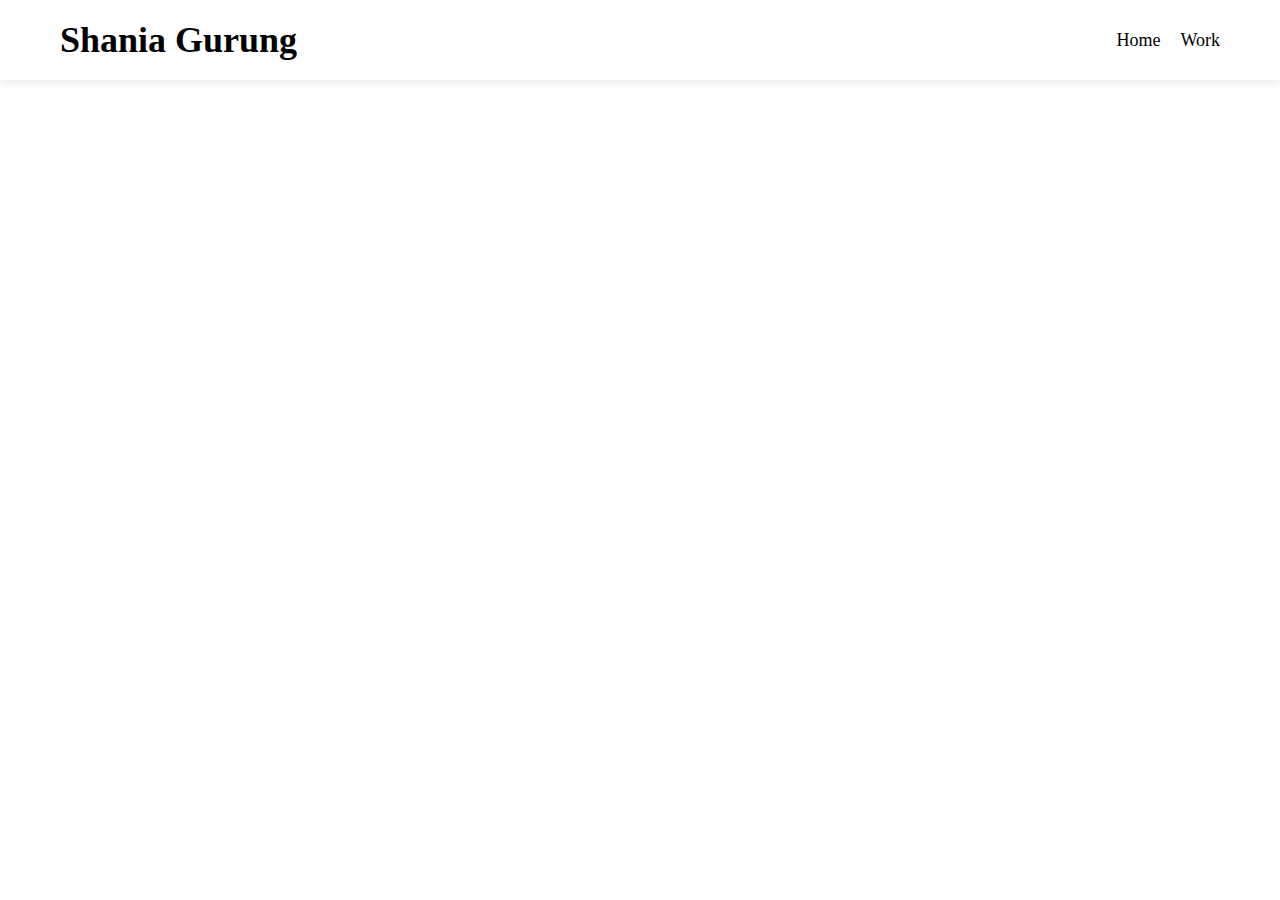
<file: Takeout /index.html>
<!DOCTYPE html>
<html lang="en">
<head>
    <meta charset="UTF-8">
    <meta name="viewport" content="width=device-width, initial-scale=1.0">
    <link rel="stylesheet" href="styles.css">
    <title>Take Out App</title>
</head>
<body>
    <header class="header">
        <h1>
           Shania Gurung 
       </h1>
       <nav class="heading">
           <ul class="nav">
               <li><a href="/Portfolio/index.html">Home</a></li>
               <li><a href="/Portfolio/index.html#work">Work</a></li>
           </ul>
       </nav>
   </header>
</body>
</html>
</file>
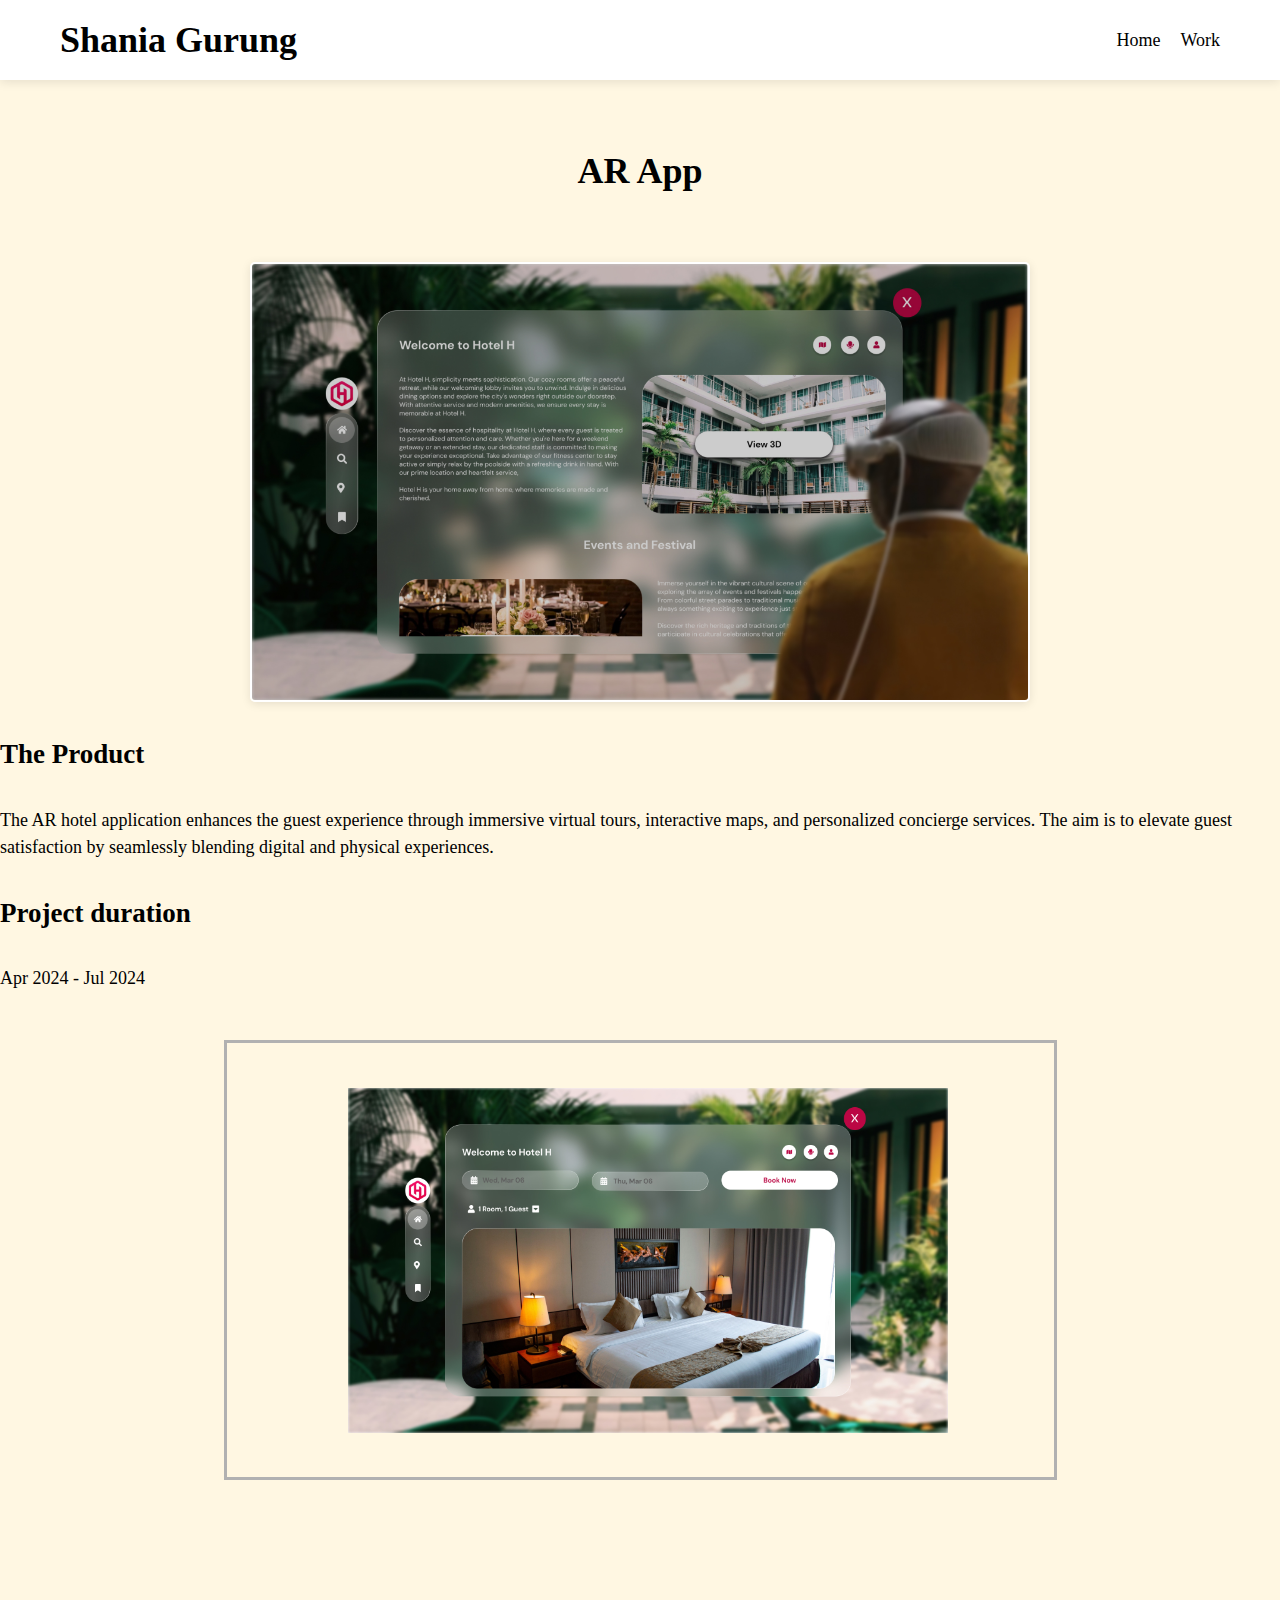
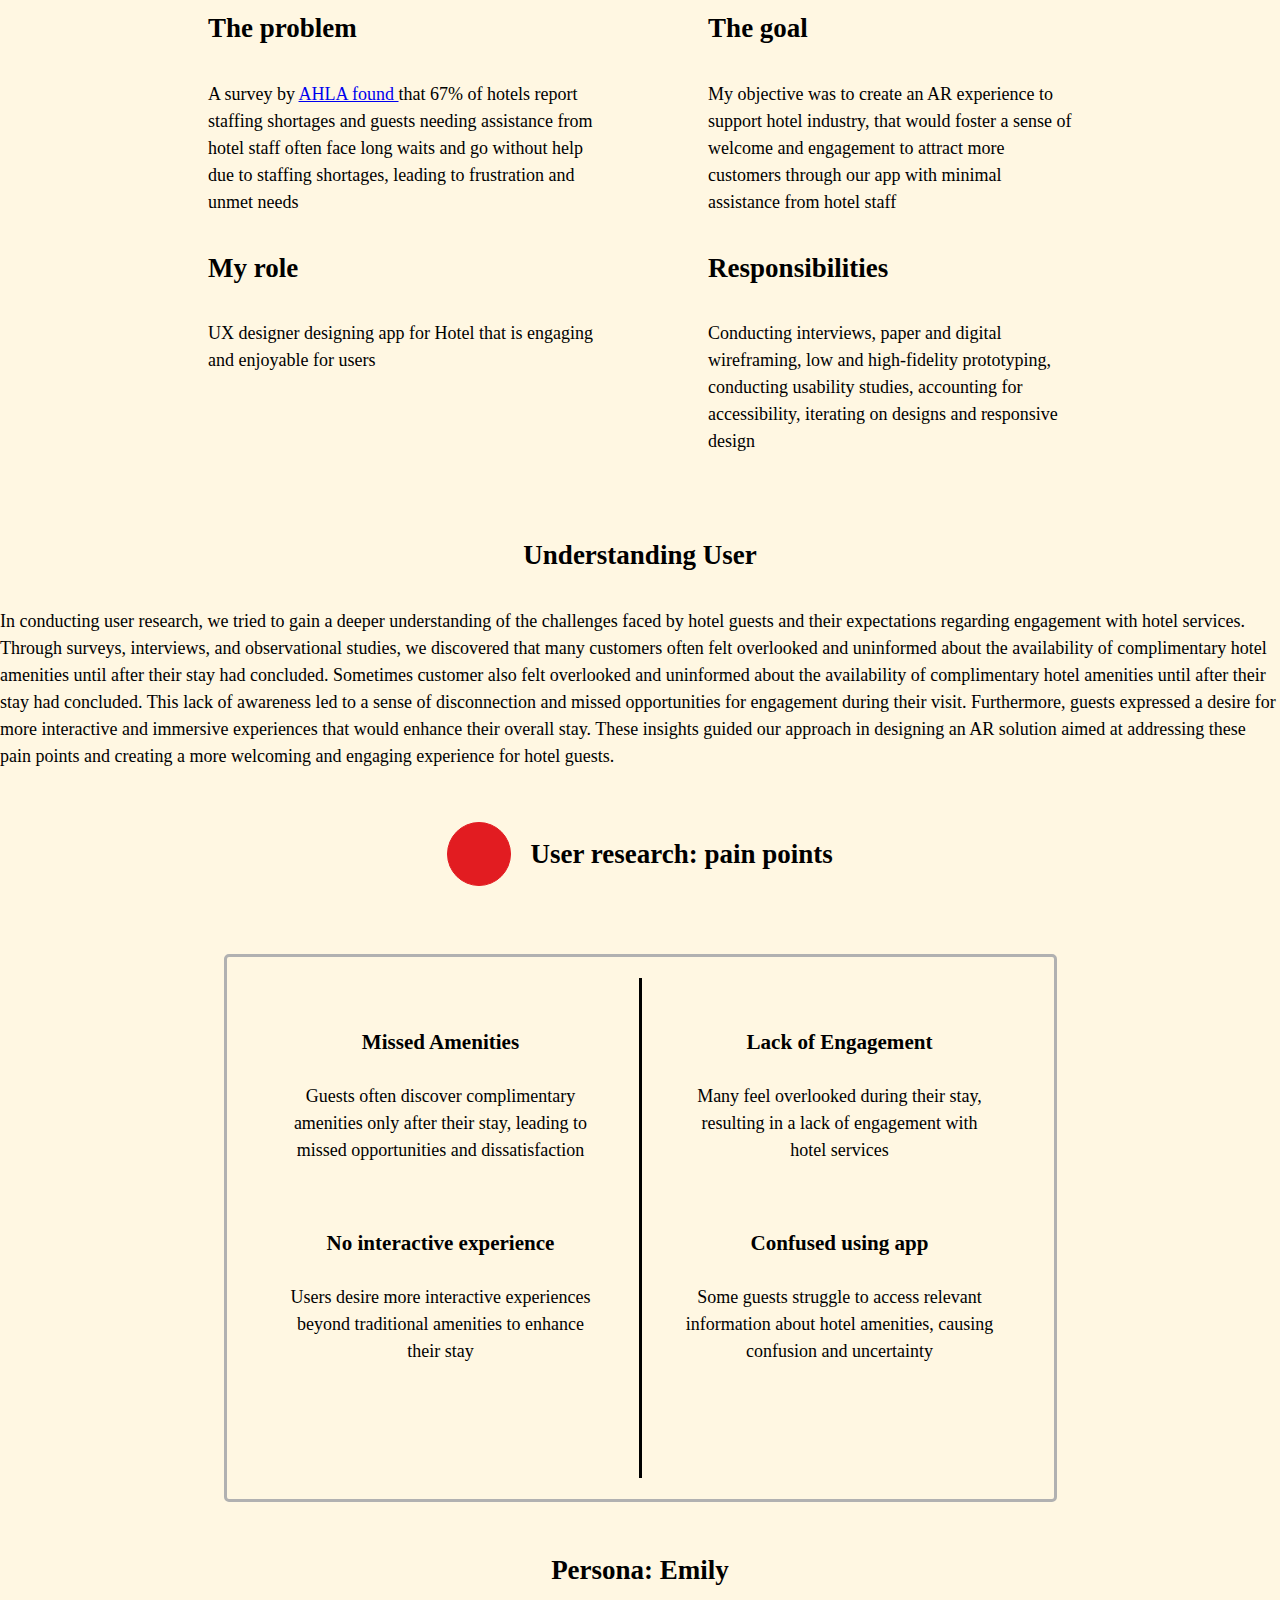
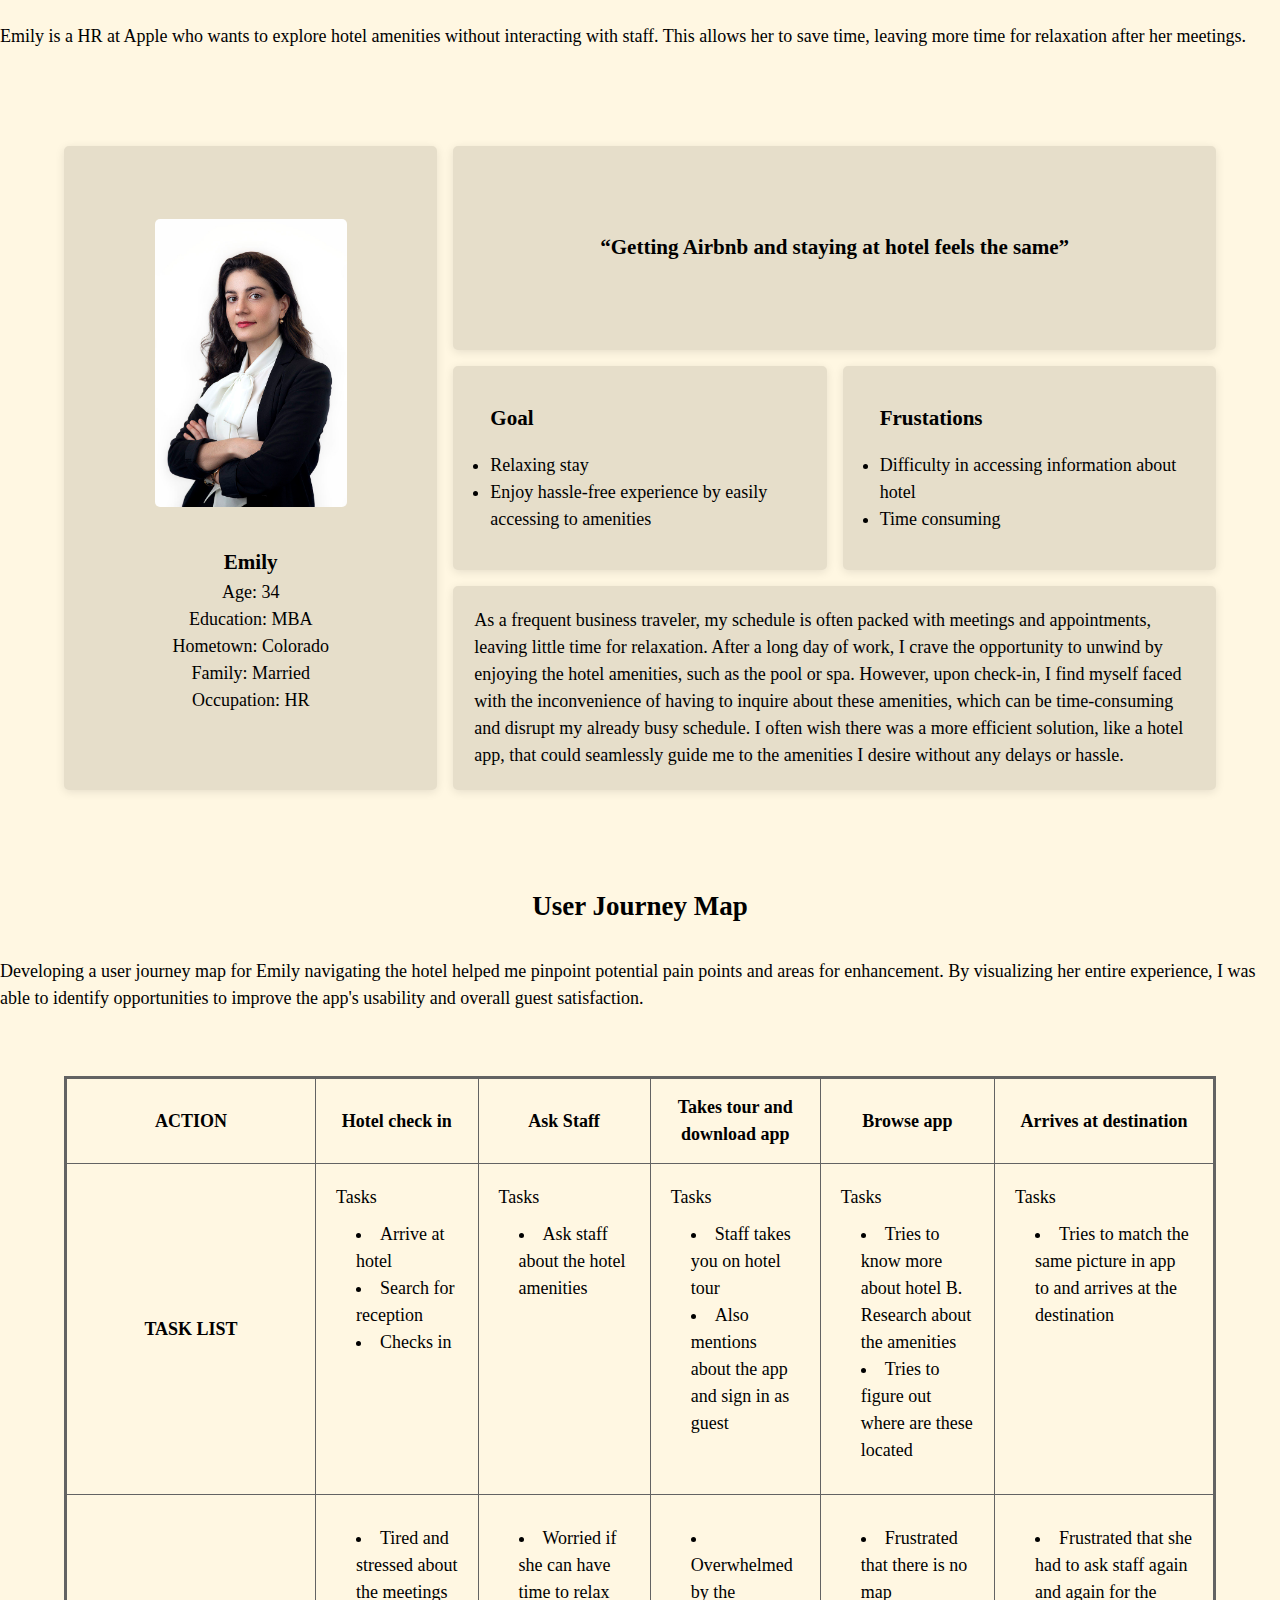
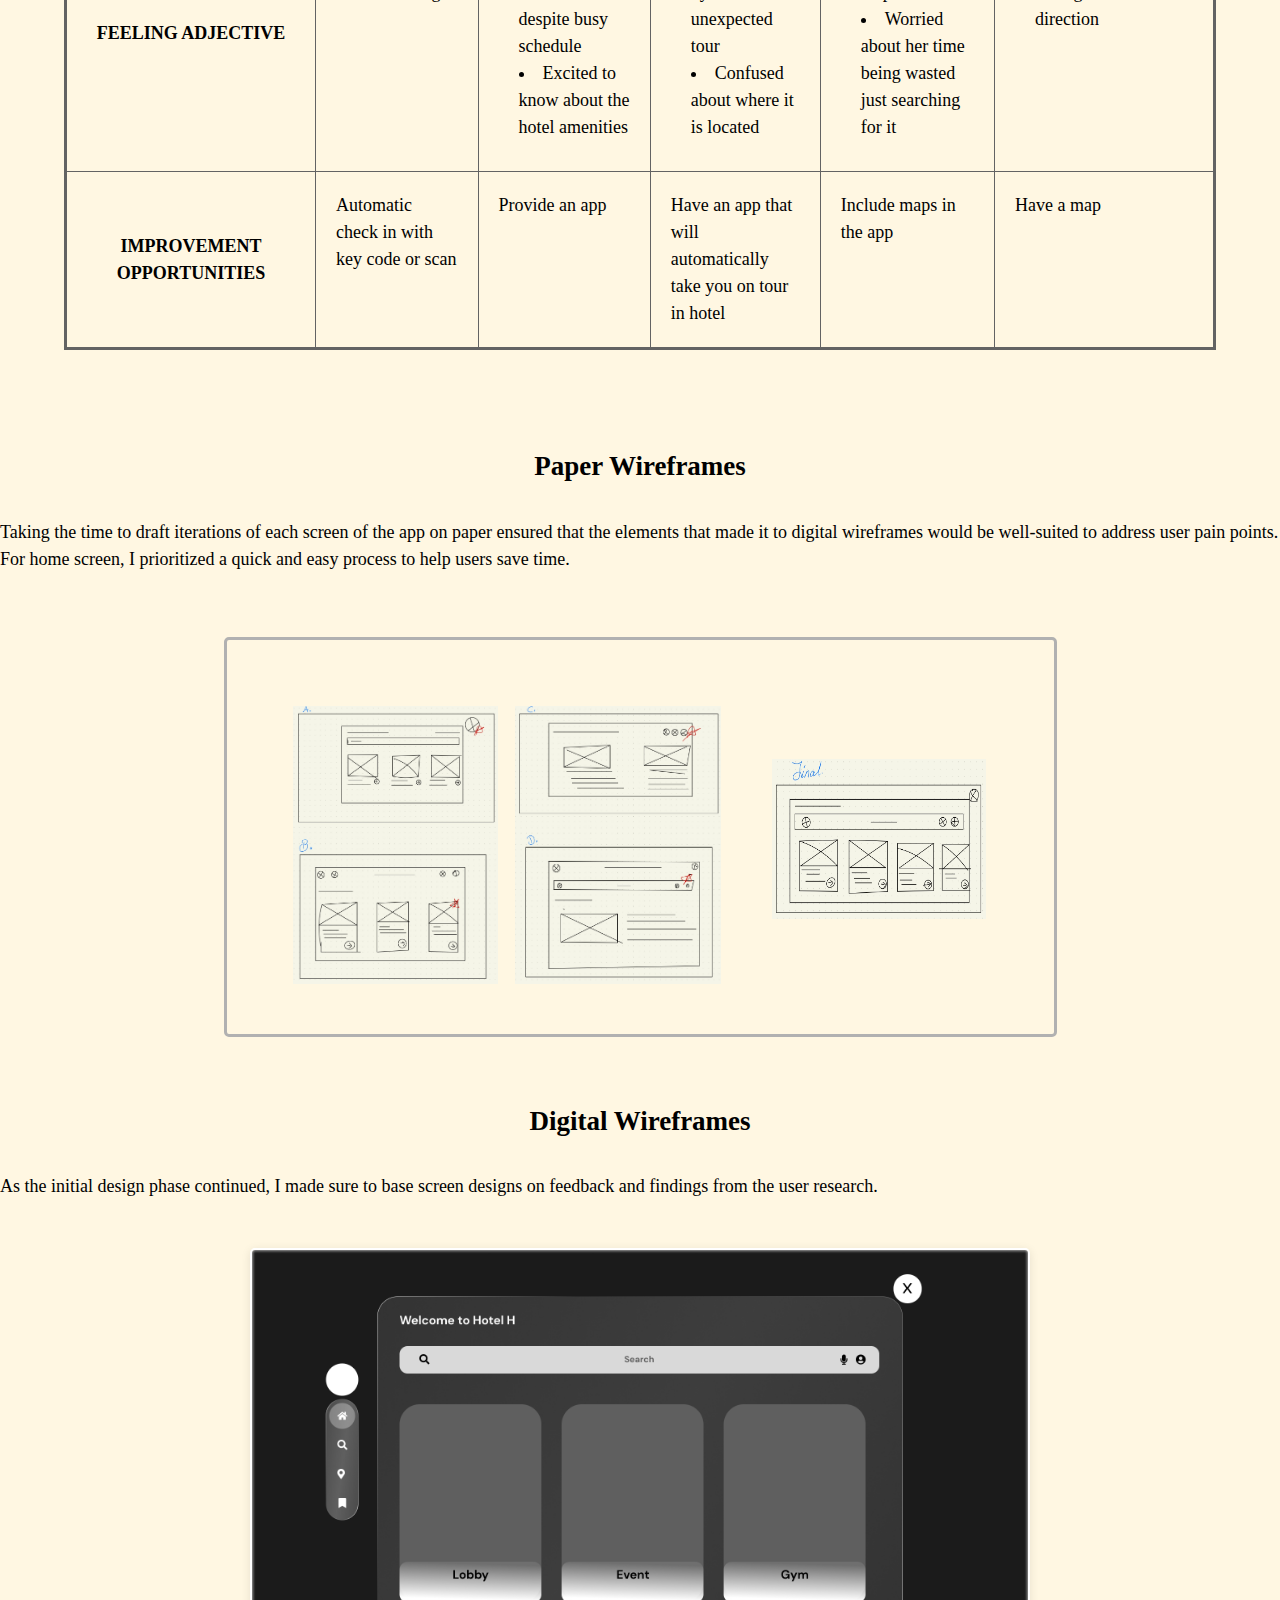
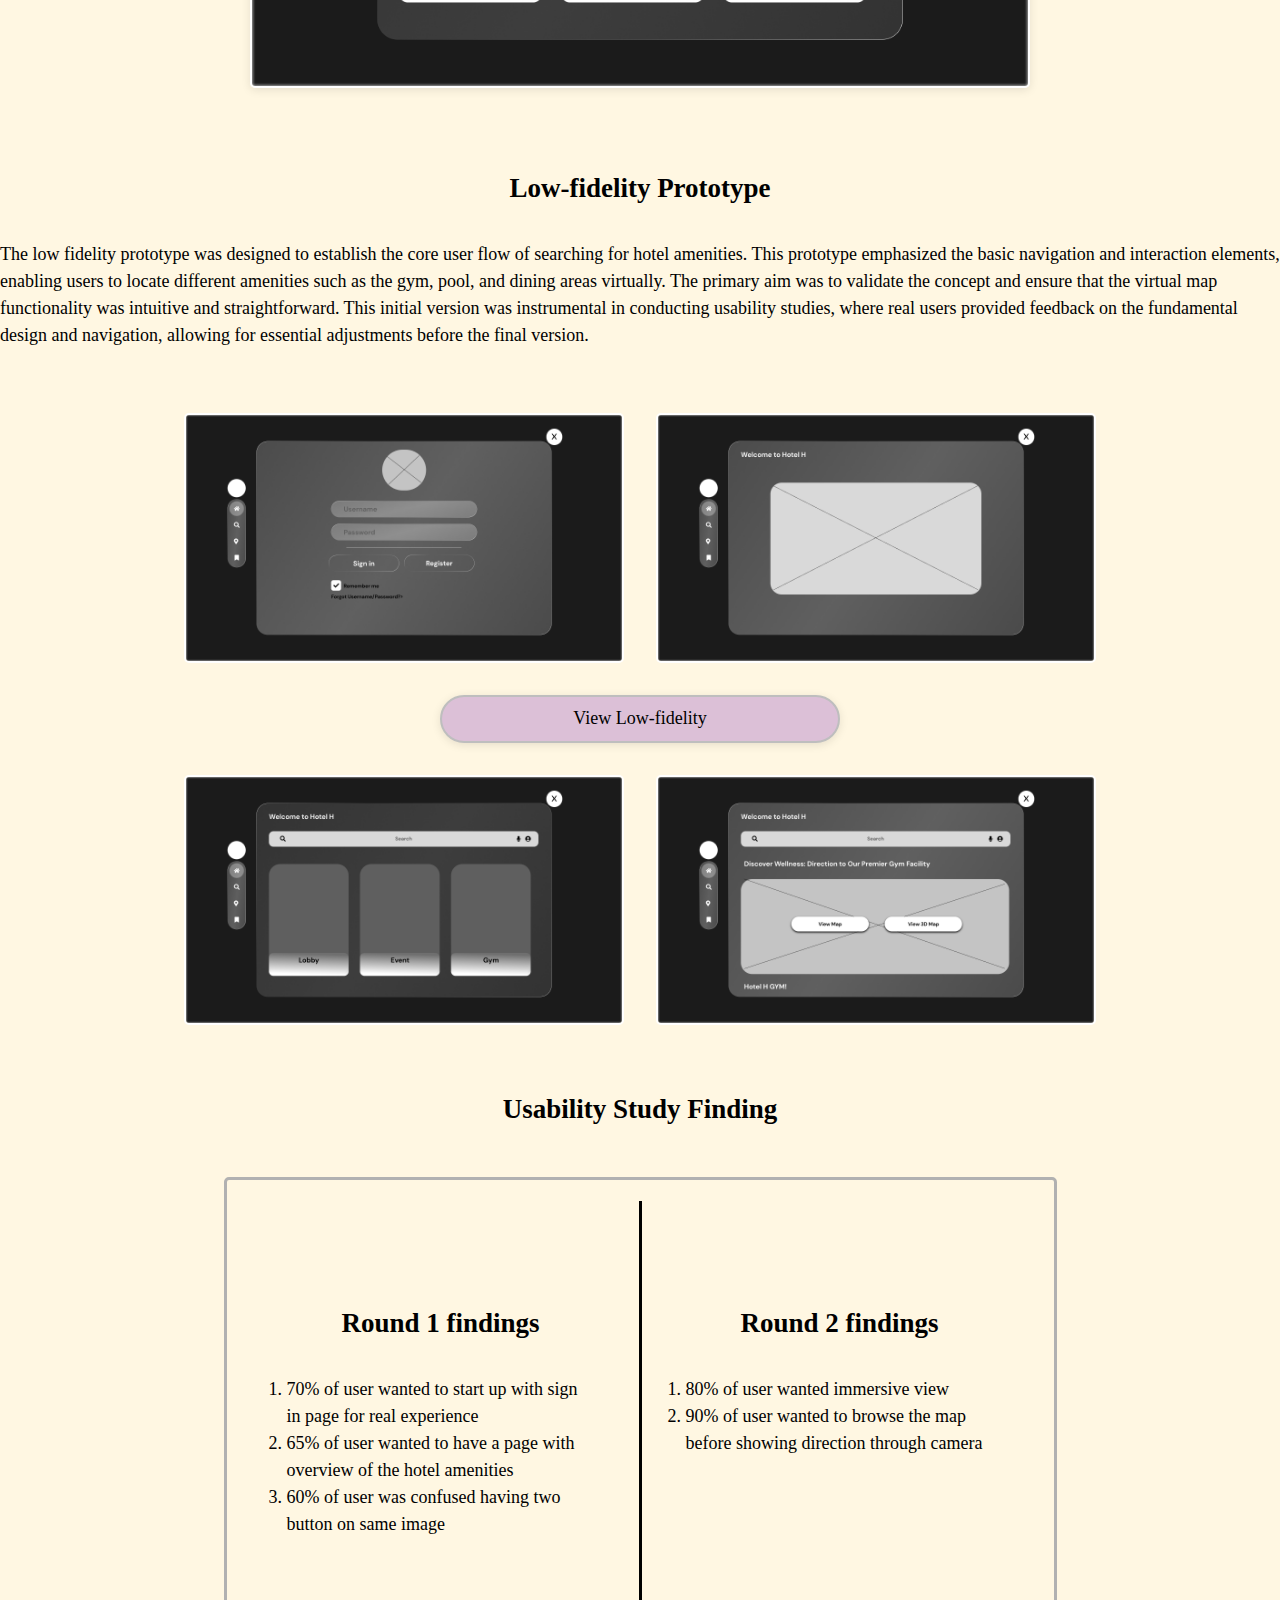
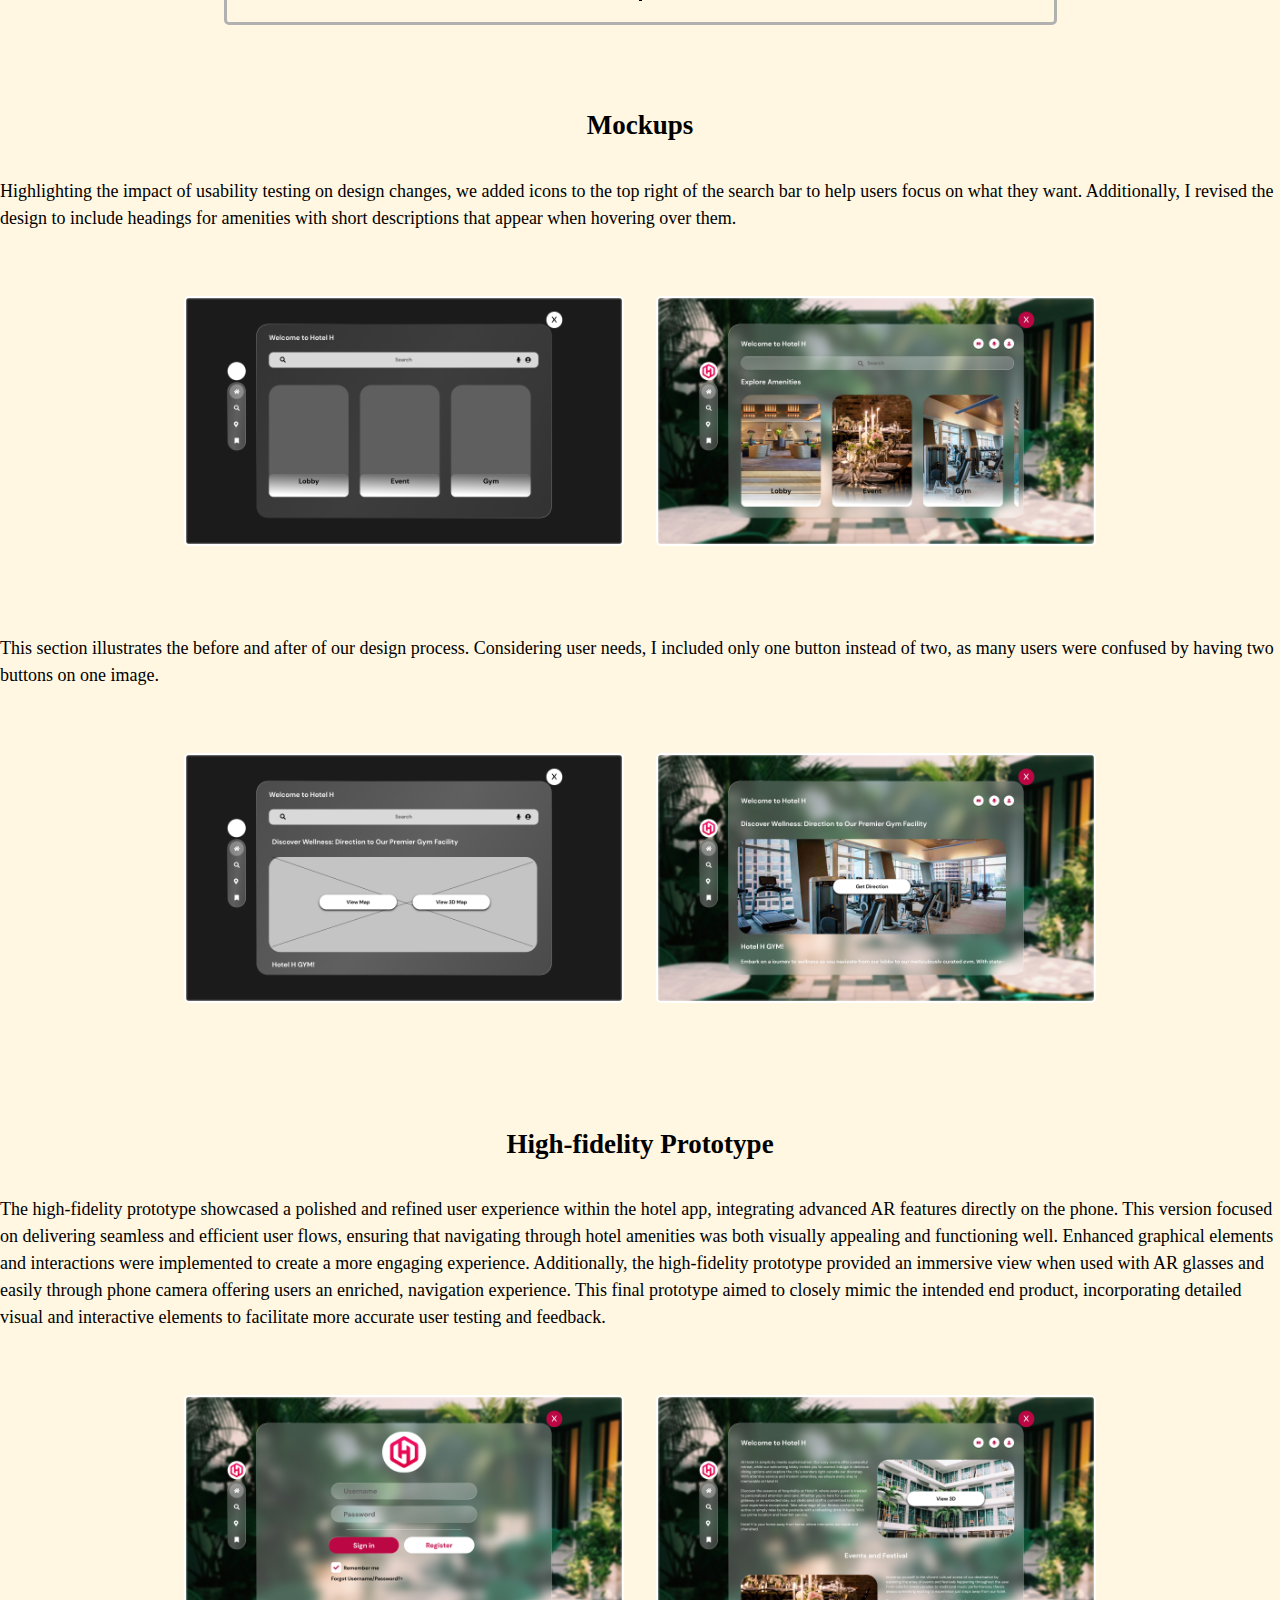
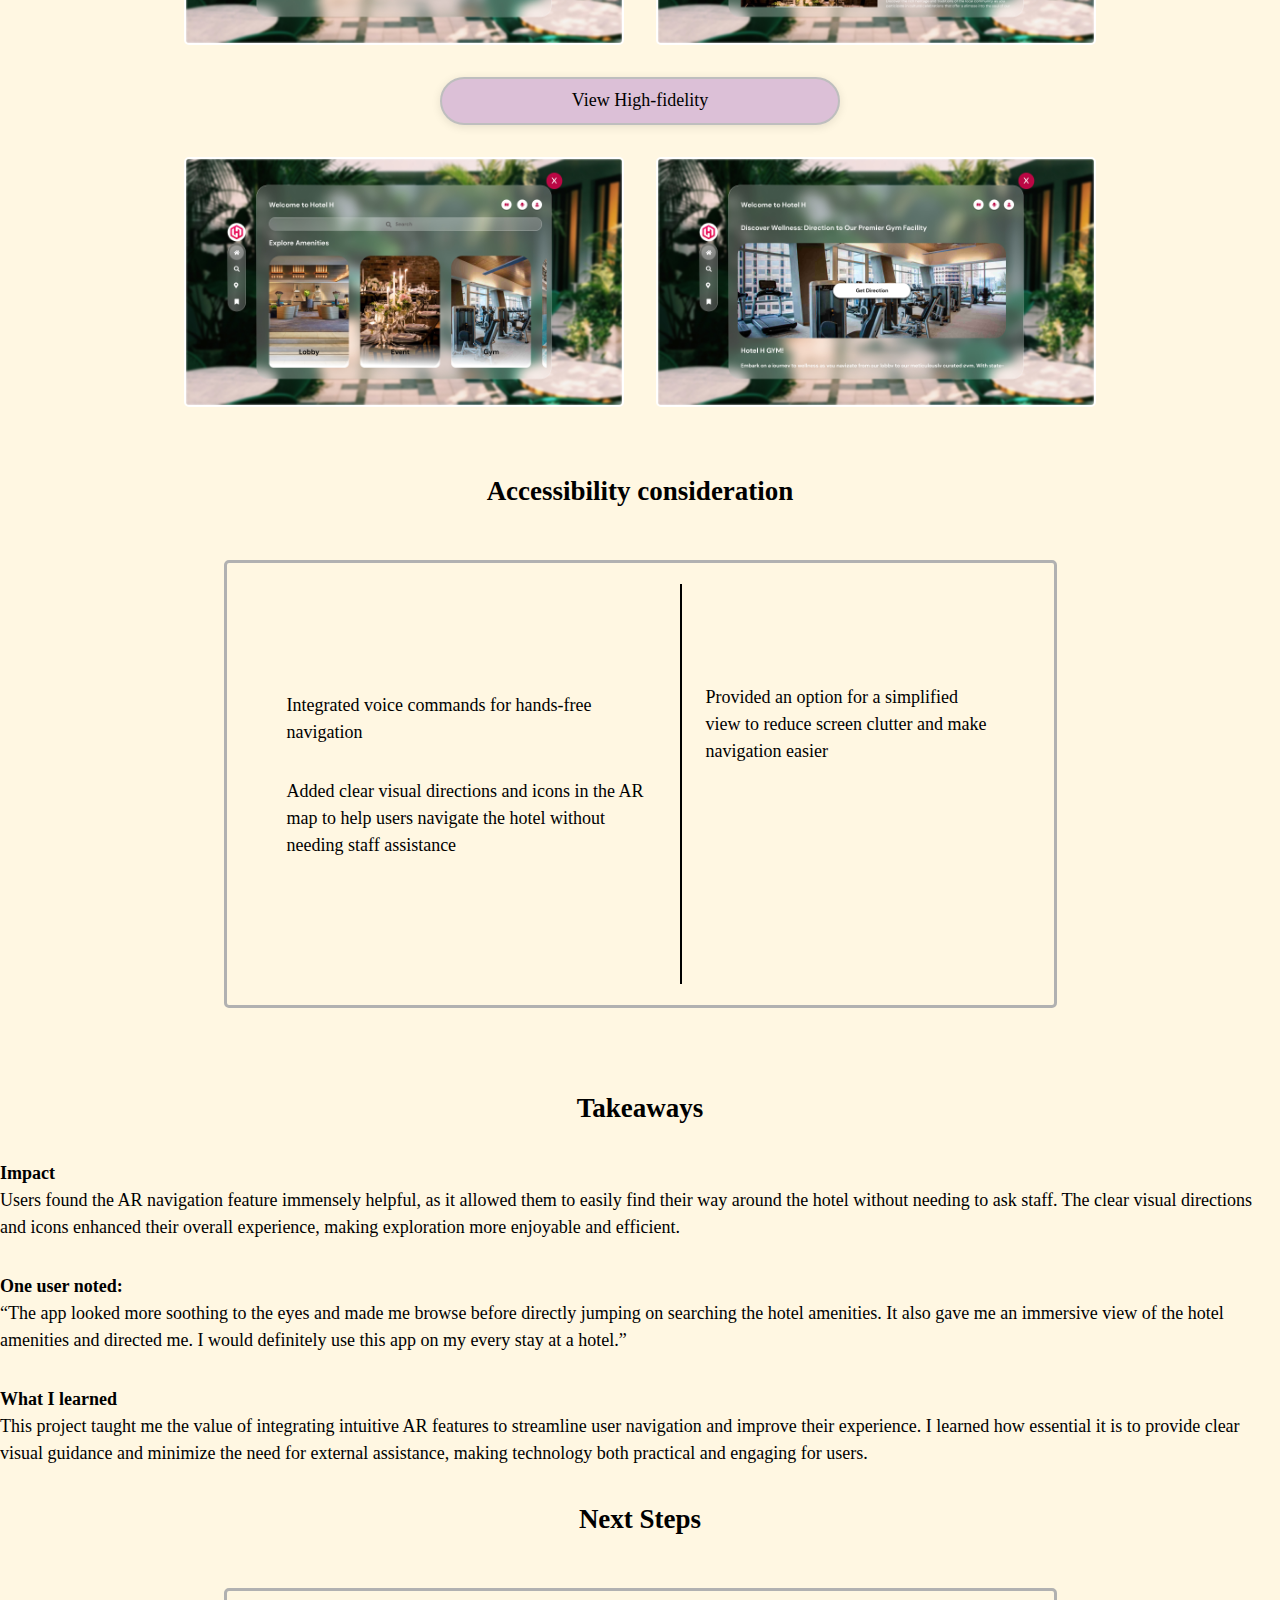
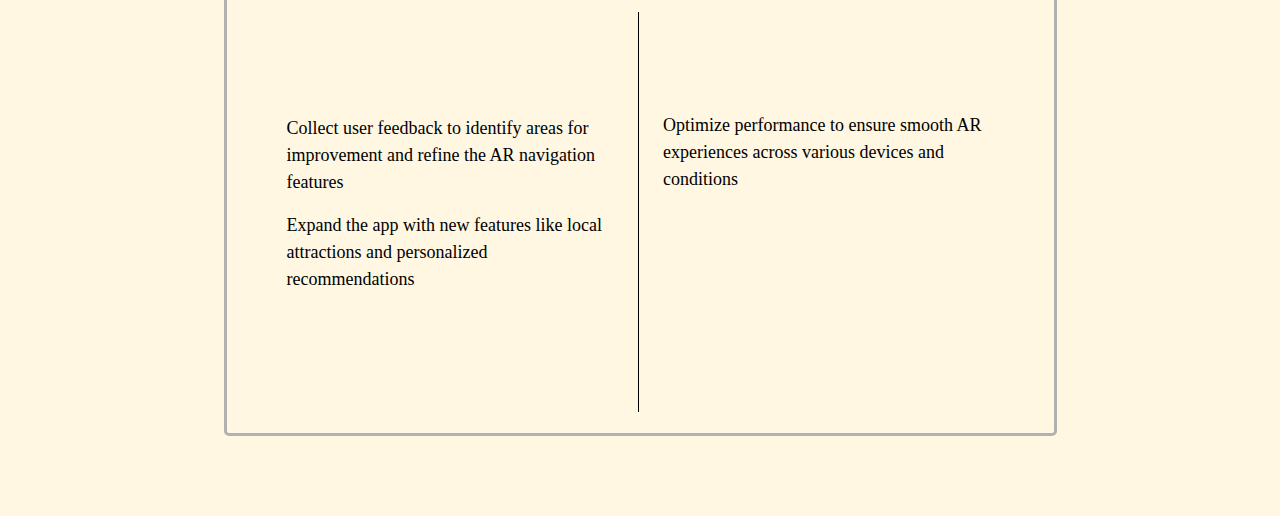
<file: projects/ar-vr/index.html>
<!DOCTYPE html>
<html lang="en">
<head>
    <meta charset="UTF-8">
    <meta name="viewport" content="width=device-width, initial-scale=1.0">
    <link rel="stylesheet" href="./styles.css">
    <title>AR App</title>
</head>
<body>
    <header class="header">
        <h1>
           <a href="../../main.html">Shania Gurung</a> 
       </h1>
       <nav class="heading">
           <ul class="nav">
               <li><a href="../../main.html">Home</a></li>
               <li><a href="../../main.html#work">Work</a></li>
           </ul>
       </nav>
   </header>
        <section id="content">
            <h1>
                AR App
            </h1>
            <div id="introduction">
                <img src="../../assets/ar-vr/ar:vr main pic.jpg" alt="ar//vr profile" class="img-big">
                <h2>
                    The Product
                </h2>
                <p>
                    The AR hotel application enhances the guest experience through immersive virtual tours, interactive maps, and personalized concierge services. The aim is to elevate guest satisfaction by seamlessly blending digital and physical experiences.
                </p>
                <h2>
                    Project duration
                </h2>
                <p>
                    Apr 2024 - Jul 2024
                </p>
                <div class="img-container">
                    <img src="../../assets/ar-vr/Booking.jpg" alt="image" class="img-booking">
                </div>
            </div>
            <div id="project-overview">
                <div class="overview">
                    <h2>
                        The problem
                    </h2>
                    <p>
                        A survey by 
                        <a href="https://hospitalitytech.com/overall-customer-satisfaction-hotels-falls-39-last-year" target="_blank">
                            AHLA found
                        </a> 
                        that 67% of hotels report staffing shortages and  guests needing assistance from hotel staff often face long waits and go without help due to staffing shortages, leading to frustration and unmet needs
                    </p>
                    <h2>
                        My role
                    </h2>
                    <p>
                        UX designer designing app for Hotel that is engaging and enjoyable for users
                    </p>
                </div>
                <div class="overview">
                    <h2>
                        The goal
                    </h2>
                    <p>
                        My objective was to create an AR experience to support hotel industry, that would foster a sense of welcome and engagement to attract more customers  through our app with minimal assistance from hotel staff
                    </p>
                
                    <h2>
                        Responsibilities
                    </h2>
                    <p>
                        Conducting interviews, paper and digital wireframing, low and high-fidelity prototyping, conducting usability studies, accounting for accessibility, iterating on designs and responsive design
                    </p>  
                </div>
                
                </div>
            </div>

            <div id="understanding-user">
                <h2>
                    Understanding User
                </h2>
                <p>
                    In conducting user research, we tried to gain a deeper understanding of the challenges faced by hotel guests and their expectations regarding engagement with hotel services. Through surveys, interviews, and observational studies, we discovered that many customers often felt overlooked and uninformed about the availability of complimentary hotel amenities until after their stay had concluded. Sometimes customer also felt overlooked and uninformed about the availability of complimentary hotel amenities until after their stay had concluded. This lack of awareness led to a sense of disconnection and missed opportunities for engagement during their visit. Furthermore, guests expressed a desire for more interactive and immersive experiences that would enhance their overall stay. These insights guided our approach in designing an AR solution aimed at addressing these pain points and creating a more welcoming and engaging experience for hotel guests.
                </p>
                <div id="user-pp">
                    <div id="red-dot"></div>
                    <h2>
                        User research: pain points
                    </h2>
                </div>
                
                <div id="pain-point">
                    <div class="pp">
                        <h3>
                            Missed Amenities
                        </h3>
                        <p>
                            Guests often discover complimentary amenities only after their stay, leading to missed opportunities and dissatisfaction
                        </p>
                        <h3>
                            No interactive experience
                        </h3>
                        <p>
                            Users desire more interactive experiences beyond traditional amenities to enhance their stay
                        </p>
                    </div>

                    <div id="verticle-line">

                    </div>
                    
                    <div class="pp">
                        <h3>
                            Lack of Engagement
                        </h3>
                        <p>
                            Many feel overlooked during their stay, resulting in a lack of engagement with hotel services
                        </p>
                        <h3>
                            Confused using app
                        </h3>
                        <p>
                            Some  guests struggle to access relevant information about hotel amenities, causing confusion and uncertainty
                        </p>
                    </div>

                    
                </div>

                <h2>
                    Persona: Emily
                </h2>
                <p>
                    Emily is a HR at Apple who wants to explore hotel amenities without interacting with staff. This allows her to save time, leaving more time for relaxation after her meetings.
                </p>
                <div id="persona">
                    <div id="emily-intro" class="persona-detail">
                        <img src="../../assets/ar-vr/emily.JPG" alt="emily-img" class="emily">
                        <h3>
                            Emily
                        </h3>
                        <p>
                            Age: 34
                        </p>
                        <p>
                            Education: MBA
                        </p>
                        <p>   
                            Hometown: Colorado
                        </p> 
                        <p>
                            Family: Married
                        </p>
                        <p>   
                            Occupation: HR
                        </p>
                    </div>
                    <div id="tag-line" class="persona-detail">
                        <h3>
                            “Getting Airbnb and staying at hotel feels the same”
                        </h3>
                    </div>
                    
                    <div id="goals" class="persona-detail">
                        <h3>
                            Goal
                        </h3>
                        <ul>
                            <li>Relaxing stay</li>
                            <li>Enjoy hassle-free experience by easily accessing to amenities</li>
                        </ul>
                    </div>

                    <div id="frustations" class="persona-detail">
                        <h3>
                            Frustations
                        </h3>
                        <ul>
                            <li>
                                Difficulty in accessing information about hotel
                            </li>
                            <li>Time consuming</li>
                        </ul>
                    </div>

                    <div id="descriptions" class="persona-detail">
                        <p>
                           As a frequent business traveler, my schedule is often packed with meetings and appointments, leaving little time for relaxation. After a long day of work, I crave the opportunity to unwind by enjoying the hotel amenities, such as the pool or spa. However, upon check-in, I find myself faced with the inconvenience of having to inquire about these amenities, which can be time-consuming and disrupt my already busy schedule. I often wish there was a more efficient solution, like a hotel app, that could seamlessly guide me to the amenities I desire without any delays or hassle. 
                        </p>
                    </div>
                </div>
                <h2>
                    User Journey Map
                </h2>
                <p>
                    Developing a user journey map for Emily navigating the hotel helped me pinpoint potential pain points and areas for enhancement. By visualizing her entire experience, I was able to identify opportunities to improve the app's usability and overall guest satisfaction.
                </p>
                <table id="user-journey" border="1">
                    <thead>
                        <th>ACTION</th>
                        <th> Hotel check in </th>
                        <th>Ask Staff</th>
                        <th>Takes tour and download app</th>
                        <th>Browse app</th>
                        <th>Arrives at destination</th>
                    </thead>
                    <tbody>
                        <tr>
                            <th>TASK LIST</th>
                            <td> Tasks
                                <ol>
                                    <li>Arrive at hotel</li>
                                    <li>Search for reception</li>
                                    <li>
                                        Checks in
                                    </li>
                                </ol>
                            </td>
                            <td> Tasks
                                <ol>
                                    <li>Ask staff about the hotel amenities</li>
                                </ol>
                            </td>
                            <td>Tasks
                                <ol>
                                    <li>Staff takes you
                                        on hotel tour</li>
                                    <li>Also mentions about the app and
                                        sign in as guest</li>
                                </ol>
                            </td>
                            <td>Tasks
                                <ol>
                                    <li>Tries to know
                                        more about hotel B. Research about
                                        the amenities</li>
                                    <li>Tries to figure out where are these
                                        located</li>
                                </ol>
                            </td>
                            <td>Tasks
                                <ol>
                                    <li>Tries to match the same picture in app to and arrives
                                        at the destination</li>
                                </ol>
                            </td>
                        </tr>
                        <tr>
                            <th>FEELING ADJECTIVE</th>
                            <td>
                                <ol>
                                    <li>
                                        Tired and stressed about the meetings
                                    </li>
                                </ol></td>
                            <td>
                                <ol>
                                    <li>Worried if she can have time to relax despite busy
                                        schedule</li>
                                    <li>Excited to know about the hotel
                                        amenities</li>
                                </ol>
                            </td>
                            <td>
                                <ol>
                                    <li>Overwhelmed by the unexpected
                                        tour</li>
                                    <li>Confused about
                                        where it is located</li>
                                </ol>
                            </td>
                            <td>
                                <ol>
                                    <li>Frustrated that
                                        there is no map</li>
                                    <li>Worried about her time being wasted
                                        just searching for it</li>
                                </ol>
                            </td>
                            <td>
                                <ol>
                                    <li>Frustrated that she had to ask staff again and again for
                                        the direction</li>
                                </ol>
                            </td>
                        </tr>
                        <tr>
                            <th>IMPROVEMENT
                                OPPORTUNITIES</th>
                            <td>
                                Automatic check in with key code or scan
                            </td>
                            <td>
                                Provide an app
                            </td>
                            <td>
                                Have an app that will automatically take you on tour in hotel
                            </td>
                            <td>
                                Include maps in the app
                            </td>
                            <td>
                                Have a map
                            </td>
                        </tr>
                    </tbody>
                </table>
            </div>

            <div id="starting-design">
                <h2>
                    Paper Wireframes
                </h2>
                <p>
                    Taking the time to draft iterations of each screen of the app on paper ensured that the elements that made it to digital wireframes would be well-suited to address user pain points. For home screen, I prioritized a quick and easy process to help users save time.
                </p>
                <div id="paper-wf">
                    <img src="../../assets/ar-vr/Ar wireframe 1.jpg" alt="paper-wireframe-img" class="paper-wireframe">
                    <img src="../../assets/ar-vr/AR wireframe 2.jpg" alt="paper-wireframe-img" class="paper-wireframe">
                    <img src="../../assets/ar-vr/Ar wireframe 3.jpg" alt="paper-wireframe-img" class="paper-wireframe-3">
                </div>

                <h2>
                    Digital Wireframes
                </h2>
                <p>
                    As the initial design phase continued, I made sure to base screen designs on feedback and findings from the user research.
                </p>
                <img src="../../assets/ar-vr/lf 3.jpg" alt="digital-wireframe-img" class="img-big" id="digital-wireframe">

                <h2>
                    Low-fidelity Prototype
                </h2>
                <p>
                    The low fidelity prototype was designed to establish the core user flow of searching for hotel amenities. This prototype emphasized the basic navigation and interaction elements, enabling users to locate different amenities such as the gym, pool, and dining areas virtually. The primary aim was to validate the concept and ensure that the virtual map functionality was intuitive and straightforward. This initial version was instrumental in conducting usability studies, where real users provided feedback on the fundamental design and navigation, allowing for essential adjustments before the final version.
                </p>
                <div class="prototype-img--style">
                    <img src="../../assets/ar-vr/lf 1.png" alt=" low-fidelity prototype img" class="prototype-img">
                    <img src="../../assets/ar-vr/lf 2.jpg" alt="low-fidelity prototype img" class="prototype-img">
                    <a href="https://www.figma.com/proto/CttMP1Tn4oknypAD1ULpqu/AR%2FVR?node-id=125-1669&t=Za0Wgwv5QKRbK26R-1&scaling=scale-down&content-scaling=fixed&page-id=125%3A1618&starting-point-node-id=125%3A1669" class="button" target="_blank">
                        View Low-fidelity
                    </a>
                    <img src="../../assets/ar-vr/lf 3.jpg" alt="low-fidelity prototype img" class="prototype-img">
                    <img src="../../assets/ar-vr/lf 4.jpg" alt="low-fidelity prototype img" class="prototype-img">
                </div>

                <h2>
                    Usability Study Finding
                </h2>
                <div id="usability-study">
                    <div class="round">
                        <h2>
                            Round 1 findings
                        </h2>
                        <ol>
                            <li>
                                70% of user wanted to start up with sign in page for real experience
                            </li>
                            <li>
                                65% of user wanted to have a page with overview of the hotel amenities 
                            </li>
                            <li>
                                60% of user was confused having two button on same image
                            </li>
                        </ol>
                    </div >
                    <div id="verticle-line1"></div>
                    <div class="round">
                        <h2>
                            Round 2 findings
                        </h2>
                        <ol>
                            <li>
                                80% of user wanted immersive view
                            </li>
                            <li>
                                90% of user wanted to browse the map before showing direction through camera
                            </li>
                        </ol>
                    </div>
                    
                </div>
            </div>

            <div id="refining-design">
                <h2>
                    Mockups
                </h2>
                <p>
                    Highlighting the impact of usability testing on design changes, we added icons to the top right of the search bar to help users focus on what they want. Additionally, I revised the design to include headings for amenities with short descriptions that appear when hovering over them.
                </p>
                <div class="prototype-img--style">
                    <img src="../../assets/ar-vr/lf 3.jpg" alt="mockup-img" class="prototype-img">
                    <img src="../../assets/ar-vr/mu 1.jpg" alt="mockup-img" class="prototype-img">
                </div>
                    <p>
                    This section illustrates the before and after of our design process. Considering user needs, I included only one button instead of two, as many users were confused by having two buttons on one image.
                </p>
                <div class="prototype-img--style">
                    <img src="../../assets/ar-vr/lf 4.jpg" alt="mockup-img" class="prototype-img">
                    <img src="../../assets/ar-vr/mu 2.jpg" alt="mockup-img" class="prototype-img">
                </div>
                <h2>
                    High-fidelity Prototype
                </h2>
                <p>
                    The high-fidelity prototype showcased a polished and refined user experience within the hotel app, integrating advanced AR features directly on the phone. This version focused on delivering seamless and efficient user flows, ensuring that navigating through hotel amenities was both visually appealing and functioning well. Enhanced graphical elements and interactions were implemented to create a more engaging experience. Additionally, the high-fidelity prototype provided an immersive view when used with AR glasses and easily through phone camera offering users an enriched, navigation experience. This final prototype aimed to closely mimic the intended end product, incorporating detailed visual and interactive elements to facilitate more accurate user testing and feedback.
                </p>
                <div class="prototype-img--style">
                    <img src="../../assets/ar-vr/hf 1.jpg" alt="high-fidelity-img" class="prototype-img">
                    <img src="../../assets/ar-vr/hf 2.jpg" alt="high-fidelity-img" class="prototype-img">
                    <a href="https://www.figma.com/proto/CttMP1Tn4oknypAD1ULpqu/AR%2FVR?node-id=70-1329&t=gACW8inQHxLRU7YP-1&scaling=scale-down&content-scaling=fixed&page-id=0%3A1&starting-point-node-id=70%3A1329" class="button" target="_blank">
                        View High-fidelity
                    </a>
                    <img src="../../assets/ar-vr/mu 1.jpg" alt="high-fidelity-img" class="prototype-img">
                    <img src="../../assets/ar-vr/mu 2.jpg" alt="high-fidelity-img" class="prototype-img">
                </div>

                <h2>
                    Accessibility consideration
                </h2>
                <div id="accessibility">
                    <div class="accessibility-points">
                        <p>
                            Integrated voice commands for hands-free navigation
                        </p>
                        <p>
                            Added clear visual directions and icons in the AR map to help users navigate the hotel without needing staff assistance
                        </p>
                    </div>
                    <div id="verticle-line2"></div>
                    <div class="accessibility-points" id="access-p">
                        <p>
                            Provided an option for a simplified view to reduce screen clutter and make navigation easier
                        </p>
                    </div>
                    
                </div>
            </div>

            <div id="going-forward">
                <h2>
                    Takeaways
                </h2>
                <div class="takeaaway">
                    <h4>
                        Impact 
                    </h4>
                    <p>
                        Users found the AR navigation feature immensely helpful, as it allowed them to easily find their way around the hotel without needing to ask staff. The clear visual directions and icons enhanced their overall experience, making exploration more enjoyable and efficient. 
                    </p>
                </div>
                
                <div class="takeaaway">
                    <h4>
                        One user noted:
                    </h4>
                    <p>
                        “The app looked more soothing to the eyes and made me browse before directly jumping on searching the hotel amenities. It also gave me an immersive view of the hotel amenities and directed me. I would definitely use this app on my every stay at a hotel.” 
                    </p>
                </div>
                
                <div class="takeaaway">
                    <h4>
                        What I learned
                    </h4>
                    <p>
                        This project taught me the value of integrating intuitive AR features to streamline user navigation and improve their experience. I learned how essential it is to provide clear visual guidance and minimize the need for external assistance, making technology both practical and engaging for users.
                    </p>
                </div>
                
                <h2>
                    Next Steps
                </h2>
                <div id="nextstep">
                    <div class="next-step">
                        <p>
                            Collect user feedback to identify areas for improvement and refine the AR navigation features
                        </p>
                        <p>
                            Expand the app with new features like local attractions and personalized recommendations
                        </p>
                    </div>
                    <div id="verticle-line2"></div>
                    <div class="next-step" id="next-step-point">
                       <p>
                            Optimize performance to ensure smooth AR experiences across various devices and conditions
                        </p> 
                    </div>
                    
                </div>
            </div>

        </section>
</body>
</html>
</file>
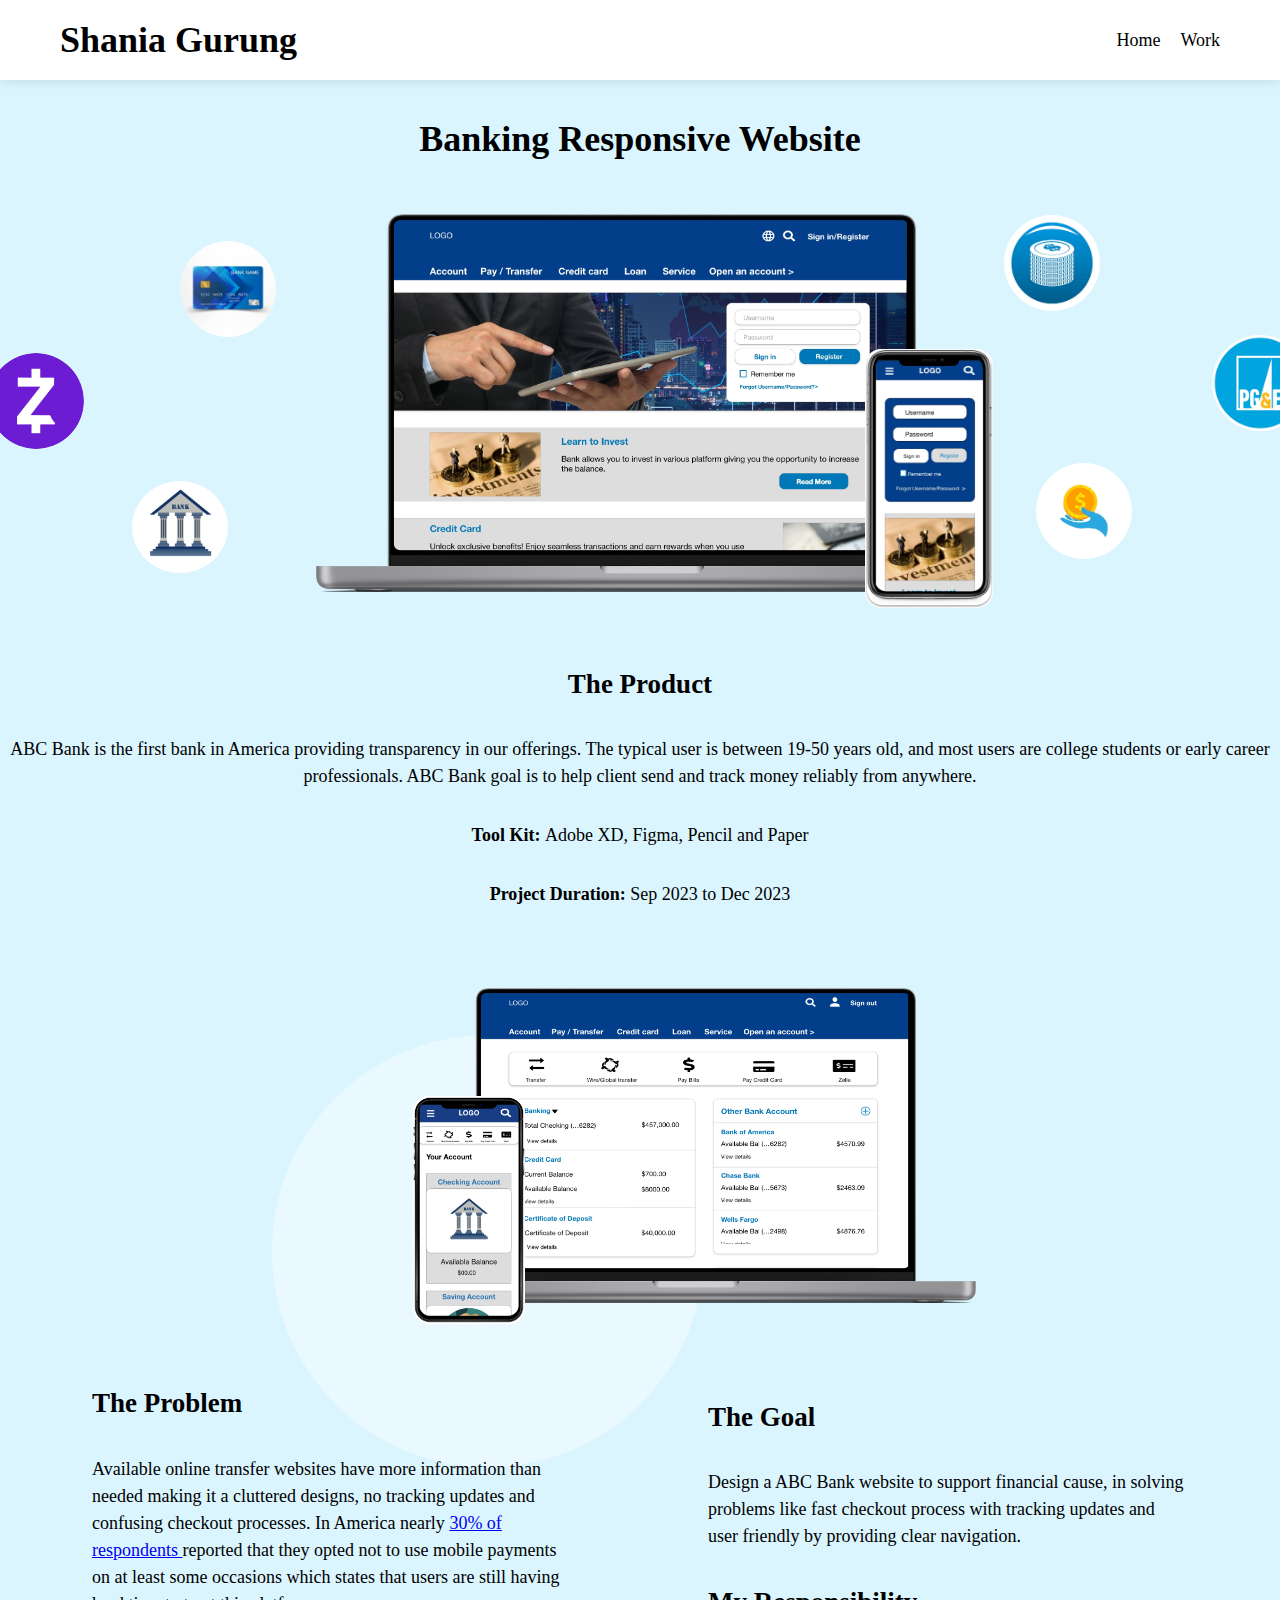
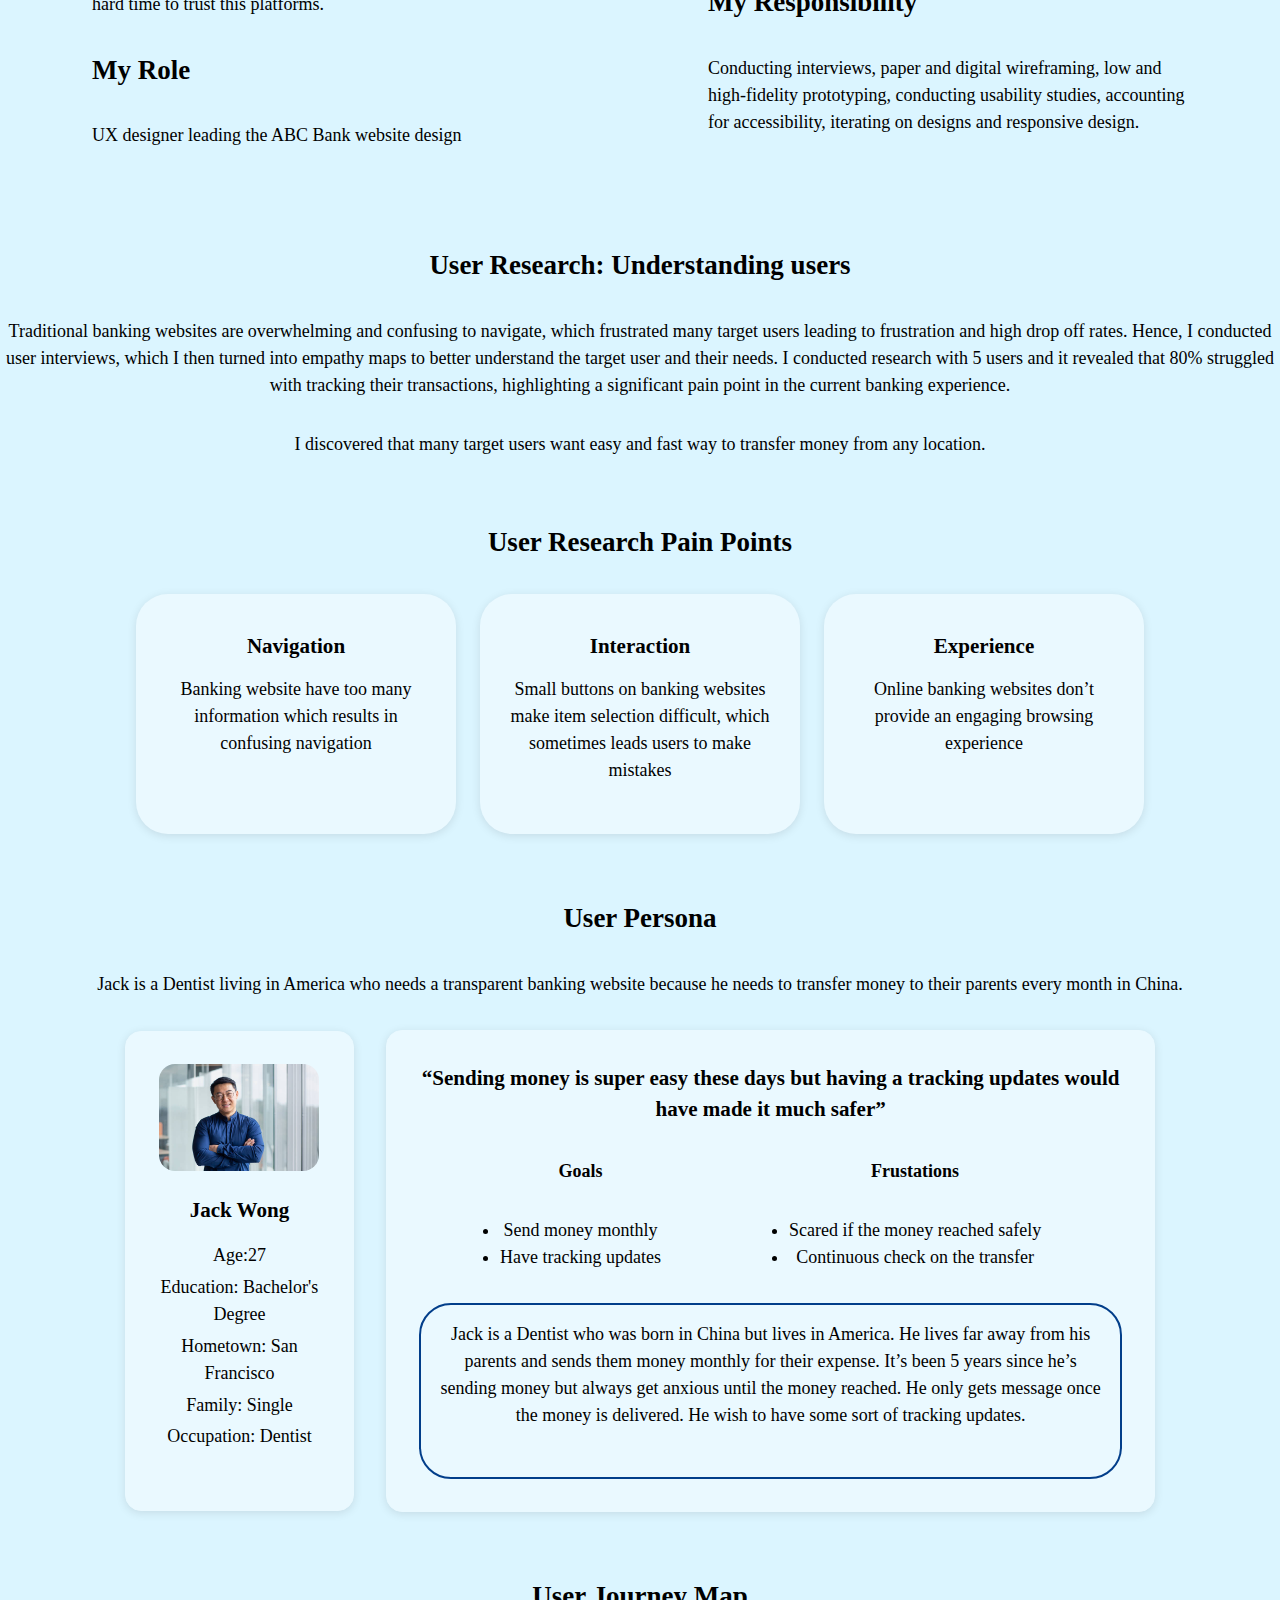
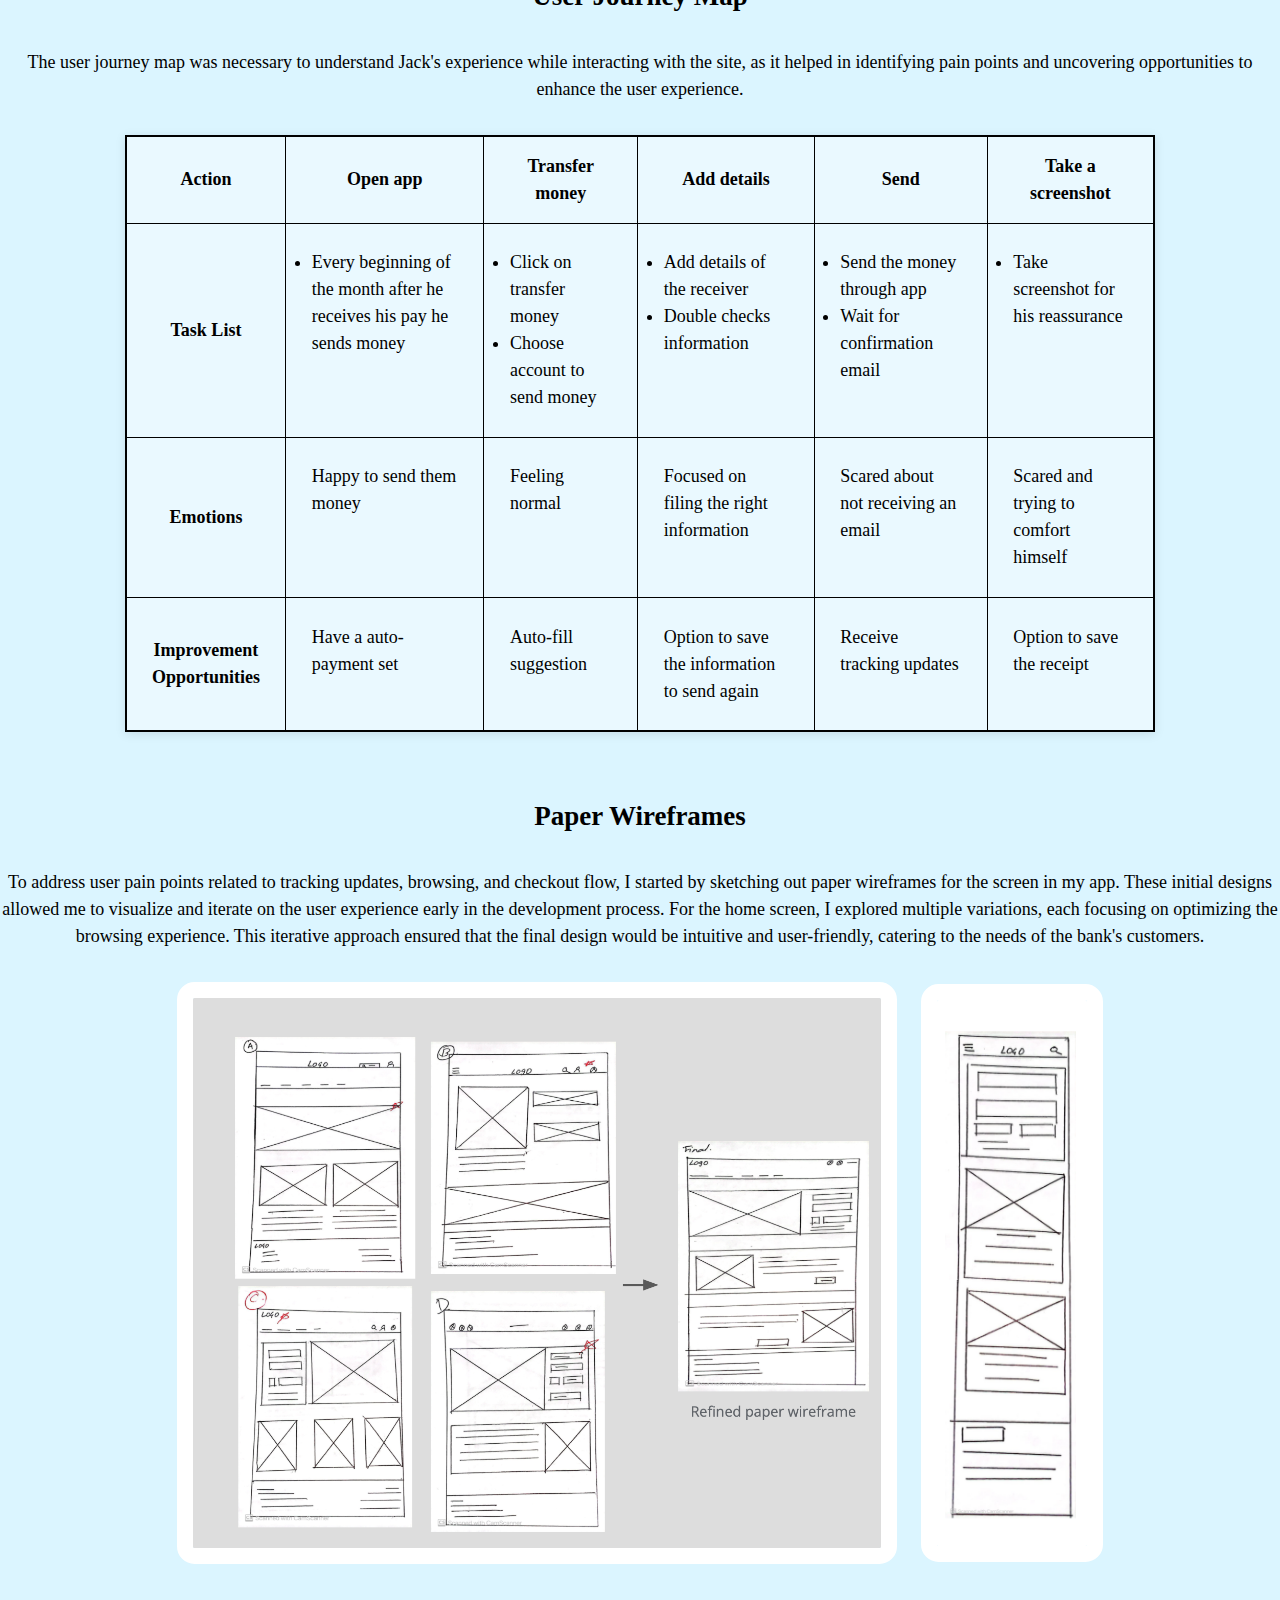
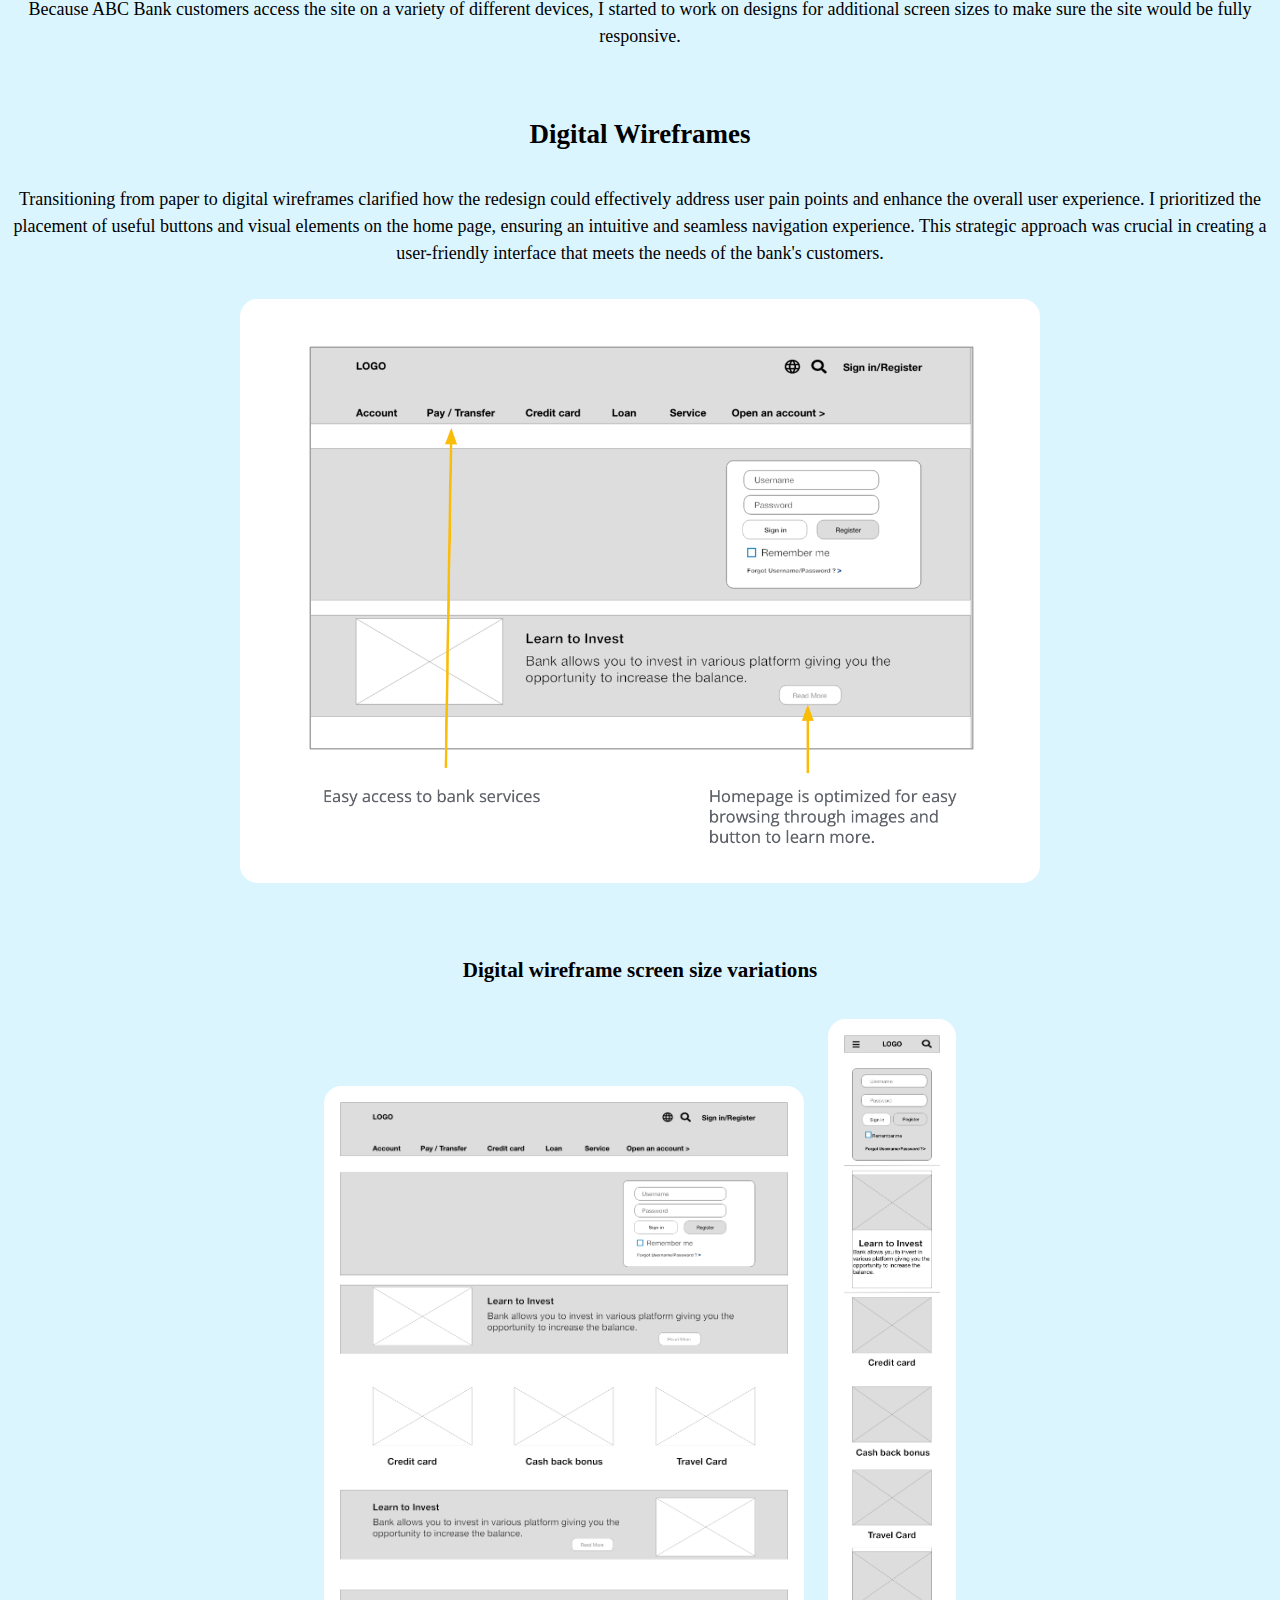
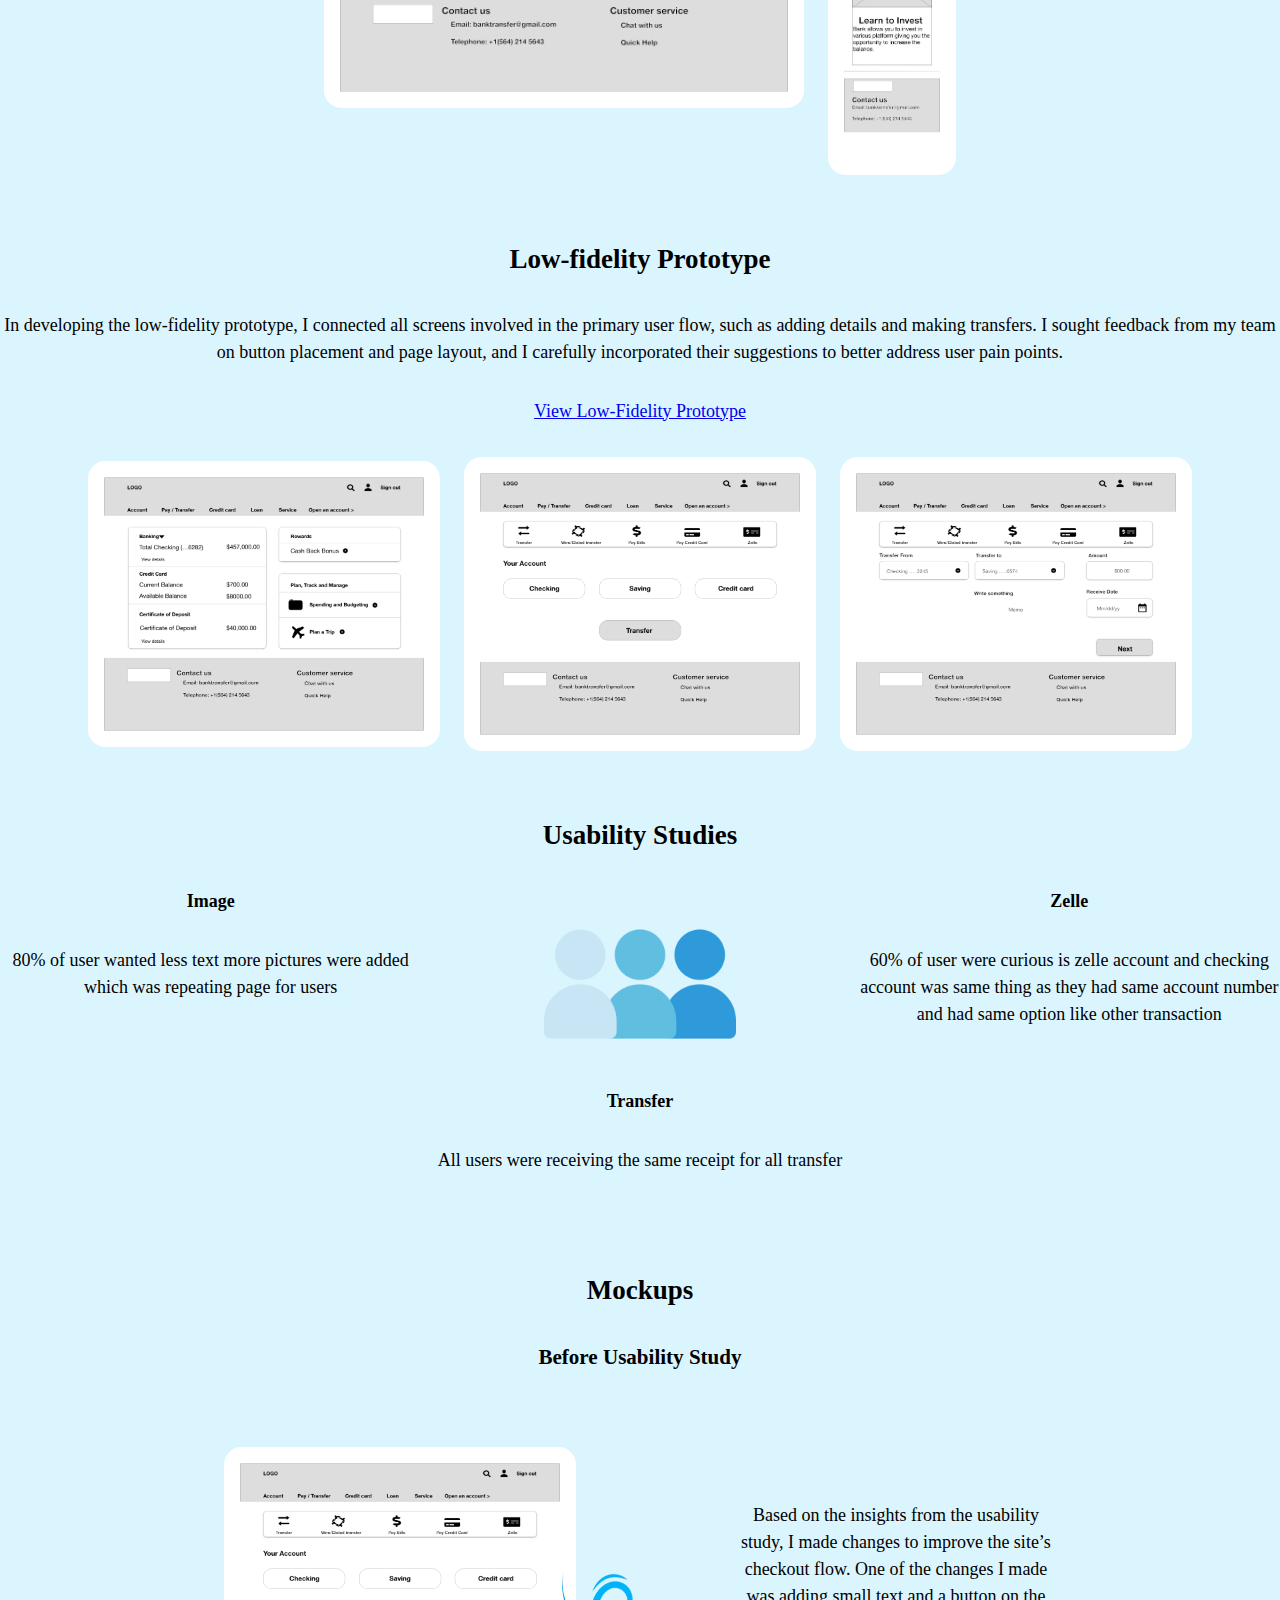
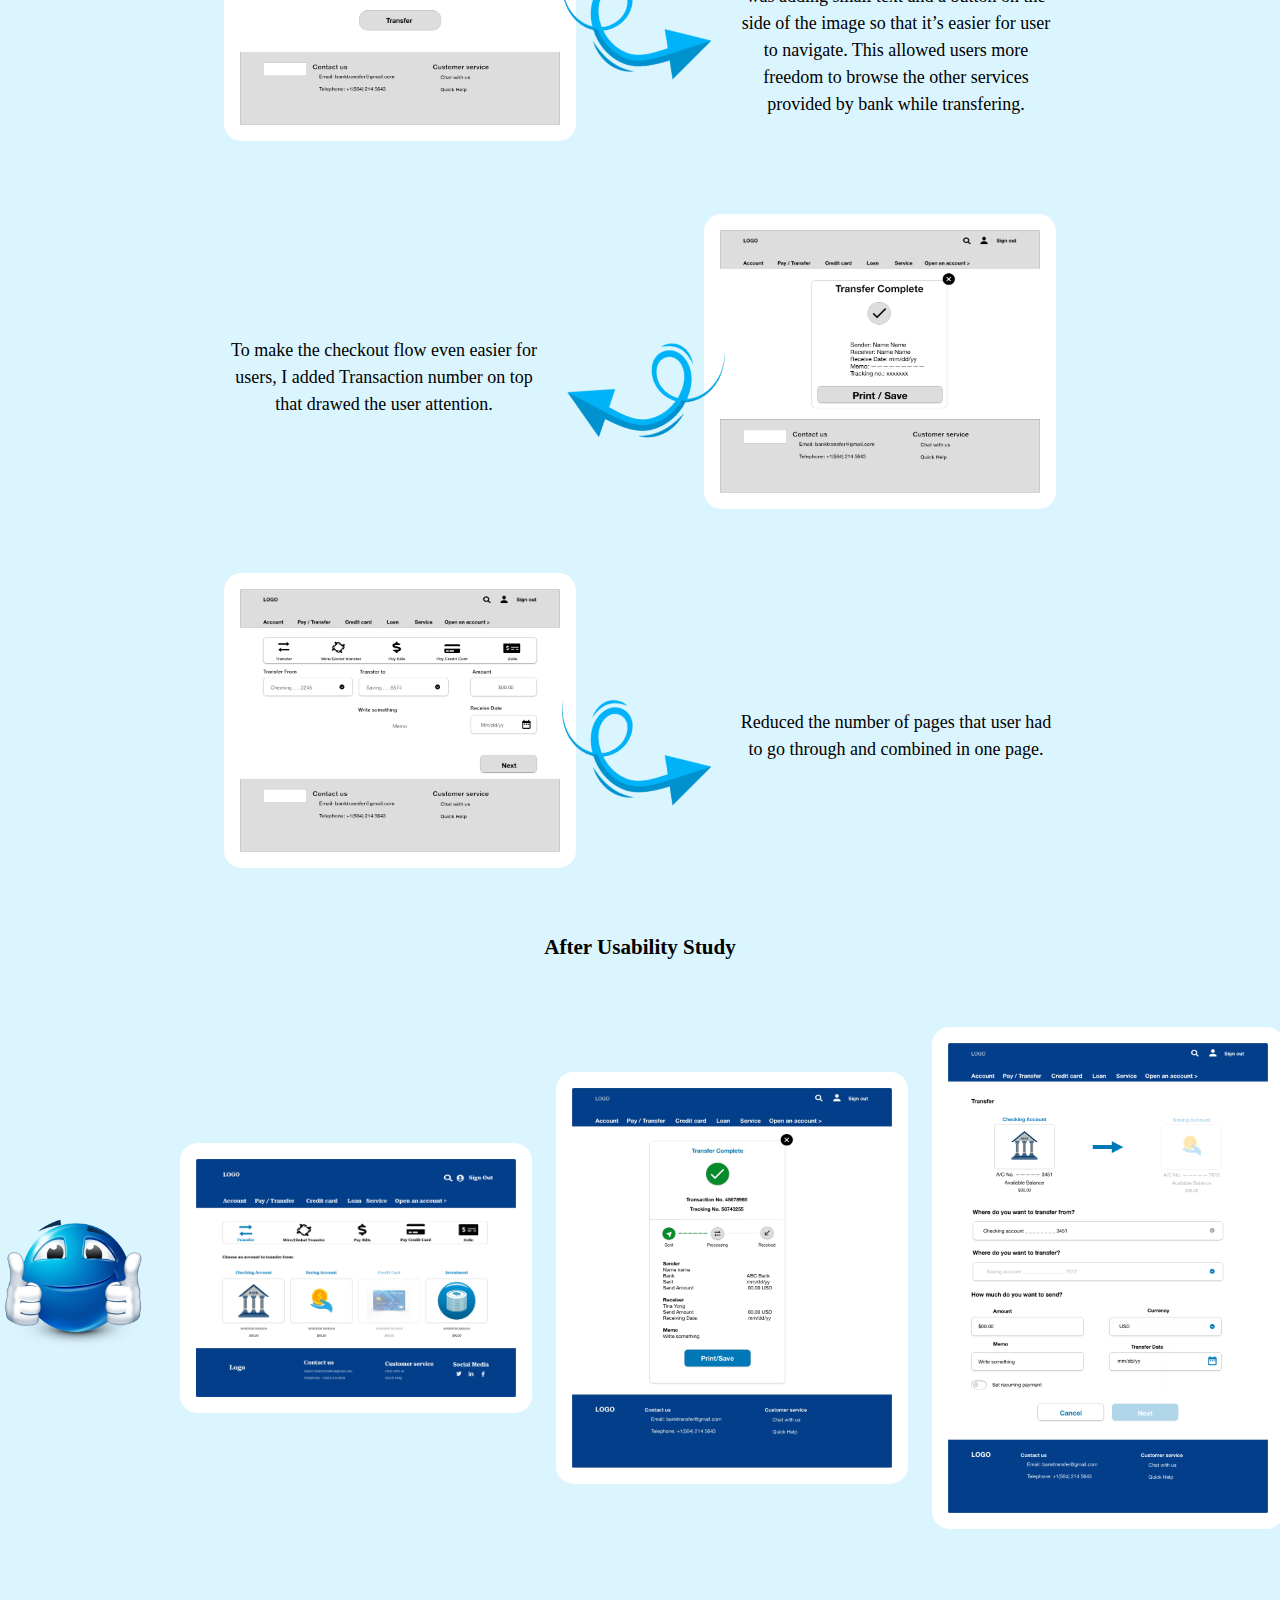
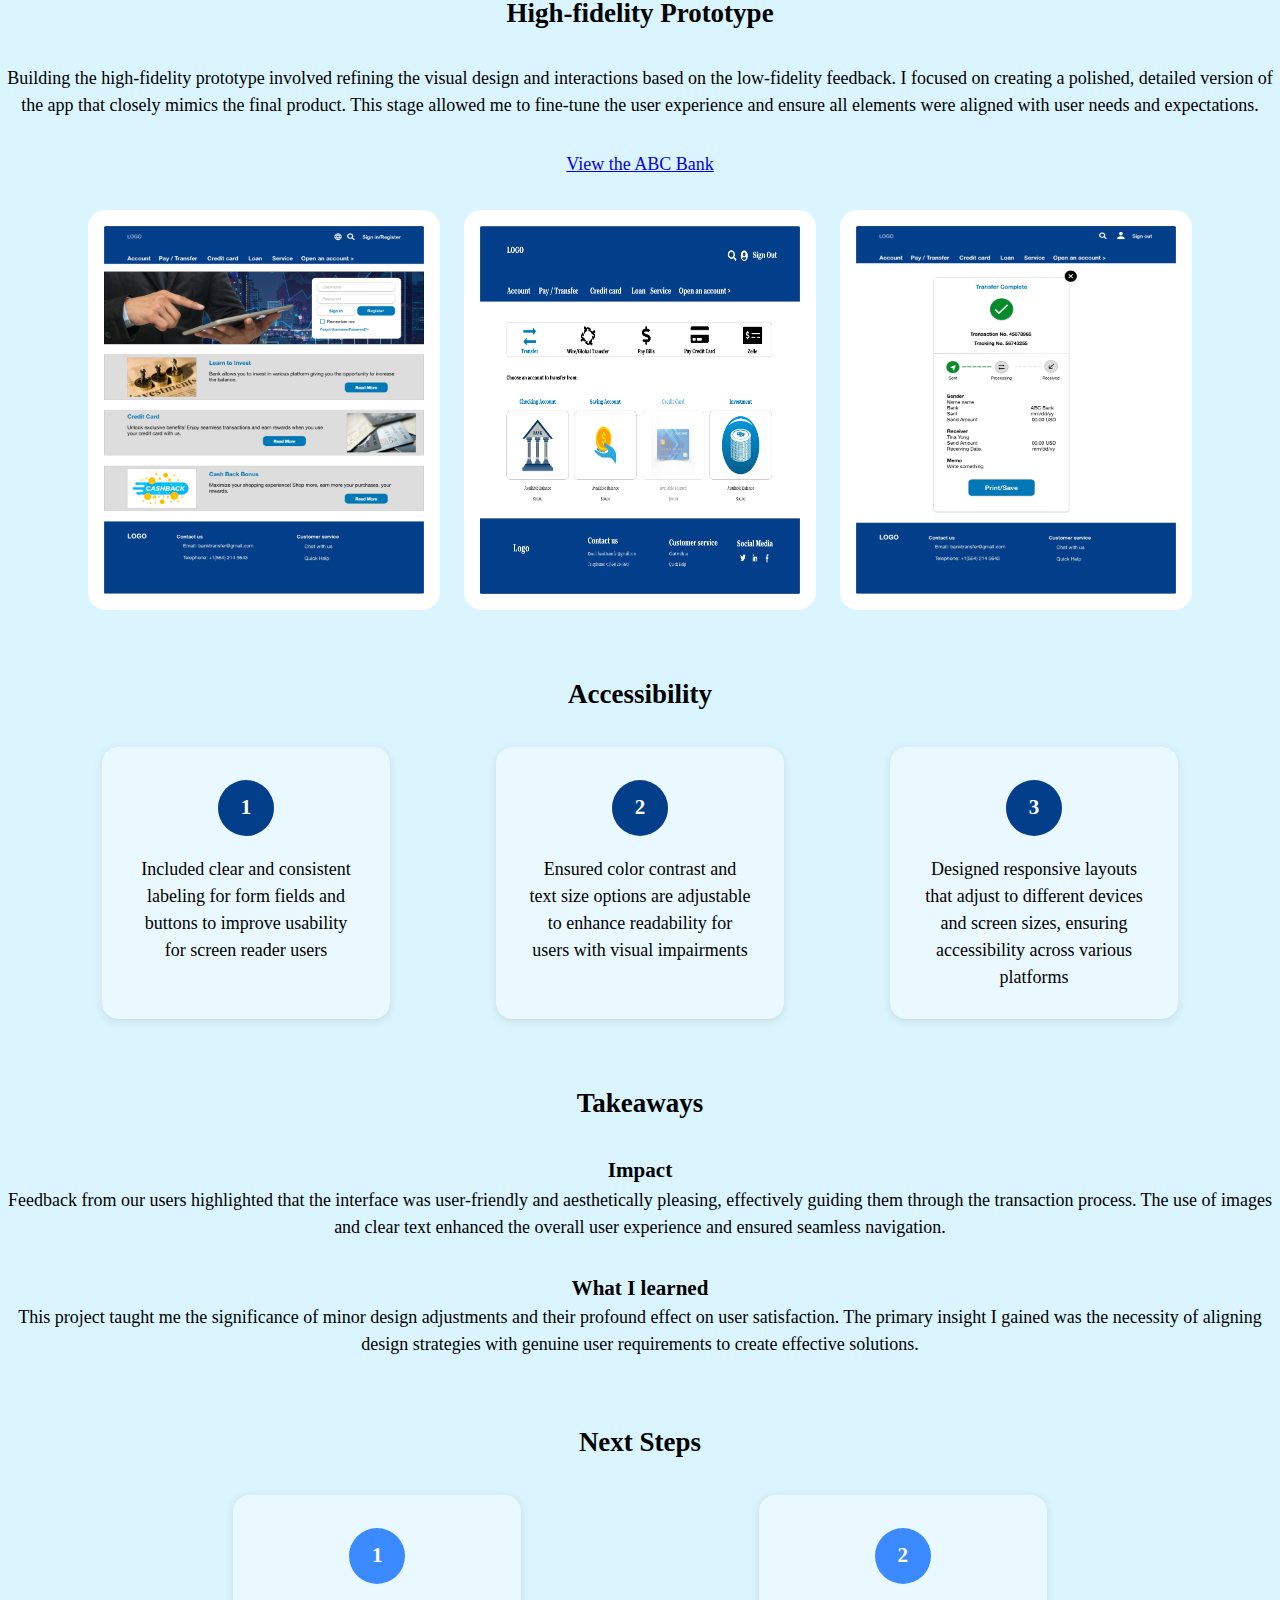
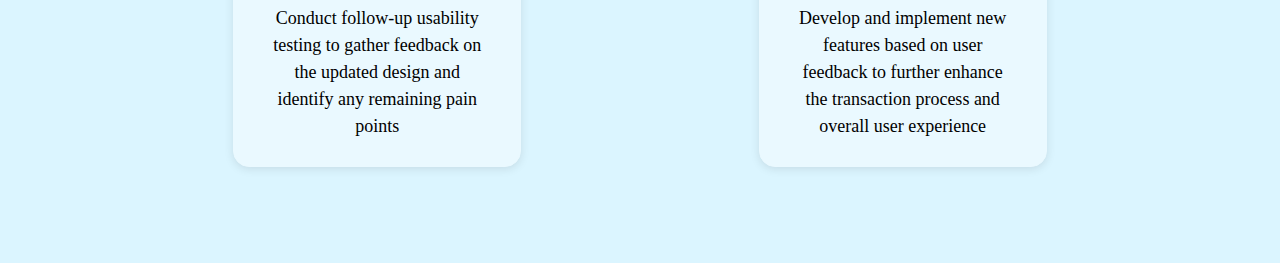
<file: projects/bank/index.html>
<!DOCTYPE html>
<html lang="en">
<head>
    <meta charset="UTF-8">
    <meta name="viewport" content="width=device-width, initial-scale=1.0">
    <link rel="stylesheet" href="./styles.css">
    <title>Banking Responsive Web</title>
</head>
<body>
    <header class="header">
        <h1>
           <a href="../../main.html">Shania Gurung</a> 
       </h1>
       <nav class="heading">
           <ul class="nav">
               <li><a href="../../main.html">Home</a></li>
               <li><a href="../../main.html#work">Work</a></li>
           </ul>
       </nav>
   </header>
   <section id="content">
        <div>
            <h1>
                Banking Responsive Website
            </h1>
            <div id="homepage">
                <div>
                    <img src="../../assets/bank/card.jpg" alt="icon" class="icon" id="card">
                    <img src="../../assets/bank/zelle.png" alt="icon" class="icon" id="zelle">
                    <img src="../../assets/bank/bank.jpg" alt="icon" class="icon" id="bank"> 
                </div>
                <div id="homescreen">
                    <img src="../../assets/bank/homepage-bank.png" alt="bank-homepage-img" id="homescreen-laptop">
                    <img src="../../assets/bank/mobile-homepage.jpg" alt="bank-homepage-img" id="mobile-homescreen">
                </div>
                <div>
                    <img src="../../assets/bank/dollar.png" alt="icon" class="icon" id="dollar">
                    <img src="../../assets/bank/pg&er.png" alt="icon" class="icon" id="pge">
                    <img src="../../assets/bank/save.jpg" alt="icon" class="icon" id="save">
                </div>
            </div>
           
            <div id="project-overview">
                <h2>The Product</h2>
                <p>
                    ABC Bank is the first bank in America providing transparency in our offerings.  The typical user is between 19-50 years old, and most users are college students or early career professionals. ABC Bank goal is to help client send and track money reliably from anywhere.
                </p>
                <p>
                    <b>
                        Tool Kit:
                    </b>
                    Adobe XD, Figma, Pencil and Paper 
                </p>
                <p>
                    <b>
                        Project Duration:
                    </b>
                    Sep 2023 to Dec 2023
                </p>
                <div id="profile" class="div">
                    <div class="circle"></div>
                    <div id="profile-img">
                        <img src="../../assets/bank/profile-mobile.jpg" alt="profile" id="mobile-profile">
                        <img src="../../assets/bank/profile-bank.png" alt="profile" id="laptop-profile">
                    </div>
                </div>
                <div id="summary" class="div">
                    <div class="summary-parts">
                        <h2>The Problem</h2>
                        <p>
                            Available online transfer websites have more information than needed making it a cluttered designs,  no tracking updates and confusing checkout processes. In America nearly 
                            <a href="https://www.pewtrusts.org/en/research-and-analysis/issue-briefs/2019/10/are-americans-embracing-mobile-payments">
                                30% of respondents 
                            </a>
                            reported that they opted not to use mobile payments on at least some occasions which states that users are still having hard time to trust this platforms.
                        </p>
                        <h2>My Role</h2>
                        <p>
                            UX designer leading the ABC Bank website design
                        </p>
                    </div>
                    <div class="summary-parts">
                        <h2>The Goal</h2>
                        <p>
                            Design a ABC Bank website to support financial cause, in solving problems like fast checkout process with tracking updates and user friendly by providing clear navigation.
                        </p>
                        <h2>My Responsibility</h2>
                        <p>
                            Conducting interviews, paper and digital wireframing, low and high-fidelity prototyping, conducting usability studies, accounting for accessibility, iterating on designs and responsive design.
                        </p>
                    </div>
                </div>
            </div>
            <div id="understanding-user">
                <h2>User Research: Understanding users</h2>
                <p>
                    Traditional banking websites are overwhelming and confusing to navigate, which frustrated many target users leading to frustration and high drop off rates. Hence, I conducted user interviews, which I then turned into empathy maps to better understand the target user and their needs. I conducted research with 5 users and it revealed that 80% struggled with tracking their transactions, highlighting a significant pain point in the current banking experience.
                </p>
                <p class="div">
                    I discovered that many target users want easy and fast way to transfer money from any location. 
                </p>
                <h2>User Research Pain Points</h2>
                <div id="pain-points" class="div">
                    <div class="pain-points">
                        <h3>
                            Navigation
                        </h3>
                        <p>
                            Banking website have too many information which results in confusing navigation
                        </p>
                    </div>
                    <div class="pain-points">
                        <h3>
                            Interaction
                        </h3>
                        <p>
                            Small buttons on banking websites make item selection difficult, which sometimes leads users to make mistakes
                        </p>
                    </div>
                    <div class="pain-points">
                        <h3>
                            Experience
                        </h3>
                        <p>
                            Online banking websites don’t provide an engaging browsing experience
                        </p>
                    </div>
                </div>
                <h2> User Persona</h2>
                <p>
                    Jack is a Dentist living in America who needs a transparent banking website because he needs to transfer money to their parents every month in China.
                </p>
                <div id="user-persona" class="div">
                    <div class="up" id="up-info">
                        <img src="../../assets/bank/jack.JPG" alt="jack-img" class="jack-img">
                        <h3>
                            Jack Wong
                        </h3>
                        <p>
                            Age:27
                        </p>
                        <p>
                            Education: Bachelor's Degree
                        </p>
                        <p>
                            Hometown: San Francisco
                        </p>
                        <p>
                            Family: Single
                        </p>
                        <p>
                            Occupation: Dentist
                        </p>
                    </div>
                    <div class="up" id="up-detail">
                        <h3>
                            “Sending money is super easy these days but having a tracking updates would have made it much safer”
                        </h3>
                        <div id="us-goals-frustation">
                            <div>
                                <p>
                                    <b>Goals</b>
                                </p>
                                <ul>
                                    <li>
                                        Send money monthly
                                    </li>
                                    <li>
                                        Have tracking updates
                                    </li>
                                </ul>
                            </div>
                            <div>
                                <p>
                                    <b>
                                        Frustations
                                    </b>
                                </p>
                                <ul>
                                    <li>
                                        Scared if the money reached safely
                                    </li>
                                    <li>
                                        Continuous check on the transfer
                                    </li>
                                </ul>
                            </div>
                        </div>
                        <div id="us-jack-desc">
                            <p>
                                Jack is a Dentist who was born in China but lives in America. He lives far away from his parents and sends them money monthly for their expense. It’s been 5 years since he’s sending money but always get anxious until the money reached. He only gets message once the money is delivered. He wish to have some sort of tracking updates.
                            </p>
                        </div>
                    </div>
                </div>
                <h2> User Journey Map</h2>
                <p>
                    The user journey map was necessary to understand Jack's experience while interacting with the site, as it helped in identifying pain points and uncovering opportunities to enhance the user experience.
                </p>
                <table id="user-journey" class="div">
                    <thead>
                        <th>
                            Action
                        </th>
                        <th>
                            Open app
                        </th>
                        <th>
                            Transfer money
                        </th>
                        <th>
                            Add details
                        </th>
                        <th>
                            Send
                        </th>
                        <th>
                            Take a screenshot
                        </th>
                    </thead>
                    <tr>
                        <th>
                            Task List
                        </th>
                        <td>
                            <ol>
                                <li>
                                    Every beginning of the month after he receives his pay he sends money
                                </li>
                            </ol>
                        </td>
                        <td>
                            <ol>
                                <li>
                                    Click on transfer money
                                </li>
                                <li>
                                    Choose account to send money
                                </li>
                            </ol>
                        </td>
                        <td>
                            <ol>
                                <li>
                                    Add details of the receiver
                                </li>
                                <li>
                                    Double checks information
                                </li>
                            </ol>
                        </td>
                        <td>
                            <ol>
                                <li>
                                    Send the money through app
                                </li>
                                <li>
                                    Wait for confirmation email
                                </li>
                            </ol>
                        </td>
                        <td>
                            <ol>
                                <li>
                                    Take screenshot for his reassurance
                                </li>
                            </ol>
                        </td>
                    </tr>
                    <tr>
                        <th>
                            Emotions
                        </th>
                        <td>
                            Happy to send them money
                        </td>
                        <td>
                            Feeling normal
                        </td>
                        <td>
                            Focused on filing the right information
                        </td>
                        <td>
                            Scared about not receiving an email
                        </td>
                        <td>
                            Scared and trying to comfort himself
                        </td>
                    </tr>
                    <tr>
                        <th>
                            Improvement Opportunities
                        </th>
                        <td>
                            Have a auto-payment set
                        </td>
                        <td>
                            Auto-fill suggestion
                        </td>
                        <td>
                            Option to save the information to send again
                        </td>
                        <td>
                            Receive tracking updates
                        </td>
                        <td>
                            Option to save the receipt
                        </td>
                    </tr>
                </table>
            </div>
            <div id="starting-design">
                <div class="div">
                    <h2>Paper Wireframes</h2>
                    <p>
                        To address user pain points related to tracking updates, browsing, and checkout flow, I started by sketching out paper wireframes for the screen in my app. These initial designs allowed me to visualize and iterate on the user experience early in the development process. For the home screen, I explored multiple variations, each focusing on optimizing the browsing experience. This iterative approach ensured that the final design would be intuitive and user-friendly, catering to the needs of the bank's customers.  
                    </p>
                    <div class="wireframe">
                        <img src="../../assets/bank/paper-wireframe.png" alt="paper-wireframe-img" id="pw-laptop" class="p-d-w">
                        <img src="../../assets/bank/paper-wireframe-mobile.png" alt="paper-wireframe-img" id="pw-mobile" class="p-d-w">
                    </div>
                    <p class="p">
                        Because ABC Bank customers access the site on a variety of different devices, I started to work on designs for additional screen sizes to make sure the site would be fully responsive.
                    </p>
                </div>
                <div class="div">
                    <h2>Digital Wireframes</h2>
                    <p>
                        Transitioning from paper to digital wireframes clarified how the redesign could effectively address user pain points and enhance the overall user experience. I prioritized the placement of useful buttons and visual elements on the home page, ensuring an intuitive and seamless navigation experience. This strategic approach was crucial in creating a user-friendly interface that meets the needs of the bank's customers.
                    </p>
                    <img src="../../assets/bank/digital-wireframe.png" alt="digital-wireframe-img" id="dw"  class="p-d-w">
                </div>
                <div class="div">  
                    <h3 class="dw-sv">
                        Digital wireframe screen size variations
                    </h3>
                    <div class="wireframe">
                        <img src="../../assets/bank/dw-homepage.png" alt="digital-wireframe-img" id="dw-laptop" class="p-d-w">
                        <img src="../../assets/bank/dw-phone-homepage.png" alt="digital-wireframe-img" id="dw-mobile" class="p-d-w">
                    </div>
                </div> 
                <div class="div">
                    <h2>Low-fidelity Prototype</h2>
                    <p>
                        In developing the low-fidelity prototype, I connected all screens involved in the primary user flow, such as adding details and making transfers. I sought feedback from my team on button placement and page layout, and I carefully incorporated their suggestions to better address user pain points. 
                    </p>
                    <a href="https://www.figma.com/proto/7gfUTApOO8sQm1m2vj8U2A/Responsive-Bank-App?node-id=194-18521&t=3qftvamStx7VVll2-1&scaling=min-zoom&content-scaling=fixed&page-id=91%3A12518&starting-point-node-id=194%3A18521">
                        View Low-Fidelity Prototype
                    </a>
                    <div id="low-fidelity-img">
                        <img src="../../assets/bank/lf-profile.png" alt="low-fidelity-img" class="low-fidelity-img">
                        <img src="../../assets/bank/lf-transfer.png" alt="low-fidelity-img" class="low-fidelity-img">
                        <img src="../../assets/bank/lf-transfer-from-to.png" alt="low-fidelity-img" class="low-fidelity-img">
                    </div>
                </div>
                
                <h2>Usability Studies</h2>
                <div class="div" id="usability-study">
                    <div>
                        <p>
                            <b>
                                Image
                            </b>
                        </p>
                        <p>
                            80% of user wanted less text more pictures were added which was repeating page for users
                        </p>
                    </div>
                    <div>
                        <img src="../../assets/bank/3person.png" alt="users-icon-img" class="users-icon-img">
                    </div>
                    <div>
                        <p>
                            <b>
                                Zelle
                            </b>
                        </p>
                        <p>
                            60% of user were curious is zelle account and checking account was same thing as they had same account number and had same option like other transaction
                        </p>
                    </div>
                    <div class="us-transfer">
                        <p>
                            <b>
                                Transfer
                            </b>
                        </p>
                        <p>
                            All users were receiving the same receipt for all transfer
                        </p>
                    </div>
                </div>
            </div>
            <div id="refining-design">
                <h2>Mockups</h2>
                <div class="div">
                    <h3 class="div">
                        Before Usability Study
                    </h3>
                    <div class="mock-up">
                        <img src="../../assets/bank/lf-transfer.png" alt="mockup-img" class="mockup-img">
                        <img src="../../assets/bank/arrow.png" alt="mockup-img" class="arrow">
                        <p>
                            Based on the insights from the usability study, I made changes to improve the site’s checkout flow. One of the changes I made was adding small text and a button on the side of the image so that it’s easier for user to navigate. This allowed users more freedom to browse the other services provided by bank while transfering.  
                        </p>
                    </div>
                    <div class="mock-up">
                        <p>
                            To make the checkout flow even easier for users, I added Transaction number on top that drawed the user attention.
                        </p>
                        <img src="../../assets/bank/arrow.png" alt="mockup-img" class="arrow" id="arrow">
                        <img src="../../assets/bank/lf-transfer-complete.png" alt="mockup-img" class="mockup-img">
                    </div>
                    <div class="mock-up">
                        <img src="../../assets/bank/lf-transfer-from-to.png" alt="mockup-img" class="mockup-img">
                        <img src="../../assets/bank/arrow.png" alt="mockup-img" class="arrow">
                        <p>
                            Reduced the number of pages that user had to go through and combined in one page.
                        </p>
                    </div>
                <div class="div">
                    <h3 class="div">
                        After Usability Study
                    </h3>
                    <div id="after-us-mockup">
                        <img src="../../assets/bank/smiley.png" alt="usability-study-img" id="smiley">
                        <img src="../../assets/bank/hf-transfer.jpg" alt="usability-study-img" class="mockup-img">
                        <img src="../../assets/bank/hf-transfer-complete.jpg" alt="usability-study-emoji" class="mockup-img">
                        <img src="../../assets/bank/hf-transfer-from-to.jpg" alt="usability-study-img" class="mockup-img">
                    </div>
                </div>
                </div>
                <div class="div">
                    <h2>High-fidelity Prototype</h2>
                    <p>
                        Building the high-fidelity prototype involved refining the visual design and interactions based on the low-fidelity feedback. I focused on creating a polished, detailed version of the app that closely mimics the final product. This stage allowed me to fine-tune the user experience and ensure all elements were aligned with user needs and expectations.
                    </p>
                    <a href="https://www.figma.com/proto/7gfUTApOO8sQm1m2vj8U2A/Responsive-Bank-App?node-id=33-89&t=gKQQS77wUhKkaAGr-1&scaling=scale-down&content-scaling=fixed&page-id=0%3A1&starting-point-node-id=10%3A173">
                        View the ABC Bank 
                    </a>
                    <div id="high-fidelity-img">
                        <img src="../../assets/bank/hf-homepage.jpg" alt="high-fidelity-img" class="high-fidelity-img">
                        <img src="../../assets/bank/hf-transfer.jpg" alt="high-fidelity-img" class="high-fidelity-img">
                        <img src="../../assets/bank/hf-transfer-complete.jpg" alt="high-fidelity-img" class="high-fidelity-img">
                    </div>
                </div>
                <div class="div">
                    <h2>Accessibility</h2>
                    <div id="accessibility">
                        <div class="accessibility">
                            <div class="pp-number">
                                <h3>
                                    1
                                </h3>
                            </div>
                            <p>
                                Included clear and consistent labeling for form fields and buttons to improve usability for screen reader users
                            </p>
                        </div>
                        <div class="accessibility">
                            <div class="pp-number">
                                <h3>
                                    2
                                </h3>
                            </div>
                            <p>
                                Ensured color contrast and text size options are adjustable to enhance readability for users with visual impairments
                            </p>
                        </div>
                        <div class="accessibility">
                            <div class="pp-number">
                                <h3>
                                    3
                                </h3>
                            </div>
                            <p>
                                Designed responsive layouts that adjust to different devices and screen sizes, ensuring accessibility across various platforms
                            </p>
                        </div>
                    </div>
                </div>
                
            </div>
            <div id="going-forword">
                <div class="div">
                    <h2>Takeaways</h2>
                    <h3>
                        Impact
                    </h3>
                    <p>
                        Feedback from our users highlighted that the interface was user-friendly and aesthetically pleasing, effectively guiding them through the transaction process. The use of images and clear text enhanced the overall user experience and ensured seamless navigation. 
                    </p>
                    <h3>
                        What I learned
                    </h3>
                    <p>
                        This project taught me the significance of minor design adjustments and their profound effect on user satisfaction. The primary insight I gained was the necessity of aligning design strategies with genuine user requirements to create effective solutions.
                    </p>
                </div>
                <div class="div">
                    <h2>Next Steps</h2>
                    <div id="next-steps">
                        <div class="next-steps">
                            <div class="pp-number" style="background-color: #3c8aff;">
                                <h3>
                                    1
                                </h3>
                            </div>
                            <p>
                                Conduct follow-up usability testing to gather feedback on the updated design and identify any remaining pain points
                            </p>
                        </div>
                        <div class="next-steps">
                            <div class="pp-number" style="background-color: #3c8aff">
                                <h3>
                                    2
                                </h3>
                            </div>
                            <p>
                                Develop and implement new features based on user feedback to further enhance the transaction process and overall user experience
                            </p>
                        </div>
                    </div>
                </div>
            </div>
        </div>
    </section>
</body>
</html>
</file>
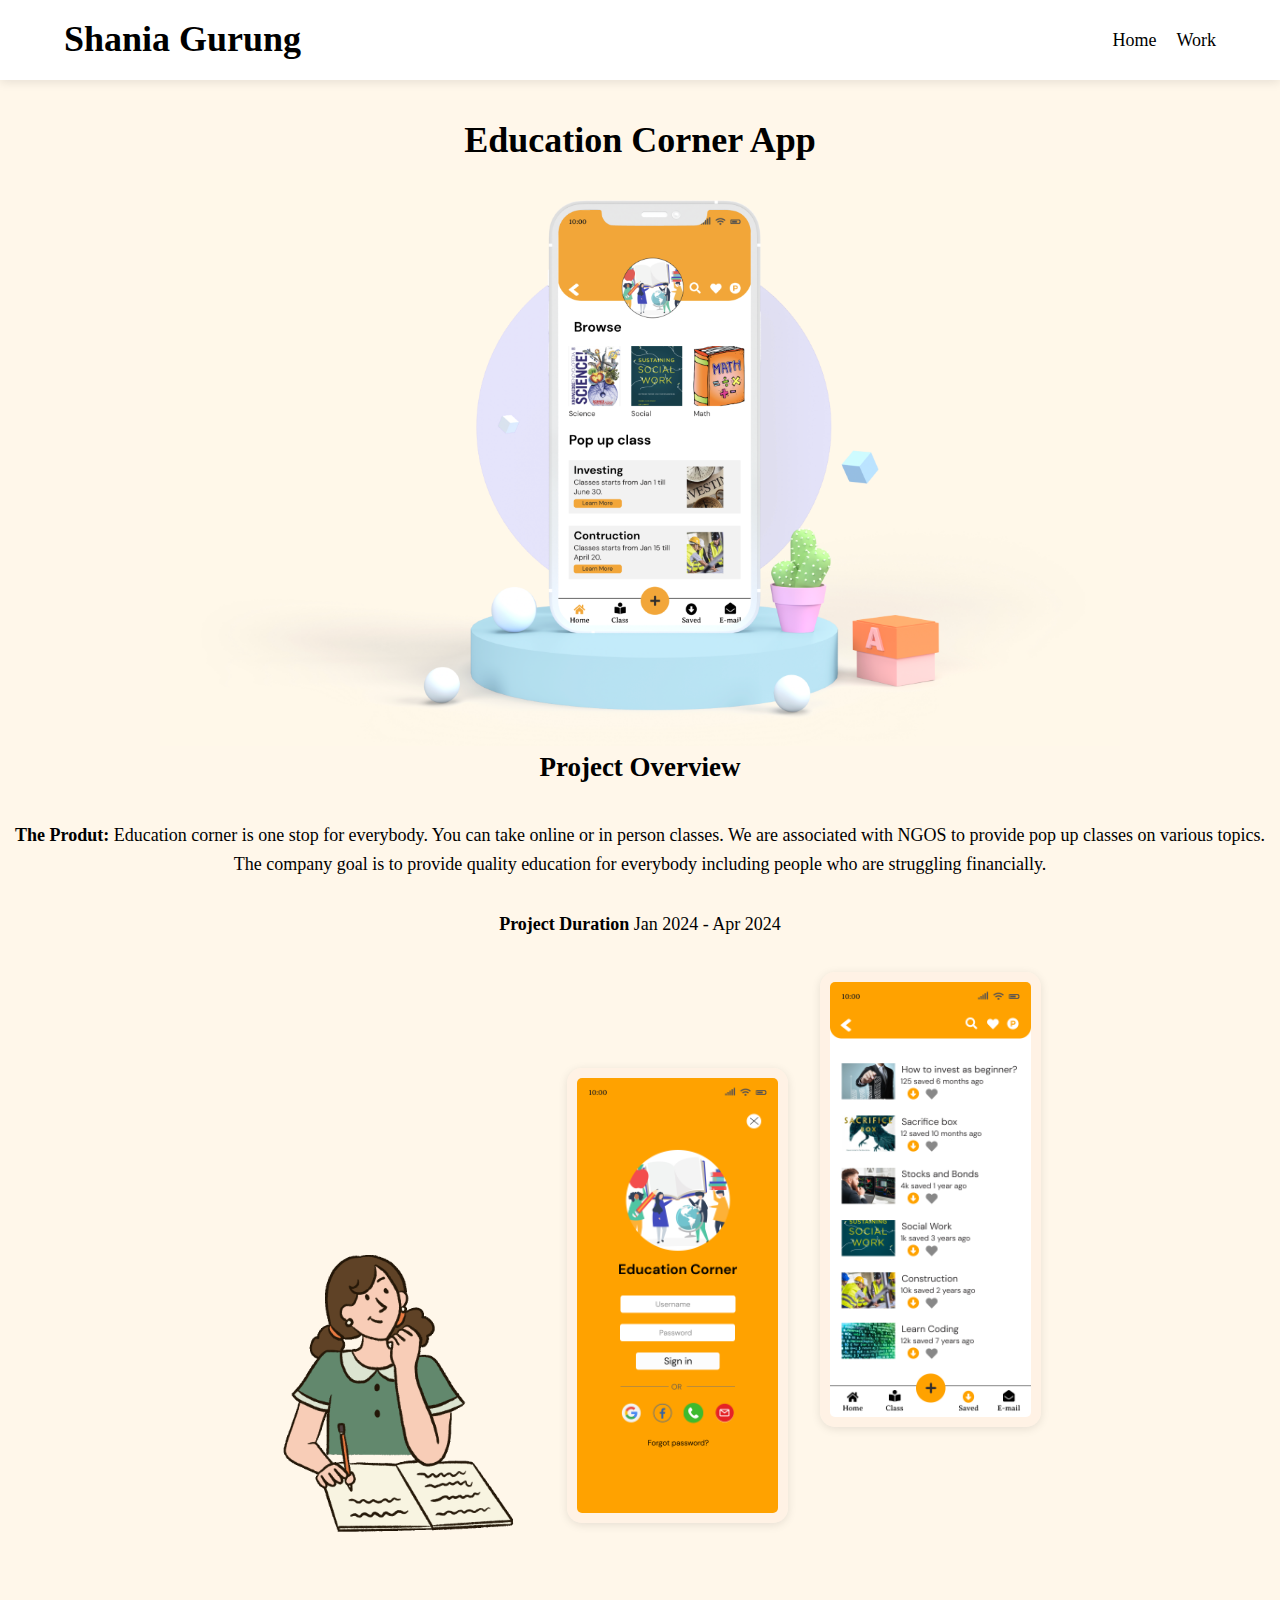
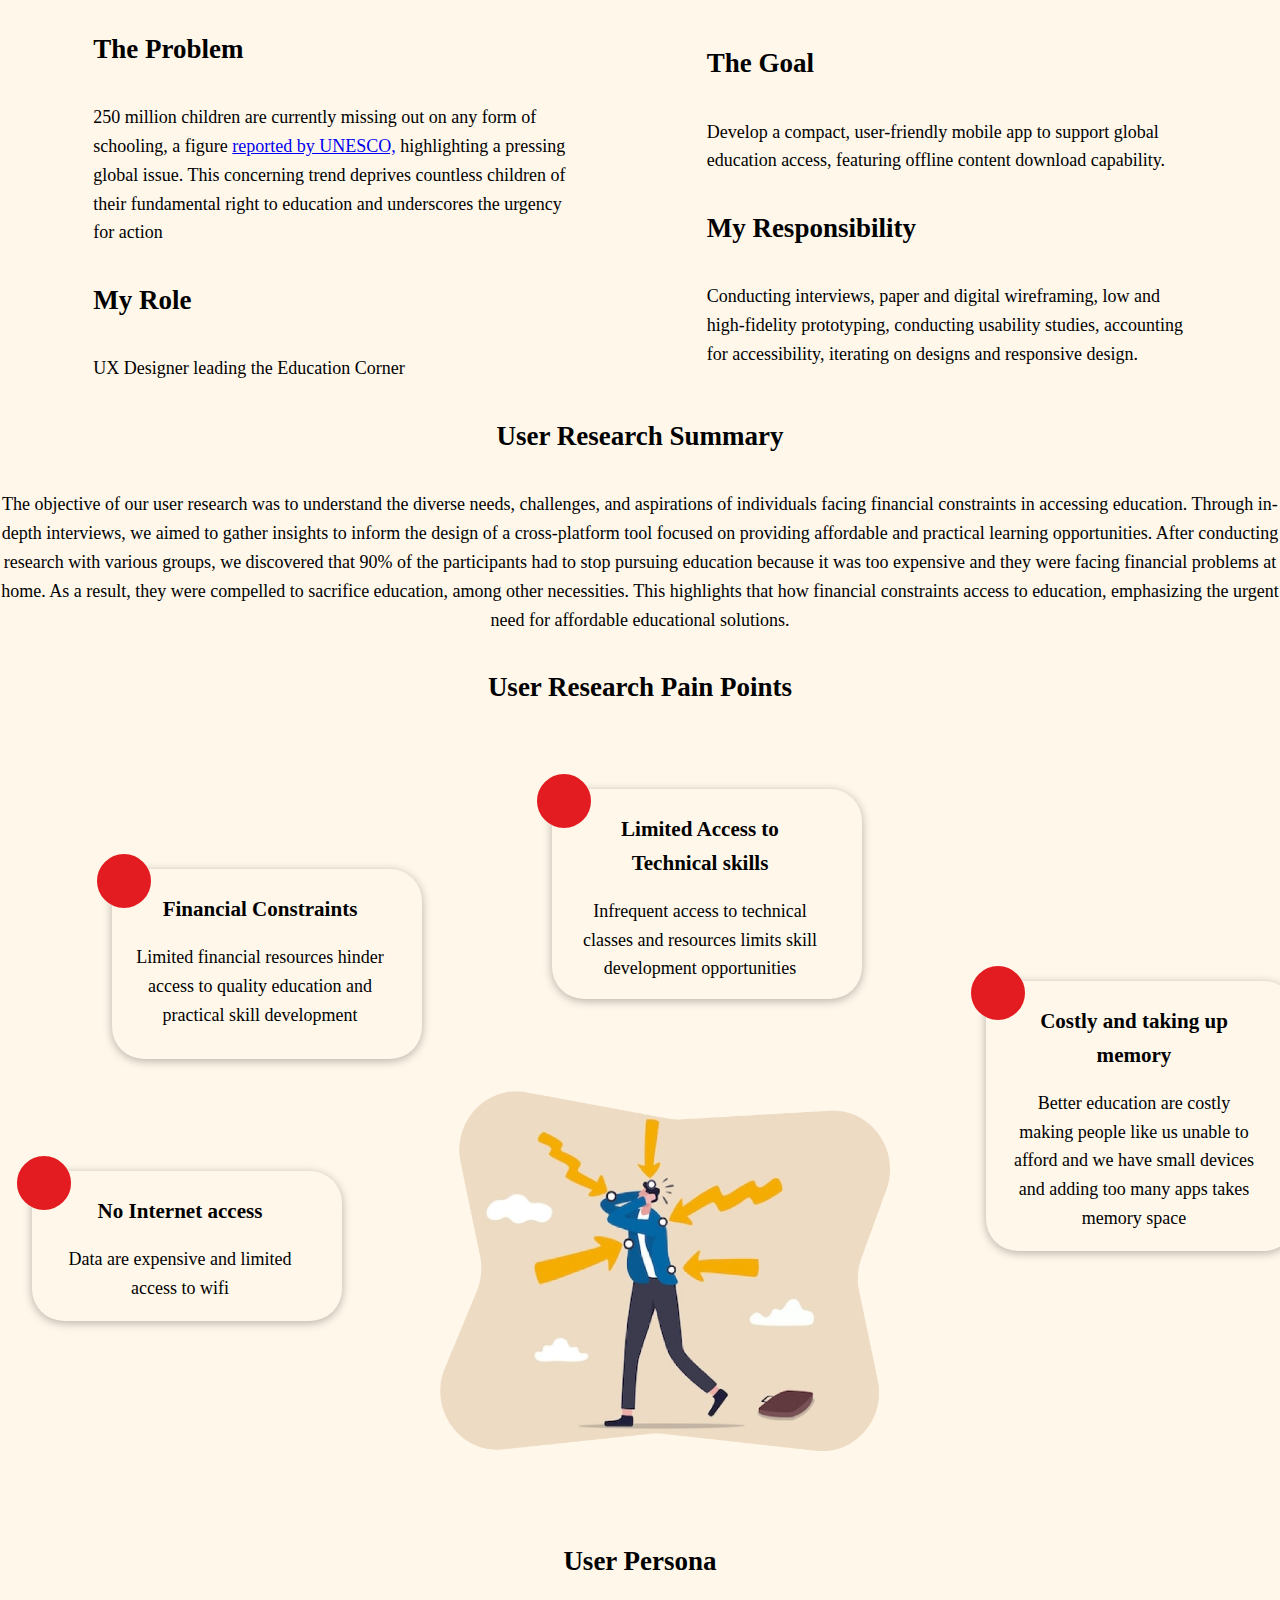
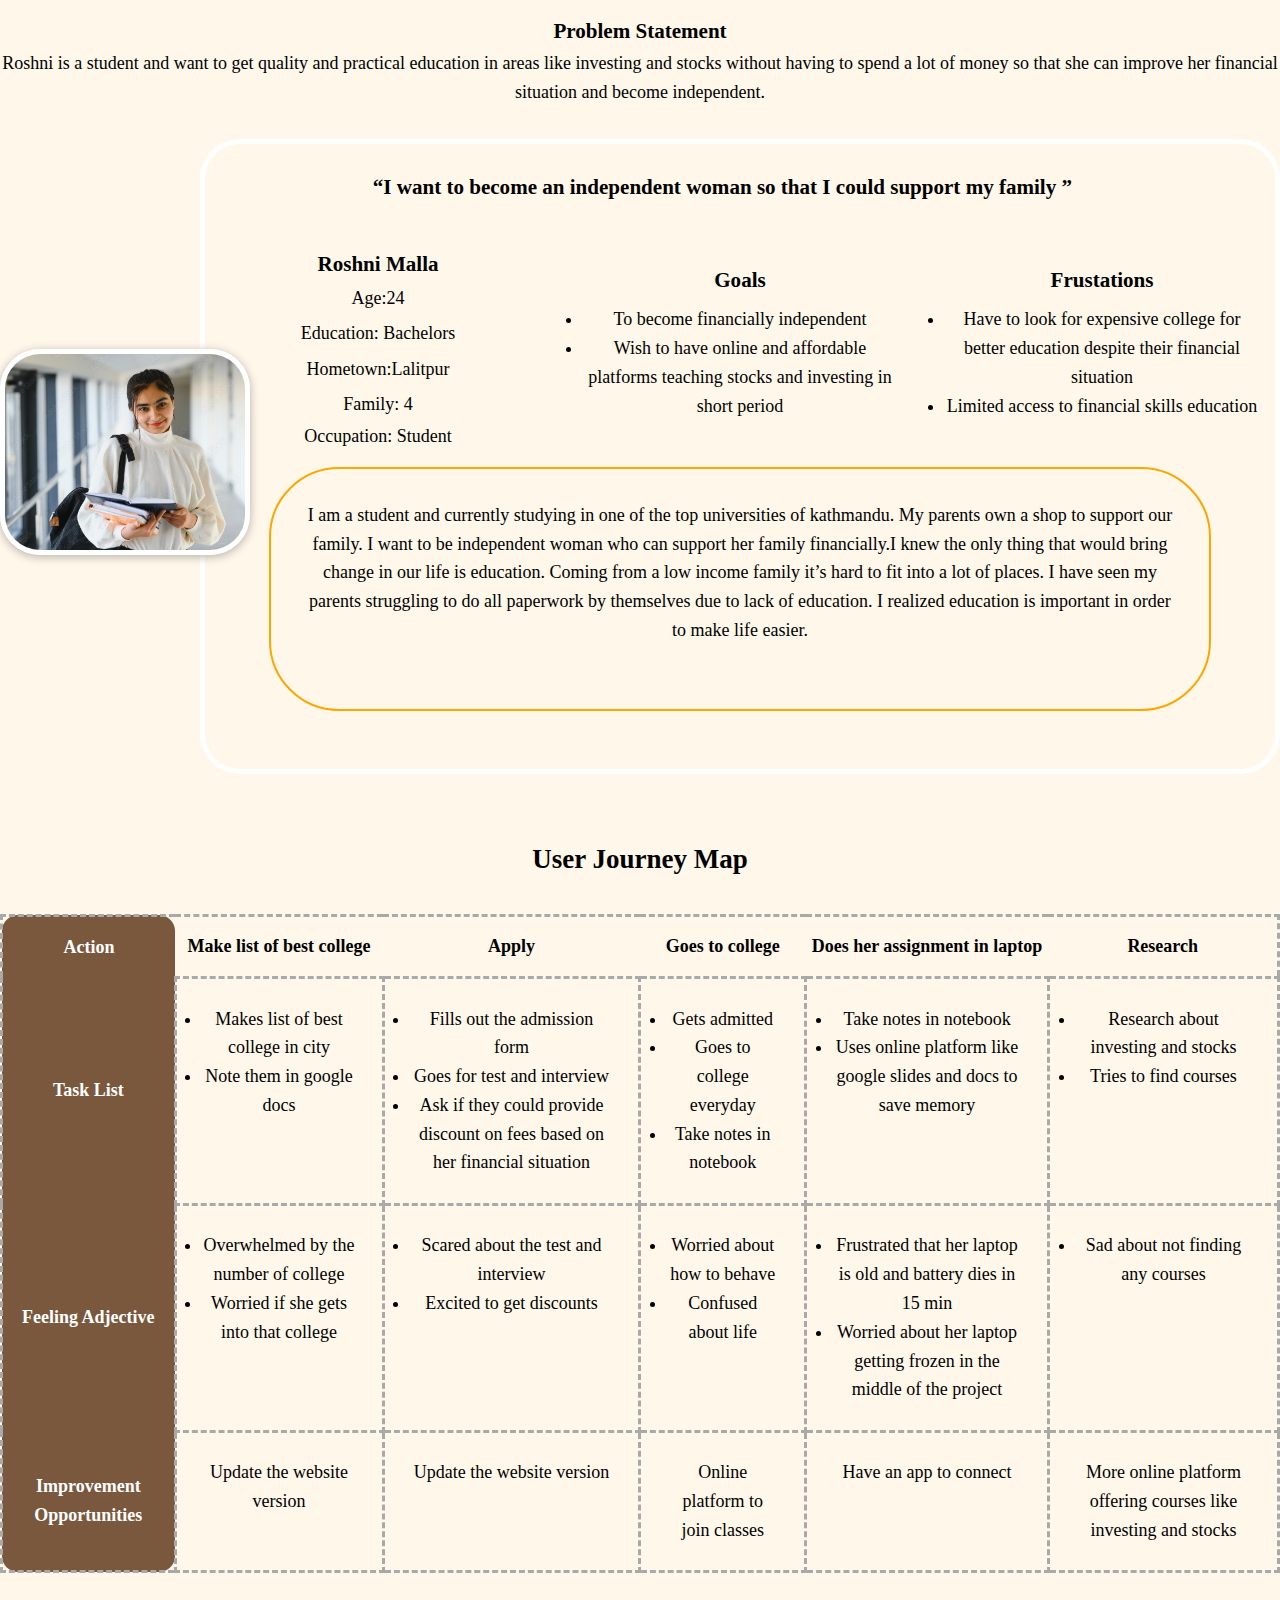
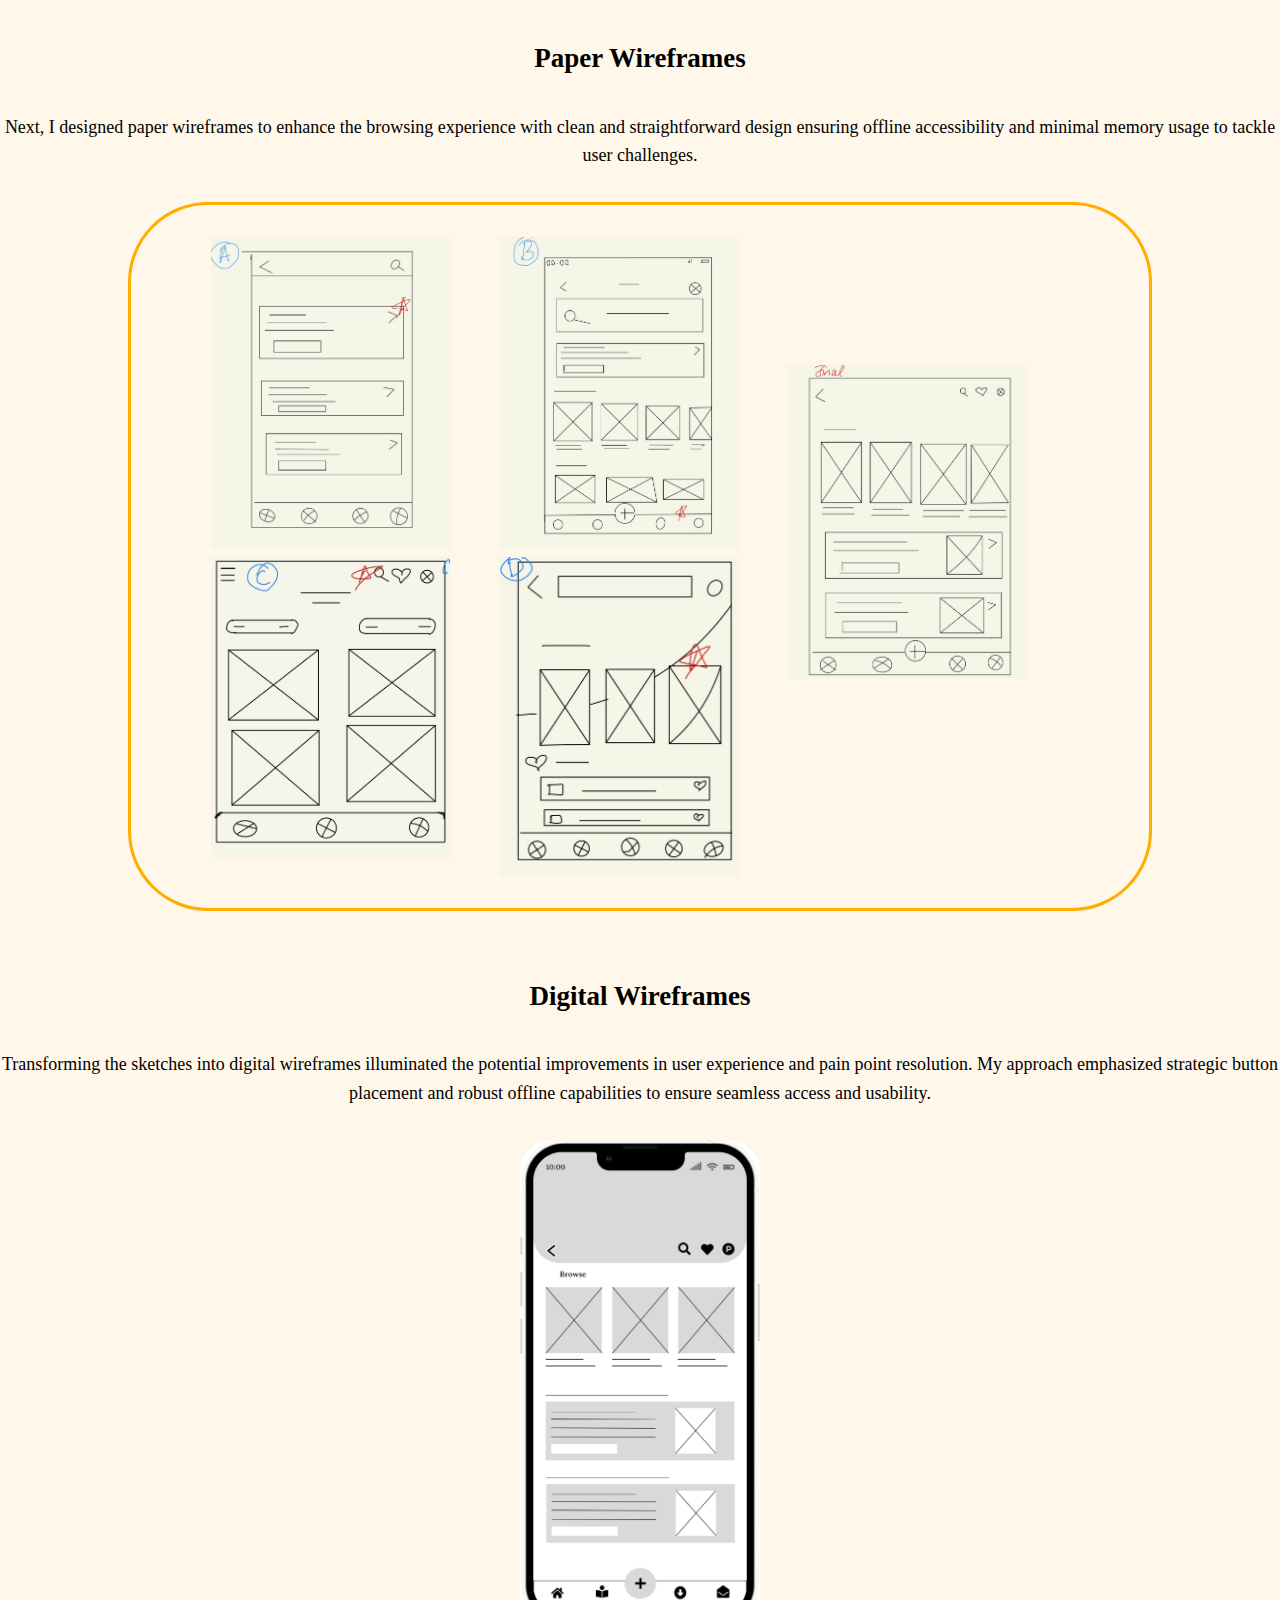
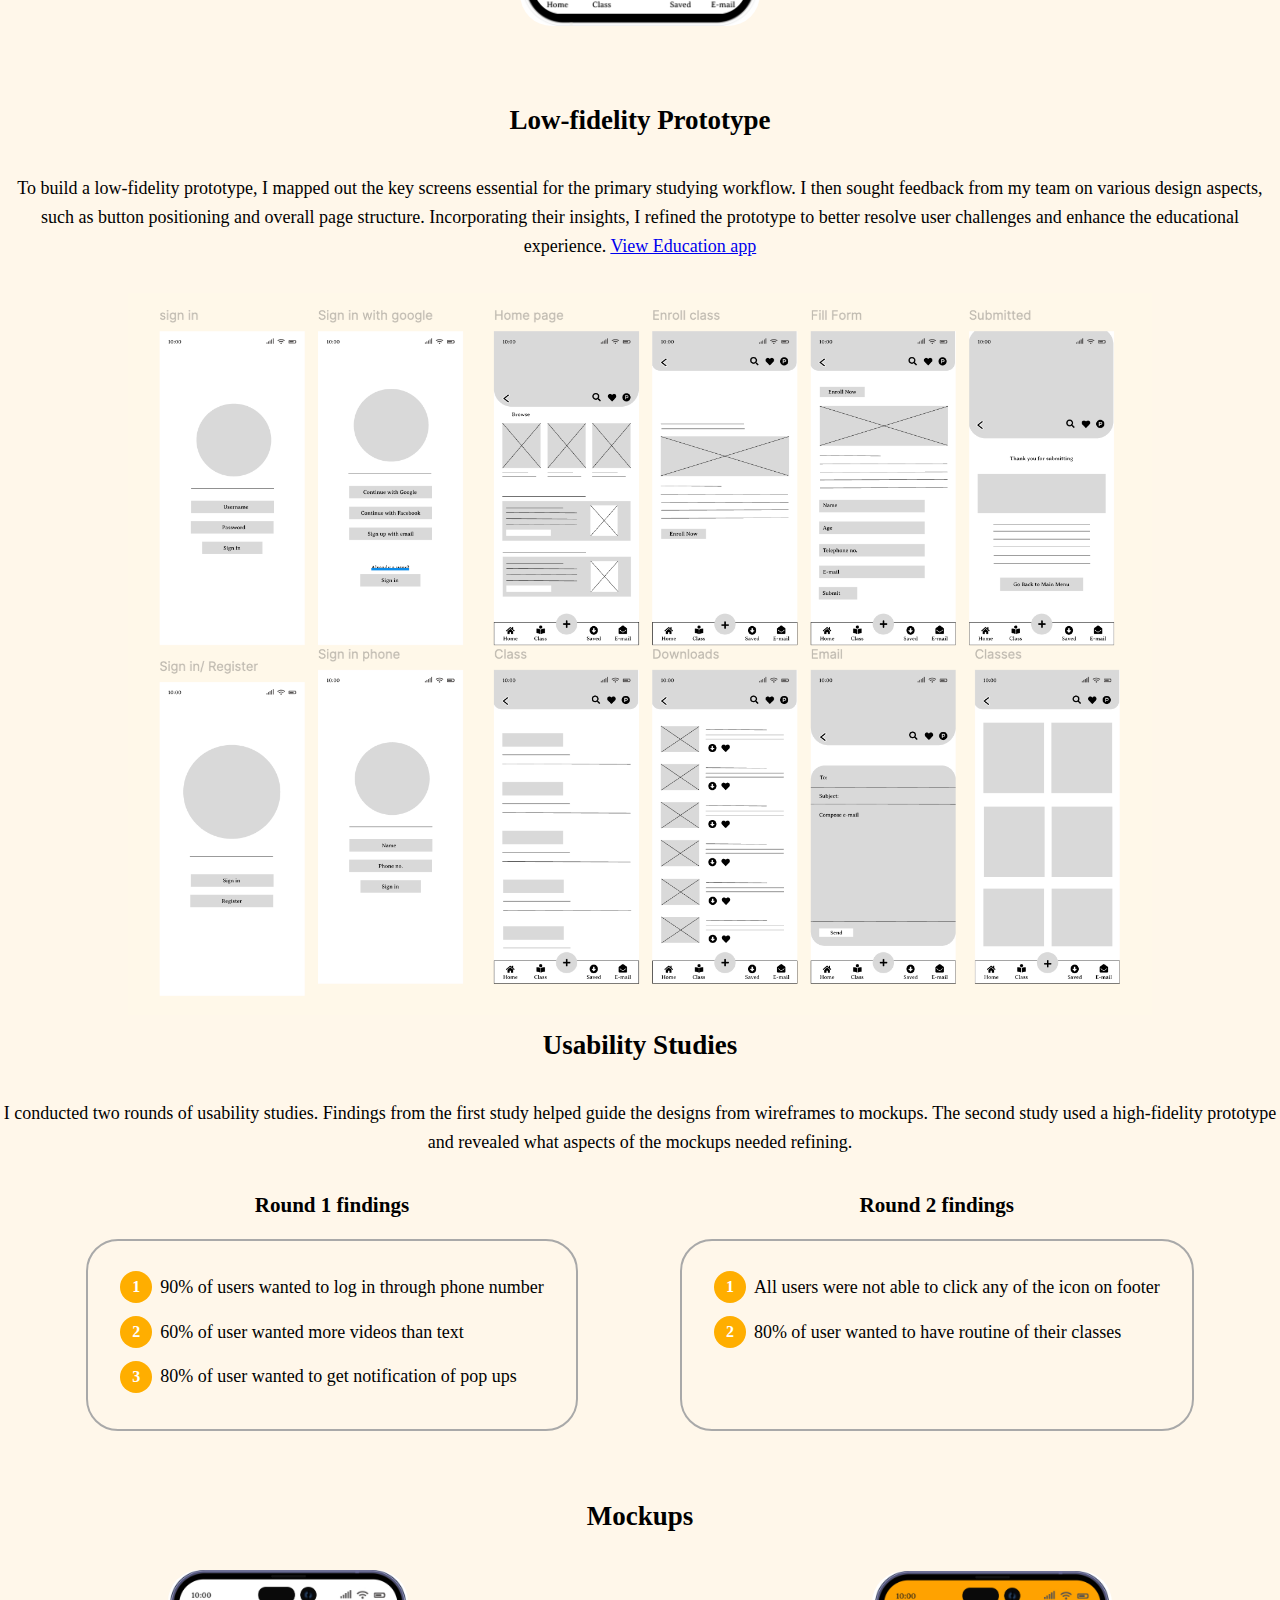
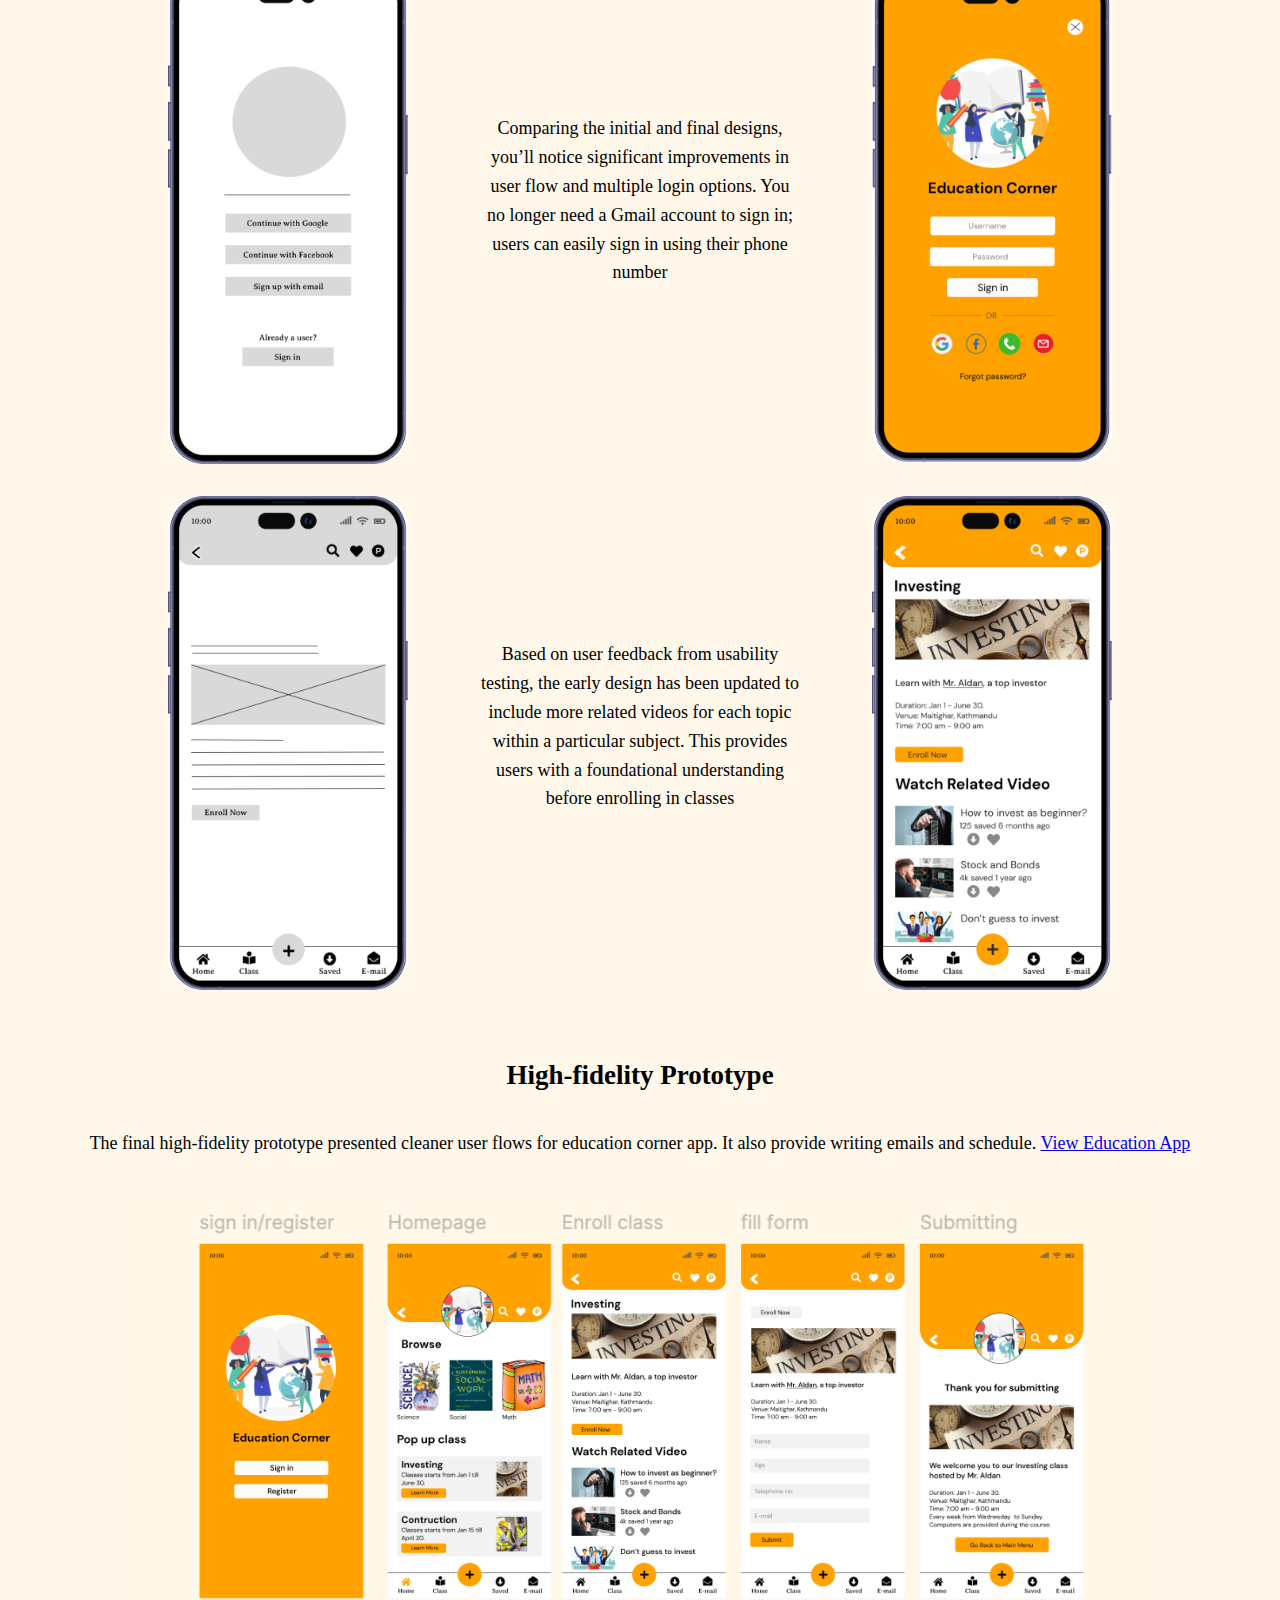
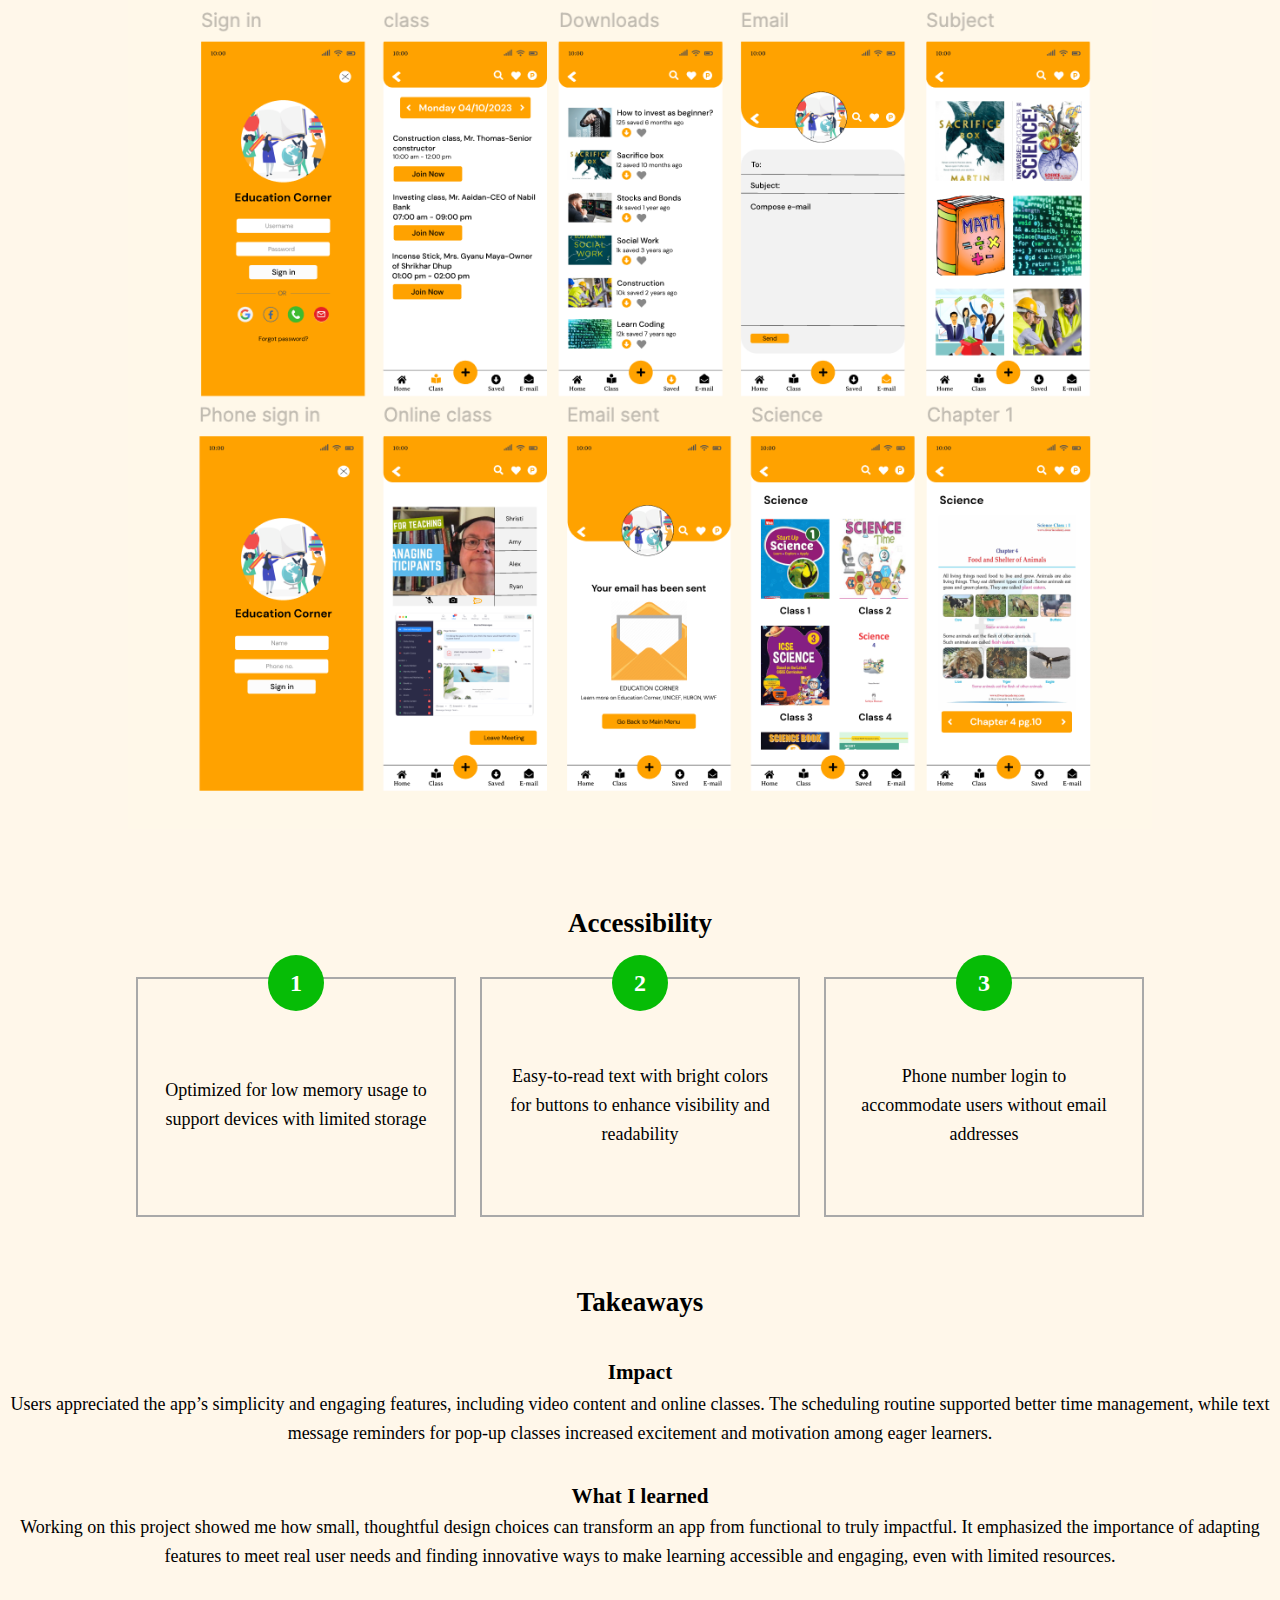
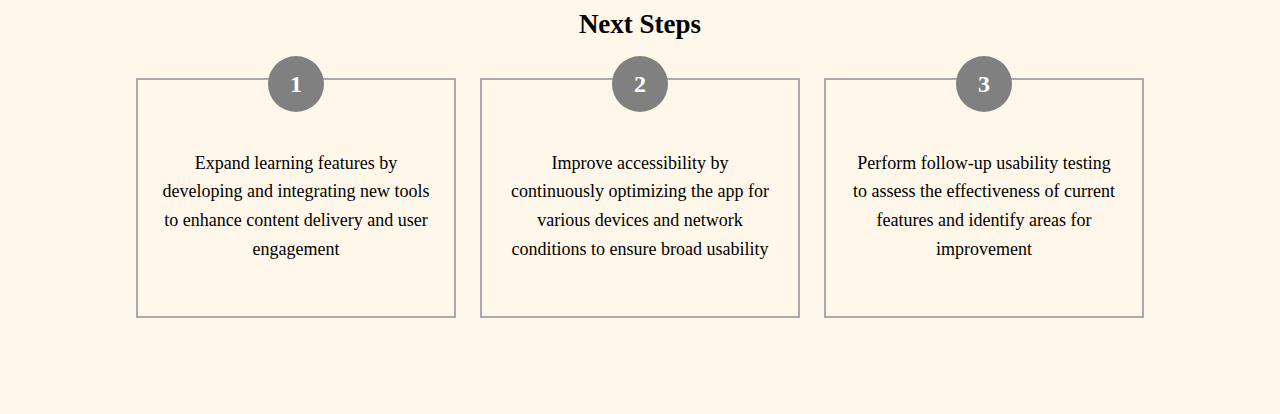
<file: projects/education/index.html>
<!DOCTYPE html>
<html lang="en">
<head>
    <meta charset="UTF-8">
    <meta name="viewport" content="width=device-width, initial-scale=1.0">
    <link rel="stylesheet" href="./styles.css">
    <title>Education App</title>
</head>
<body>
    <header class="header">
        <h1>
           <a href="../../main.html">Shania Gurung</a> 
       </h1>
       <nav class="heading">
           <ul class="nav">
               <li><a href="../../main.html">Home</a></li>
               <li><a href="../../main.html#work">Work</a></li>
           </ul>
       </nav>
   </header>

  
   <section id="screen-size">
        <div id="content">
            <h1>Education Corner App</h1>
            <img src="../../assets/edu/profile.jpg" alt="edu-app-img" class="edu-profile">
            <div id="project-overview">
                <h2>Project Overview</h2>
                <p>
                    <b>The Produt:</b>
                    Education corner is one stop for everybody. You can take online or in person classes. We are associated with NGOS to provide pop up classes on various topics. The company goal  is to provide quality education for everybody including people who are struggling financially. 
                </p>
                <p>
                    <b>Project Duration</b>
                    Jan 2024 - Apr 2024
                </p>

                <div id="project-overview-img">
                    <div class="po-gif">
                        <img src="../../assets/edu/anime.gif" alt="studying-gif" id="gif">
                    </div>

                    <div class="po-img">
                        <img src="../../assets/edu/Sign in-2.jpg" alt="homepage-img" class="app-img" id="app-img-1">
                    </div>

                    <div class="po-img">
                        <img src="../../assets/edu/saved.jpg" alt="app-img" class="app-img" id="app-img-2">
                    </div>
                </div>
                <div id="summary">
                    <div class="summary-parts">
                        <h2>
                            The Problem
                        </h2>
                        <p>
                            250 million children are currently missing out on any form of schooling, a figure 
                            <a href="https://news.un.org/en/story/2023/09/1140882">reported by UNESCO,</a> 
                            highlighting a pressing global issue. This concerning trend deprives countless children of their fundamental right to education and underscores the urgency for action
                        </p>
                        <h2>
                            My Role
                        </h2>
                        <p>
                            UX Designer leading the Education Corner
                        </p>
                    </div>
                    <div class="summary-parts">
                        <h2>
                            The Goal
                        </h2>
                        <p>
                            Develop a compact, user-friendly mobile app to support global education access, featuring offline content download capability.
                        </p>
                        <h2>
                            My Responsibility
                        </h2>
                        <p>
                            Conducting interviews, paper and digital wireframing, low and high-fidelity prototyping, conducting usability studies, accounting for accessibility, iterating on designs and responsive design.
                        </p>
                    </div>
                </div>
            </div>
            <div id="understanding-user">
                <h2>
                    User Research Summary
                </h2>
                <p>
                    The objective of our user research was to understand the diverse needs, challenges, and aspirations of individuals facing financial constraints in accessing education. Through in-depth interviews, we aimed to gather insights to inform the design of a cross-platform tool focused on providing affordable and practical learning opportunities. After conducting research with various groups, we discovered that 90% of the participants had to stop pursuing education because it was too expensive and they were facing financial problems at home. As a result, they were compelled to sacrifice education, among other necessities. This highlights that how  financial constraints  access to education, emphasizing the urgent need for affordable educational solutions.
                </p>

                <h2>
                    User Research Pain Points
                </h2>
                <div id="user-pain-point">
                    <div class="pain-point" id="finance">
                        <div class="red-dot"></div>
                        <div>
                            <h3>
                                Financial Constraints
                            </h3>
                            <p>
                                Limited financial resources hinder access to quality education and practical skill development
                            </p>
                        </div>
                    </div>
                    <div class="pain-point" id="technical">
                        <div class="red-dot"></div>
                        <div>
                            <h3>
                                Limited Access to Technical skills
                            </h3>
                            <p>
                                Infrequent access to technical classes and resources limits skill development opportunities
                            </p>
                        </div>
                    </div>
                    <div class="pain-point" id="cost">
                        <div class="red-dot"></div>
                        <div>
                            <h3>
                                Costly and taking up memory
                            </h3>
                            <p>
                                Better education are costly making people like us unable to afford and we have small devices and adding too many apps takes memory space
                            </p>
                        </div>
                    </div>
                    <div class="pain-point" id="internet">
                        <div class="red-dot"></div>
                        <div>
                            <h3>
                                No Internet access
                            </h3>
                            <p>
                                Data are expensive and limited access to wifi
                            </p>
                        </div>
                    </div>
                    <div id="img-pp">
                        <img src="../../assets/edu/Pain point edu 1.png" alt="irritated-img" class="pain-point-img">
                    </div>

                </div>
                <h2> 
                    User Persona
                </h2>
                <h3>
                    Problem Statement
                </h3>
                <p>
                    Roshni is a student and want to get quality and practical education in areas like investing and stocks without having to spend a lot of money so that she can improve her financial situation and become independent.
                </p>
                <div id="user-persona">
                    <div>
                        <img src="../../assets/edu/roshni.jpg" alt="roshni-img" class="roshni-img">
                    </div>
                    <div id="problem-statement">
                        <div class="ps-detail" id="info">
                            <h3>
                                Roshni Malla
                            </h3>
                            <p>
                                Age:24
                            </p>
                            <p>
                                Education: Bachelors
                            </p>
                            <p>
                                Hometown:Lalitpur
                            </p>
                            <p>
                                Family: 4
                            </p>
                            Occupation: Student
                        </div>
                        <div class="ps-detail" id="up-tagline">
                            <h3>
                                “I want to become an independent woman so that I could support my family ” 
                            </h3>
                        </div>
                        <div class="ps-detail" id="goals">
                            <h3>
                                Goals
                            </h3>
                            <ul>
                                <li>
                                    To become financially independent
                                </li>
                                <li>
                                    Wish to have online and affordable  platforms teaching stocks and investing in short period
                                </li>
                            </ul>
                        </div>
                        <div class="ps-detail" id="frustations">
                            <h3>
                                Frustations
                            </h3>
                            <ul>
                                <li>
                                    Have to look for expensive college for better education despite their financial situation 
                                </li>
                                <li>
                                    Limited access to financial  skills education
                                </li>
                            </ul>
                        </div>
                        <div class="ps-detail" id="descriptions">
                            <p>
                                I am a student and currently studying in one of the top universities of kathmandu. My parents own a shop to support our family. I want to be independent woman who can support her family financially.I knew the only thing that would bring change in our life is education. Coming from a low income family it’s hard to fit into a lot of places. I have seen my parents struggling to do all paperwork by themselves due to lack of education. I realized education is important in order to make life easier. 
                            </p>
                        </div>
                    </div>
                </div>
                <h2> User Journey Map</h2>
                <table id="journey-map">
                    <thead>
                        <th>
                            Action
                        </th>
                        <th>
                            Make list of best college
                        </th>
                        <th>
                            Apply
                        </th>
                        <th>
                            Goes to college
                        </th>
                        <th>
                            Does her assignment in laptop
                        </th>
                        <th>
                            Research
                        </th>
                    </thead>
                    <tr>
                        <th>
                            Task List
                        </th>
                        <td>
                            <ol>
                                <li>
                                    Makes list of best college in city
                                </li>
                                <li>
                                    Note them in google docs
                                </li>
                            </ol>
                        </td>
                        <td>
                            <ol>
                                <li>
                                    Fills out the admission form
                                </li>
                                <li>
                                    Goes for test and interview
                                </li>
                                <li>
                                    Ask if they could provide discount on fees based on her financial situation
                                </li>
                            </ol>
                        </td>
                        <td>
                            <ol>
                                <li>
                                    Gets admitted
                                </li>
                                <li>
                                    Goes to college everyday 
                                </li>
                                <li>
                                    Take notes in notebook 
                                </li>
                            </ol>
                        </td>
                        <td>
                            <ol>
                                <li>
                                    Take notes in notebook 
                                </li>
                                <li>
                                    Uses online platform like google slides and docs to save memory 
                                </li>
                            </ol>
                        </td>
                        <td>
                            <ol>
                                <li>
                                    Research about investing and stocks
                                </li>
                                <li>
                                    Tries to find courses
                                </li>
                            </ol>
                        </td>
                    </tr>
                    <tr>
                        <th>
                            Feeling Adjective
                        </th>
                        <td>
                            <ul>
                                <li>
                                    Overwhelmed by the number of college
                                </li>
                                <li>
                                    Worried if she gets into that college
                                </li>
                            </ul>
                        </td>
                        <td>
                            <ul>
                                <li>
                                    Scared about the test and interview
                                </li>
                                <li>
                                    Excited to get discounts
                                </li>
                            </ul>
                        </td>
                        <td>
                            <ul>
                                <li>
                                    Worried about how to behave
                                </li>
                                <li>
                                    Confused about life 
                                </li>
                            </ul>
                        </td>
                        <td>
                            <ul>
                                <li>
                                    Frustrated that her laptop is old and battery dies in 15 min 
                                </li>
                                <li>
                                    Worried about her laptop getting frozen in the middle of the project
                                </li>
                            </ul>
                        </td>
                        <td>
                            <ul>
                                <li>
                                    Sad about not finding any courses 
                                </li>
                            </ul>
                        </td>
                    </tr>
                    <tr>
                        <th class="improvement-opportunities">
                            Improvement Opportunities
                        </th>
                        <td>
                            Update the website version
                        </td>
                        <td>
                            Update the website version
                        </td>
                        <td>
                            Online platform to join classes
                        </td>
                        <td>
                            Have an app to connect
                        </td>
                        <td>
                            More online platform offering courses like investing and stocks
                        </td>
                    </tr>
                </table>
            </div>
            <div id="starting-design">
                <h2>Paper Wireframes</h2>
                <p>
                    Next, I designed paper wireframes to enhance the browsing experience with clean and straightforward design ensuring offline accessibility and minimal memory usage to tackle user challenges.
                </p>
                <div id="paper-wireframe">
                    <img src="../../assets/edu/EDU wireframe A.jpg" alt="paper-wireframe-img">
                    <img src="../../assets/edu/EDU Wireframe B.jpg" alt="paper-wireframe-img">
                    <img src="../../assets/edu/Edu wireframe Final.jpg" alt="paper-wireframe-img" id="pw-final">
                    <img src="../../assets/edu/Edu wireframe C_edited.jpg" alt="paper-wireframe-img">
                    <img src="../../assets/edu/Edu wireframe D_edited.png" alt="paper-wireframe-img">
                </div>
                <h2>Digital Wireframes</h2>
                <p>
                    Transforming the sketches into digital wireframes illuminated the potential improvements in user experience and pain point resolution. My approach emphasized strategic button placement and robust offline capabilities to ensure seamless access and usability.
                </p>
                <img src="../../assets/edu/Wireframe home.jpg" alt="digital-wireframe-img" id="digital-wireframe">
                <h2>Low-fidelity Prototype</h2>
                <p>
                    To build a low-fidelity prototype, I mapped out the key screens essential for the primary studying workflow. I then sought feedback from my team on various design aspects, such as button positioning and overall page structure. Incorporating their insights, I refined the prototype to better resolve user challenges and enhance the educational experience.
                <a href="https://www.figma.com/proto/2GL1JRS8E1497efFKulDOO/Education-App?node-id=3-300&t=eCSqCmVvc8OytdV9-1&scaling=scale-down&content-scaling=fixed&page-id=0%3A1&starting-point-node-id=3%3A220">
                    View Education app
                </a>
                </p>
                <img src="../../assets/edu/edu lf.jpg" alt="low-fidelity-img" id="low-fidelity">
                <h2>Usability Studies</h2>
                <p>
                    I conducted two rounds of usability studies. Findings from the first study helped guide the designs from wireframes to mockups. The second study used a high-fidelity prototype and revealed what aspects of the mockups needed refining. 
                </p>
                <div id="usability-study">
                    <div>
                        <h3>
                            Round 1 findings
                        </h3>
                        <div class="us-rounds">
                            <ol>
                                <li>
                                    90% of users wanted to log in through phone number 
                                </li>
                                <li>
                                    60% of user wanted more videos than text
                                </li>
                                <li>
                                    80% of user wanted to get notification of pop ups
                                </li>
                            </ol>
                        </div>
                    </div>
                    <div>
                        <h3>
                            Round 2 findings
                        </h3>
                        <div class="us-rounds">
                            <ol>
                                <li>
                                    All users were not able to click any of the icon on footer
                                </li>
                                <li>
                                    80% of user wanted to have routine of their classes
                                </li>
                            </ol>
                        </div>
                    </div>
                </div>
            </div>
            <div id="refining-design">
                <h2>Mockups</h2>
                <div id="mockups">
                    <img src="../../assets/edu/LF sign in.jpg" alt="mockup-img">
                    <p>
                        Comparing the initial and final designs, you’ll notice significant improvements in user flow and multiple login options. You no longer need a Gmail account to sign in; users can easily sign in using their phone number
                    </p>
                    <img src="../../assets/edu/HF sign in-2.jpg" alt="mockup-img">
                    <img src="../../assets/edu/LF ENROLL.jpg" alt="mockup-img">
                    <p>
                        Based on user feedback from usability testing, the early design has been updated to include more related videos for each topic within a particular subject. This provides users with a foundational understanding before enrolling in classes  
                    </p>
                    <img src="../../assets/edu/HF enroll.jpg" alt="mockup-img">
                </div>
                <h2>High-fidelity Prototype</h2>
                <p>
                    The final high-fidelity prototype presented cleaner user flows for education corner app.  It also provide writing emails and schedule.
                    <a href="https://www.figma.com/proto/2GL1JRS8E1497efFKulDOO/Education-App?node-id=39-542&t=n8pGzWl3koNJ7V5d-1&scaling=scale-down&content-scaling=fixed&page-id=39%3A115&starting-point-node-id=39%3A542">
                        View Education App
                    </a>
                </p>
                <img src="../../assets/edu/edu hf.jpg" alt="high-fidelity" id="high-fidelity">
                <h2>Accessibility</h2>
                <div id="accessibility">
                    <div class="a-points">
                        <div class="a-number">
                            <h2>
                                1
                            </h2>
                        </div>
                        <p>
                            Optimized for low memory usage to support devices with limited storage 
                        </p>
                    </div>
                    <div class="a-points">
                        <div class="a-number">
                            <h2>
                                2
                            </h2>
                        </div>
                        <p>
                            Easy-to-read text with bright colors for buttons to enhance visibility and readability
                        </p>
                    </div>
                    <div class="a-points">
                        <div class="a-number">
                            <h2>
                                3
                            </h2>
                        </div>
                        <p>
                            Phone number login to accommodate users without email addresses
                        </p>
                    </div>
                </div>
            </div>
            <div id="going-forword">
                <h2>Takeaways</h2>
                <h3>
                    Impact
                </h3>
                <p>
                    Users appreciated the app’s simplicity and engaging features, including video content and online classes. The scheduling routine supported better time management, while text message reminders for pop-up classes increased excitement and motivation among eager learners.
                </p>
                <h3>
                    What I learned
                </h3>
                <p>
                    Working on this project showed me how small, thoughtful design choices can transform an app from functional to truly impactful. It emphasized the importance of adapting features to meet real user needs and finding innovative ways to make learning accessible and engaging, even with limited resources.
                </p>
                <h2>Next Steps</h2>
                <div id="next-step">
                    <div class="a-points">
                        <div class="a-number" style="background-color: grey;">
                            <h2>
                                1
                            </h2>
                        </div>
                        <p>
                            Expand learning features by developing and integrating new tools to enhance content delivery and user engagement
                        </p>
                    </div>
                    <div class="a-points">
                        <div class="a-number" style="background-color: grey;">
                            <h2>
                                2
                            </h2>
                        </div>
                        <p>
                            Improve accessibility by continuously optimizing the app for various devices and network conditions to ensure broad usability
                        </p>
                    </div>
                    <div class="a-points">
                        <div class="a-number" style="background-color: grey;">
                            <h2>
                                3
                            </h2>
                        </div>
                        <p>
                            Perform follow-up usability testing to assess the effectiveness of current features and identify areas for improvement
                        </p>
                    </div>
                </div>
            </div>
        </div>
   </section>
</body>
</html>
</file>
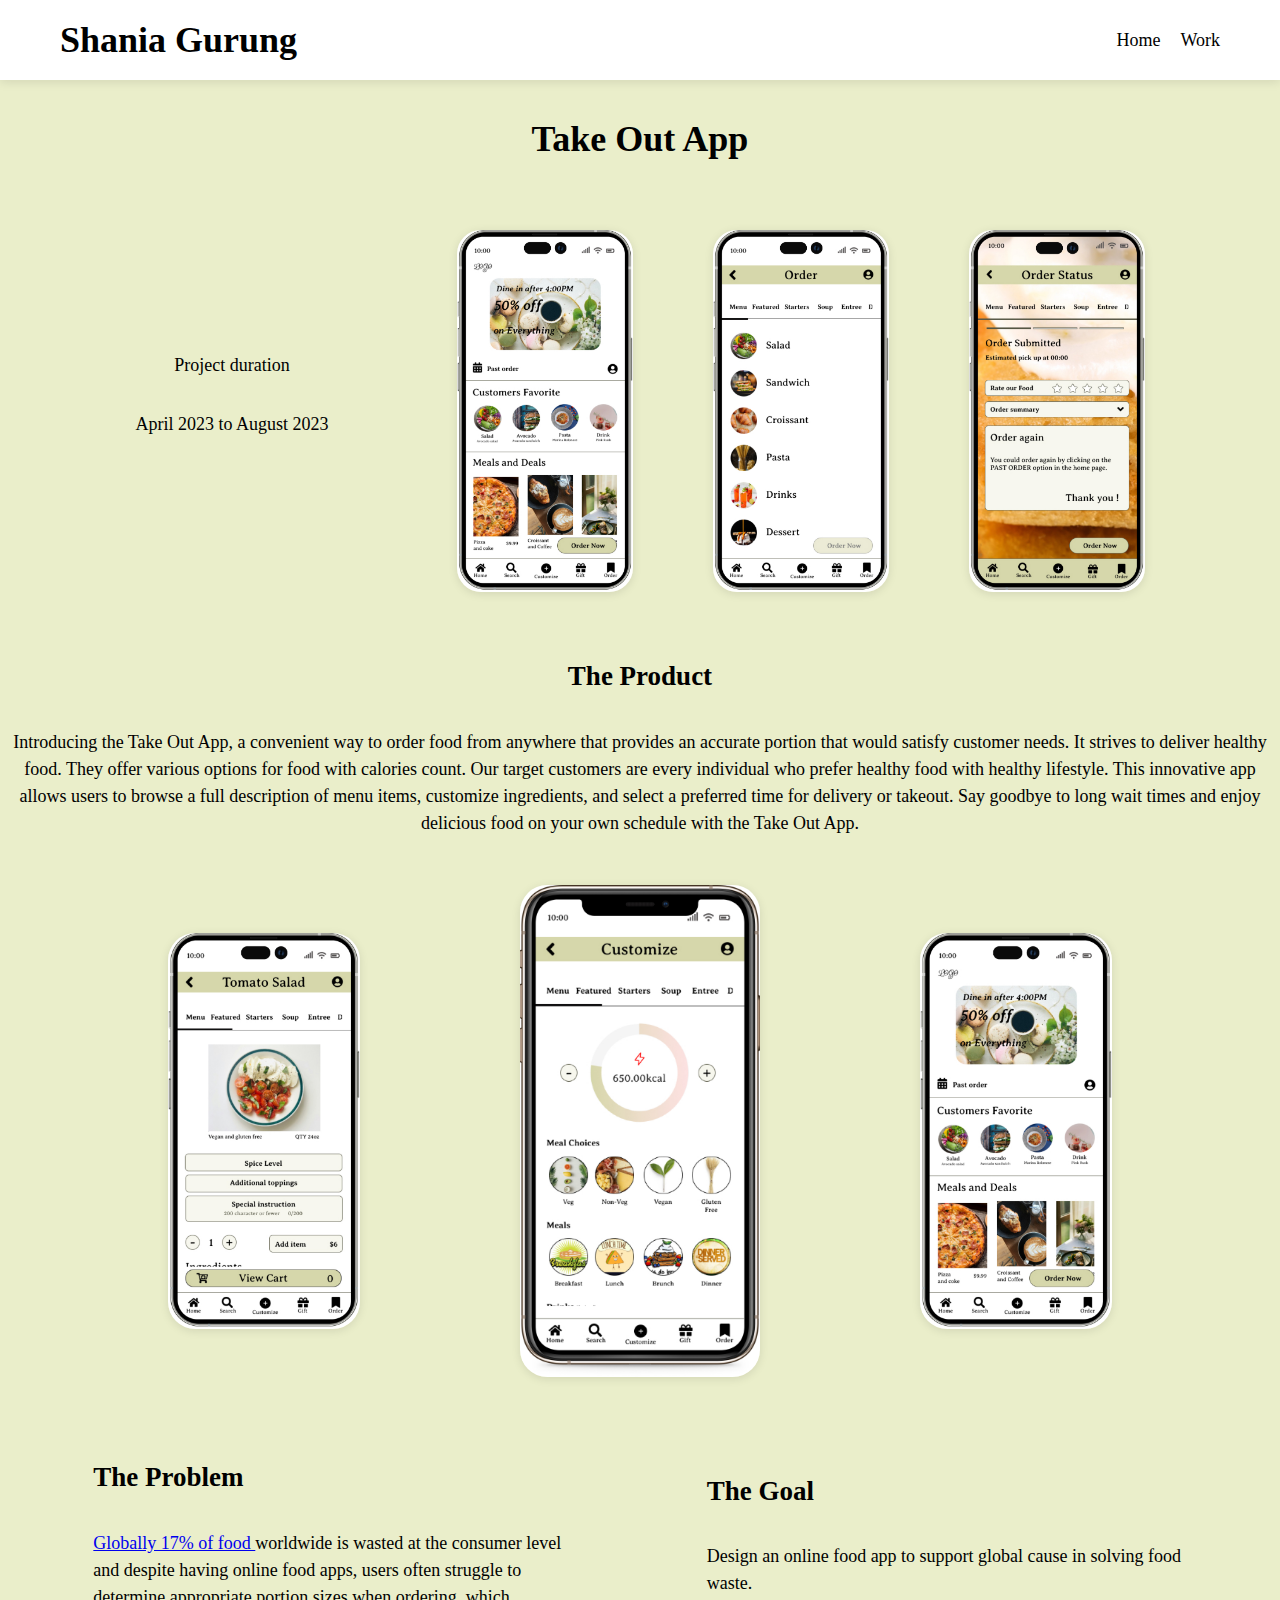
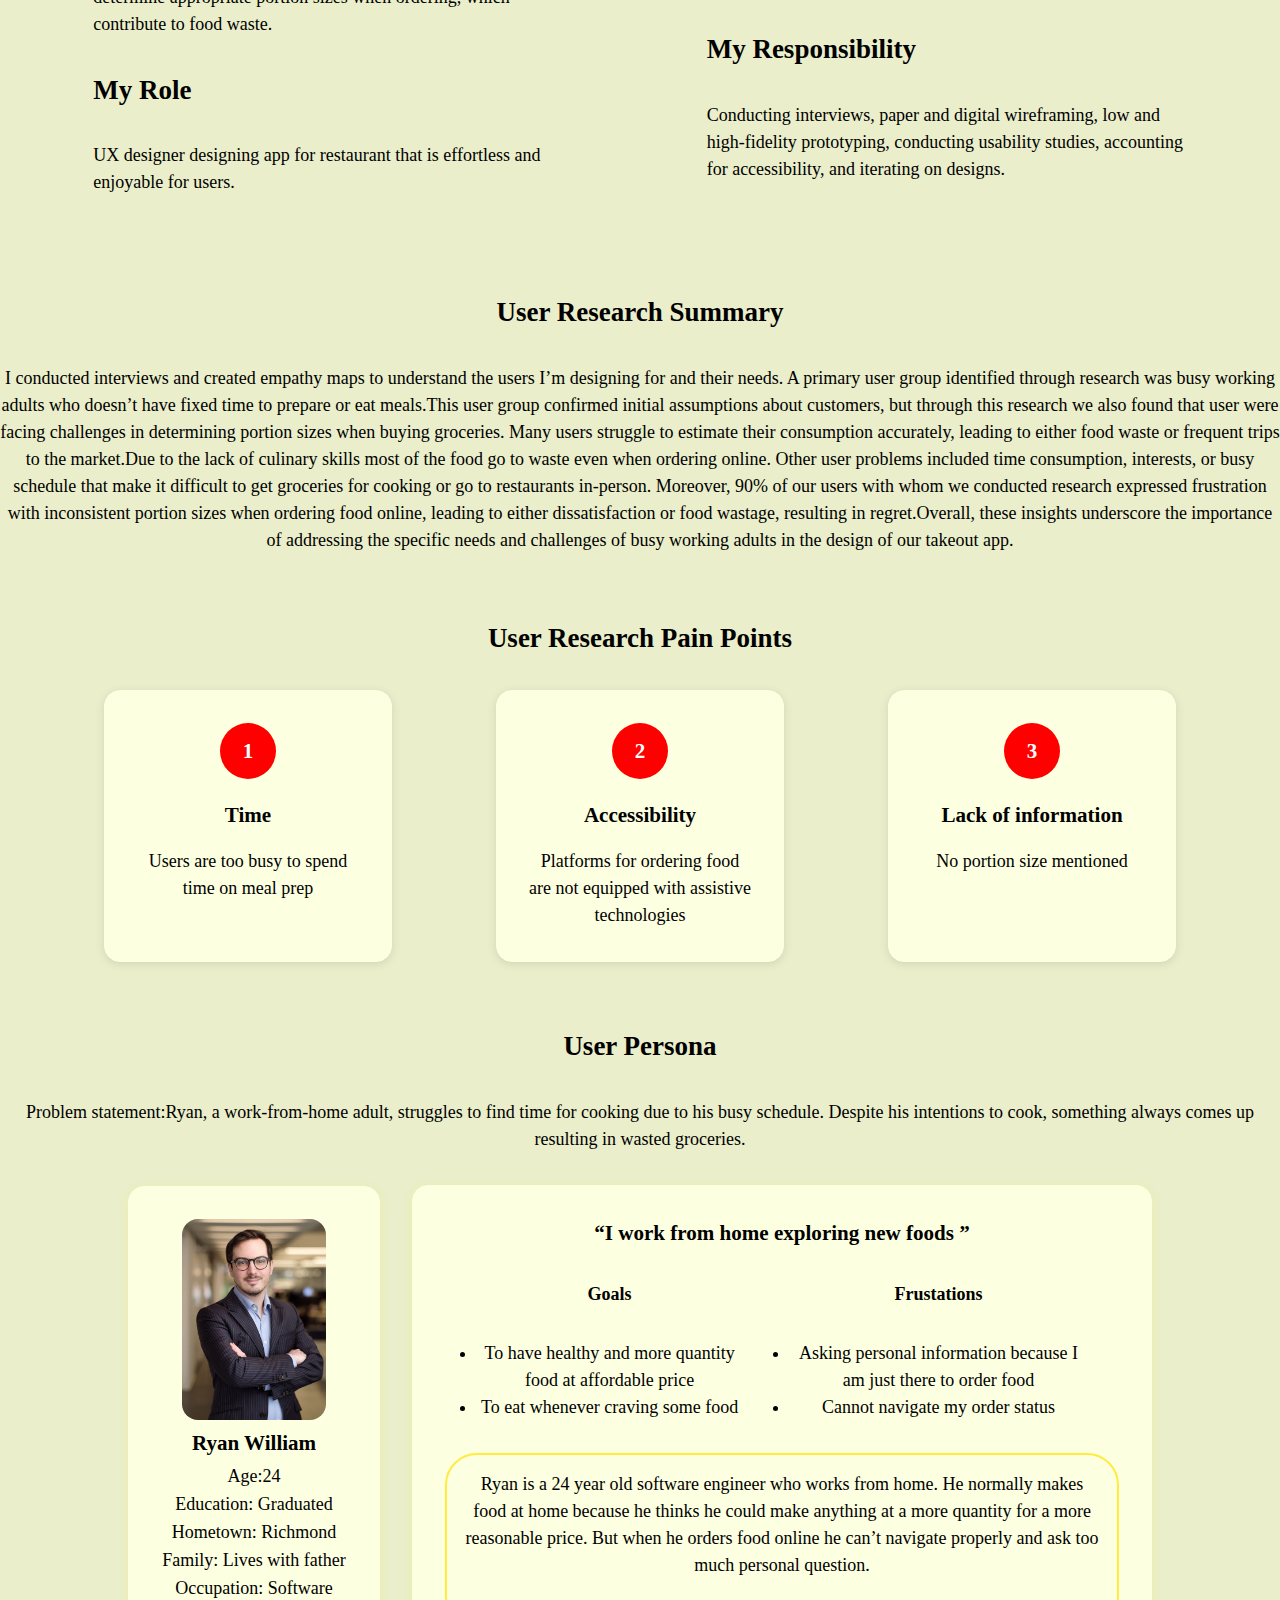
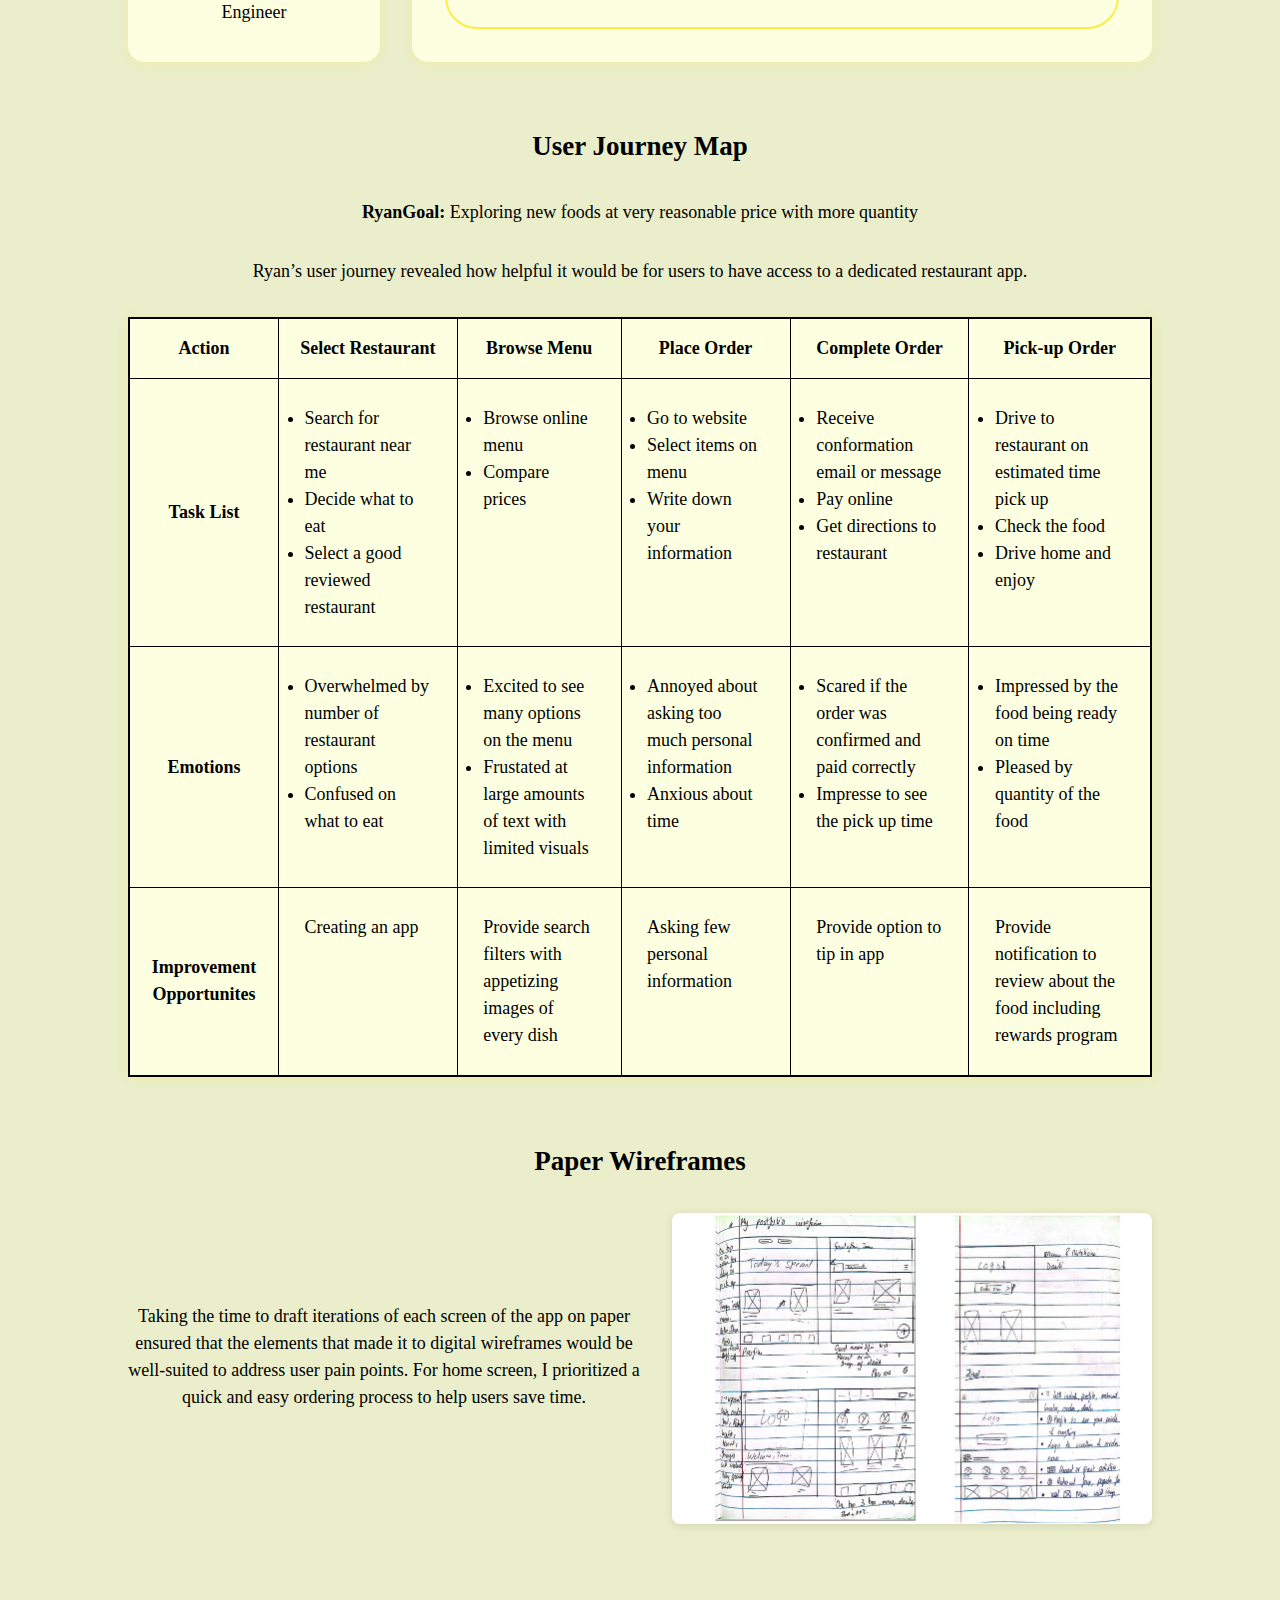
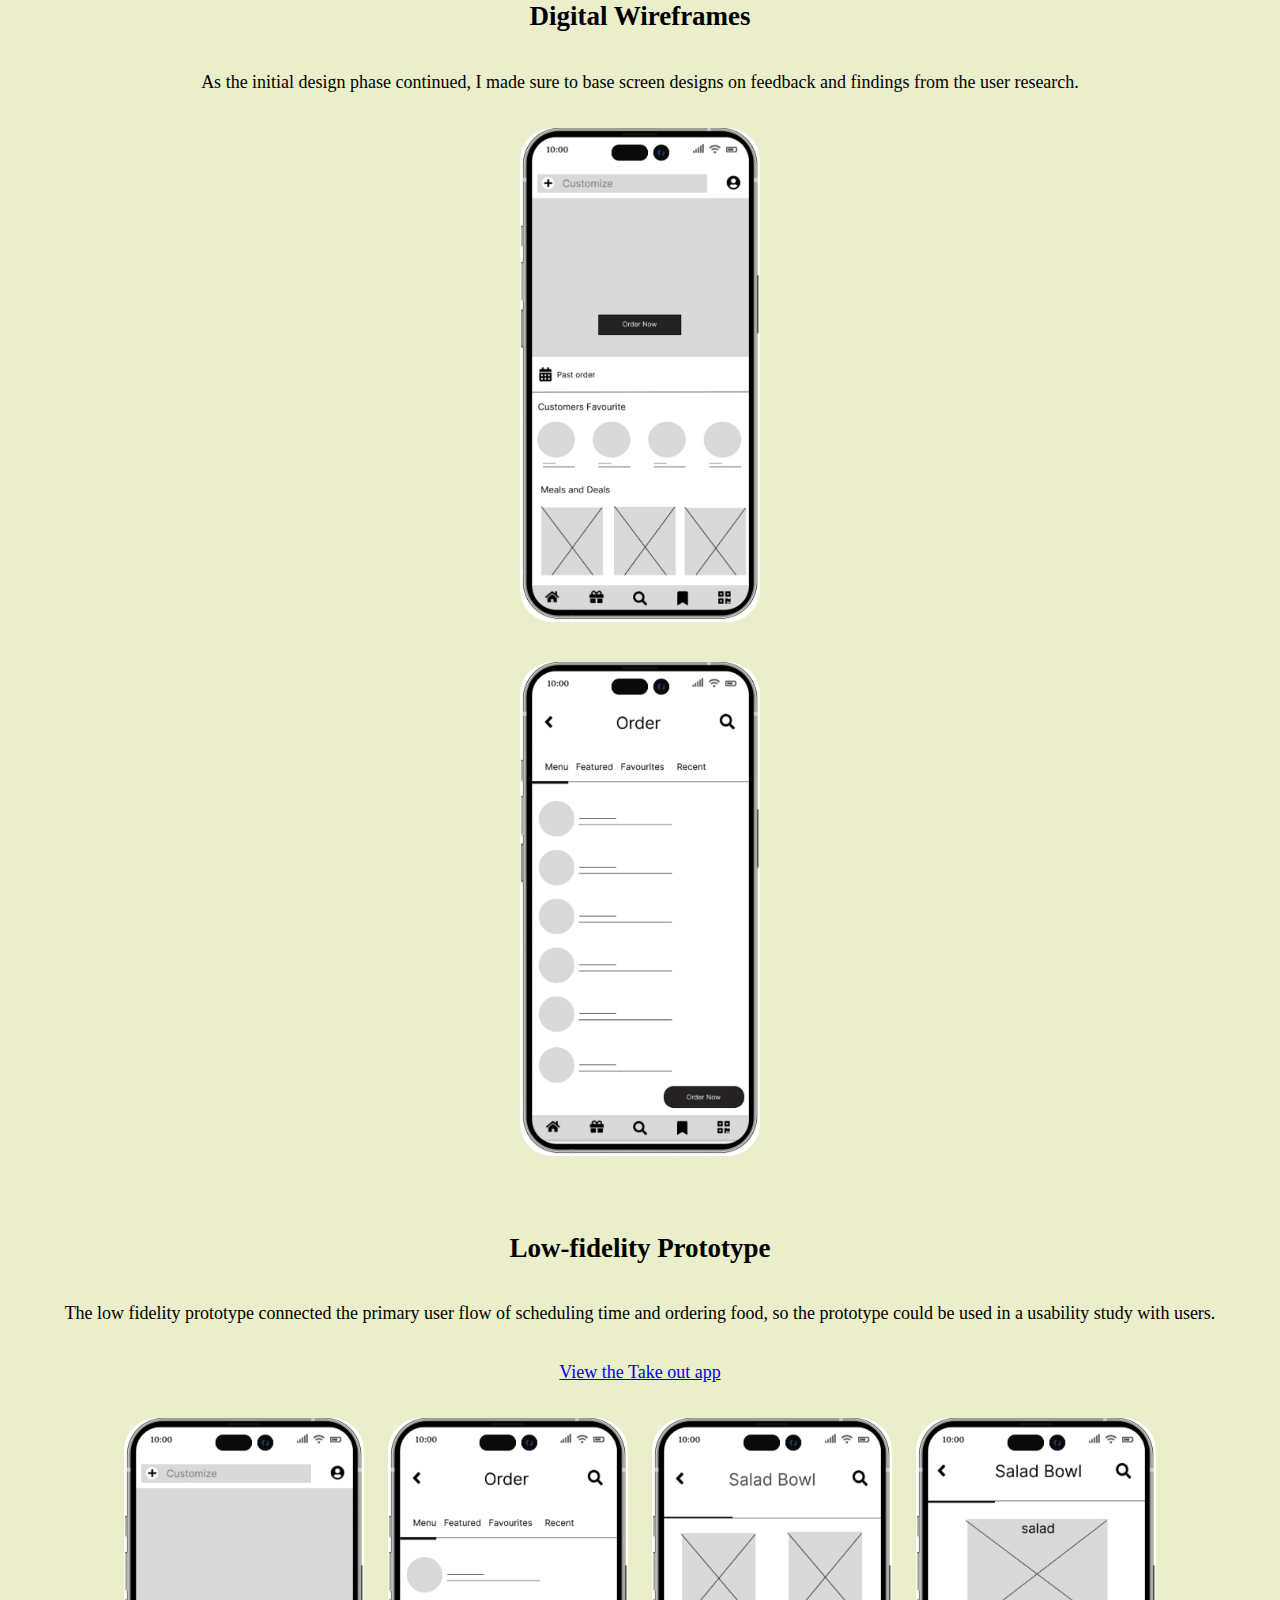
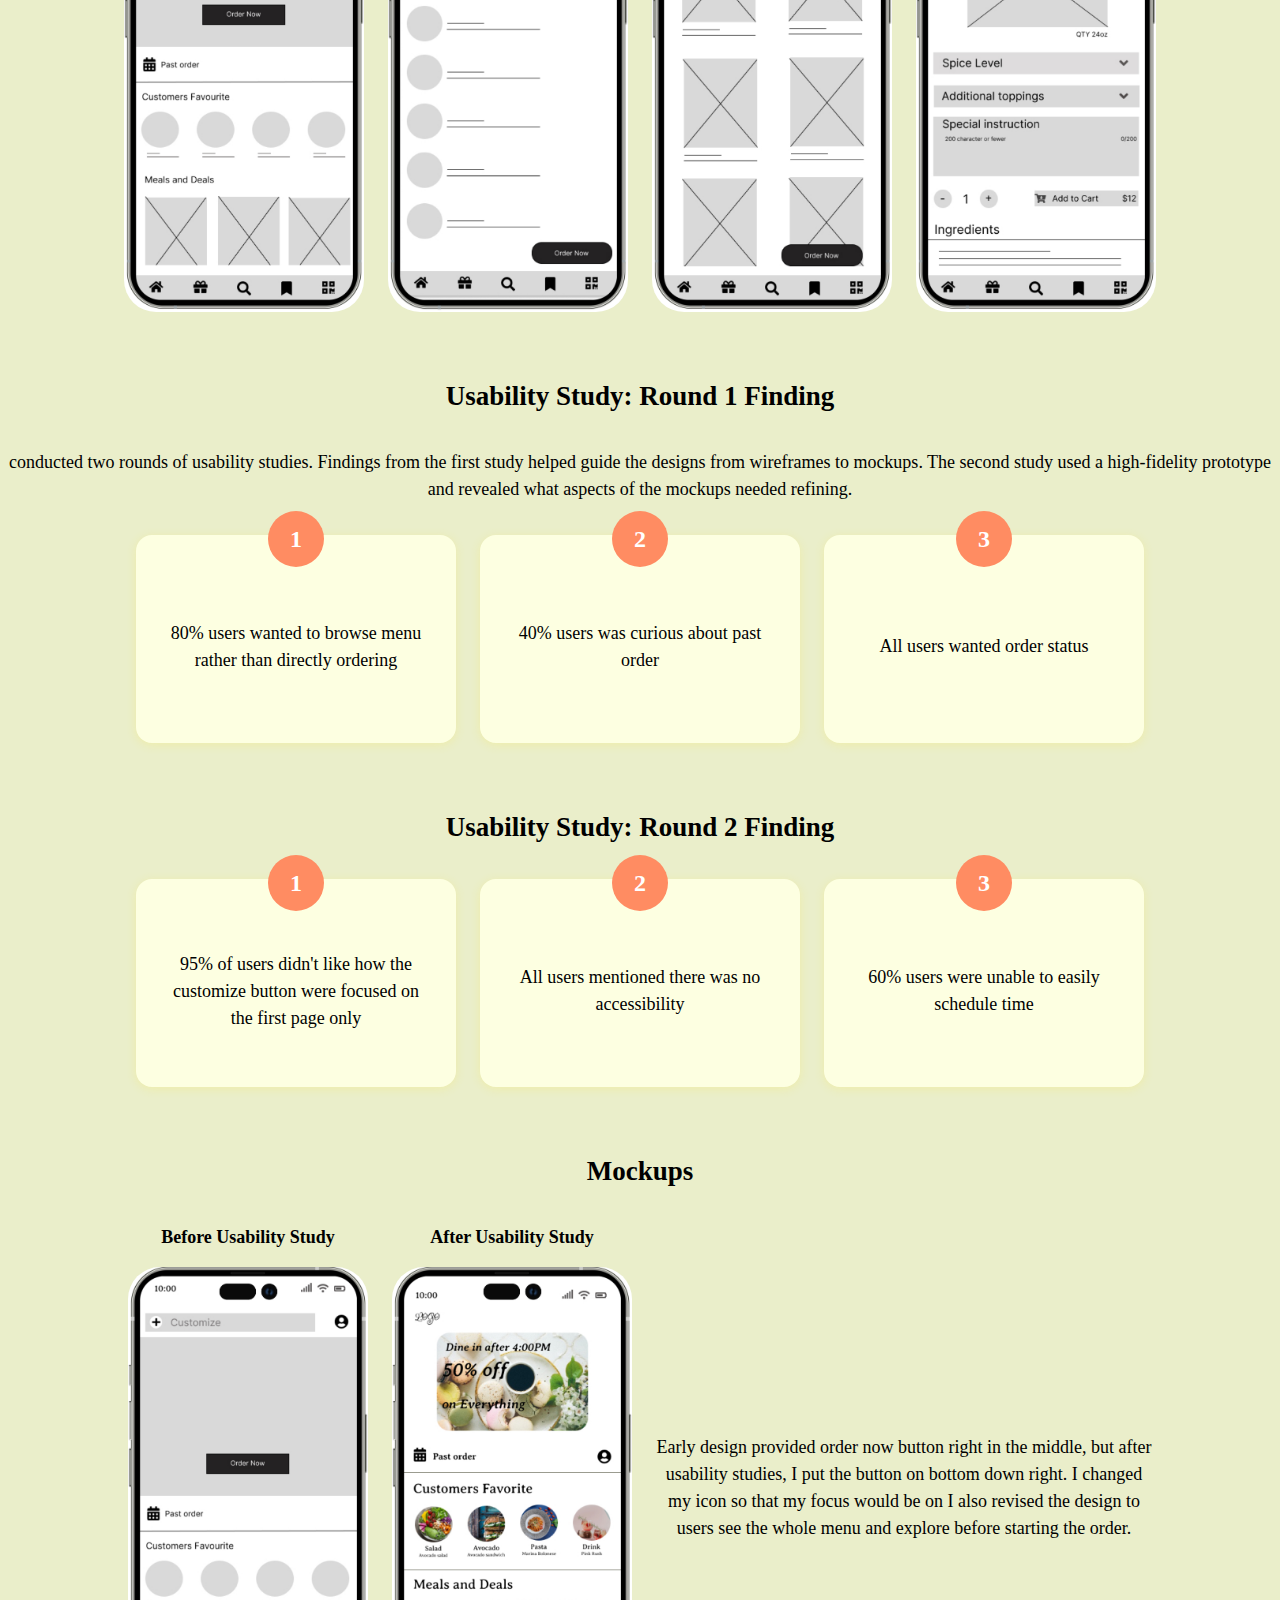
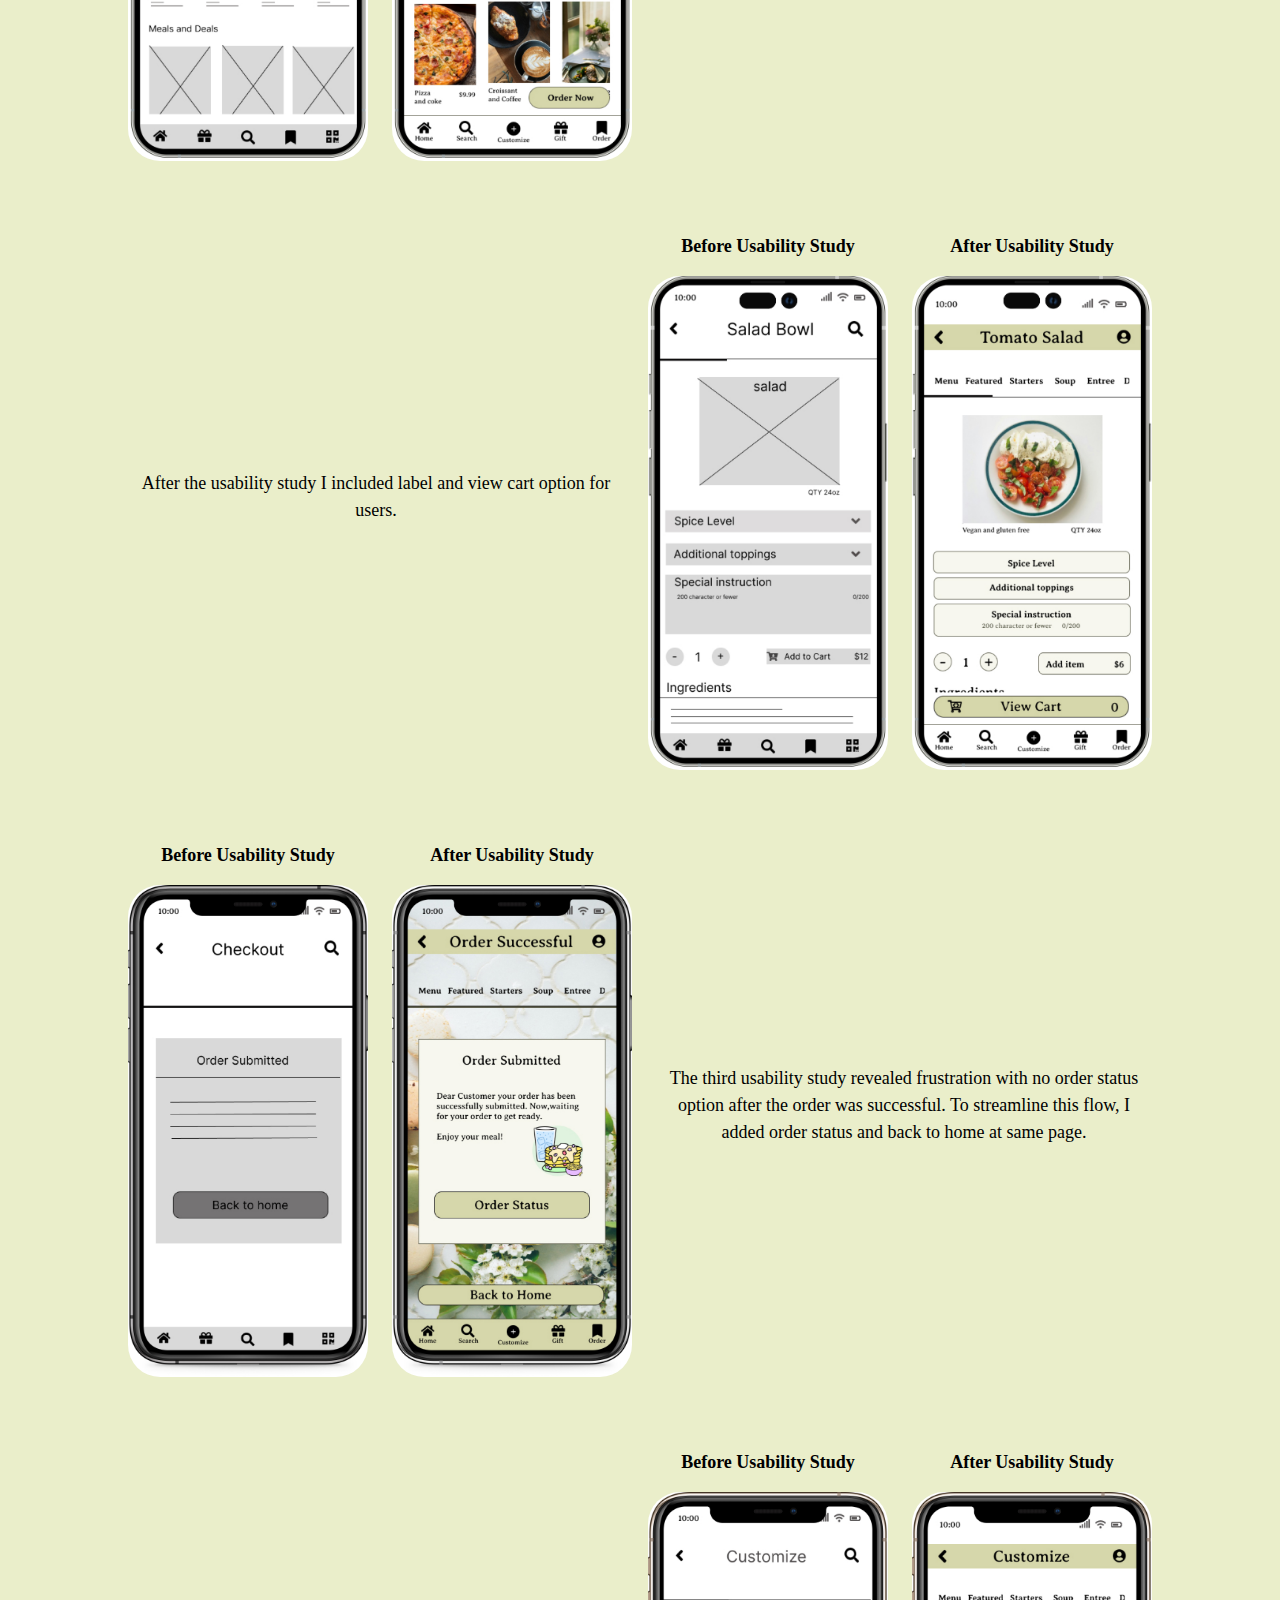
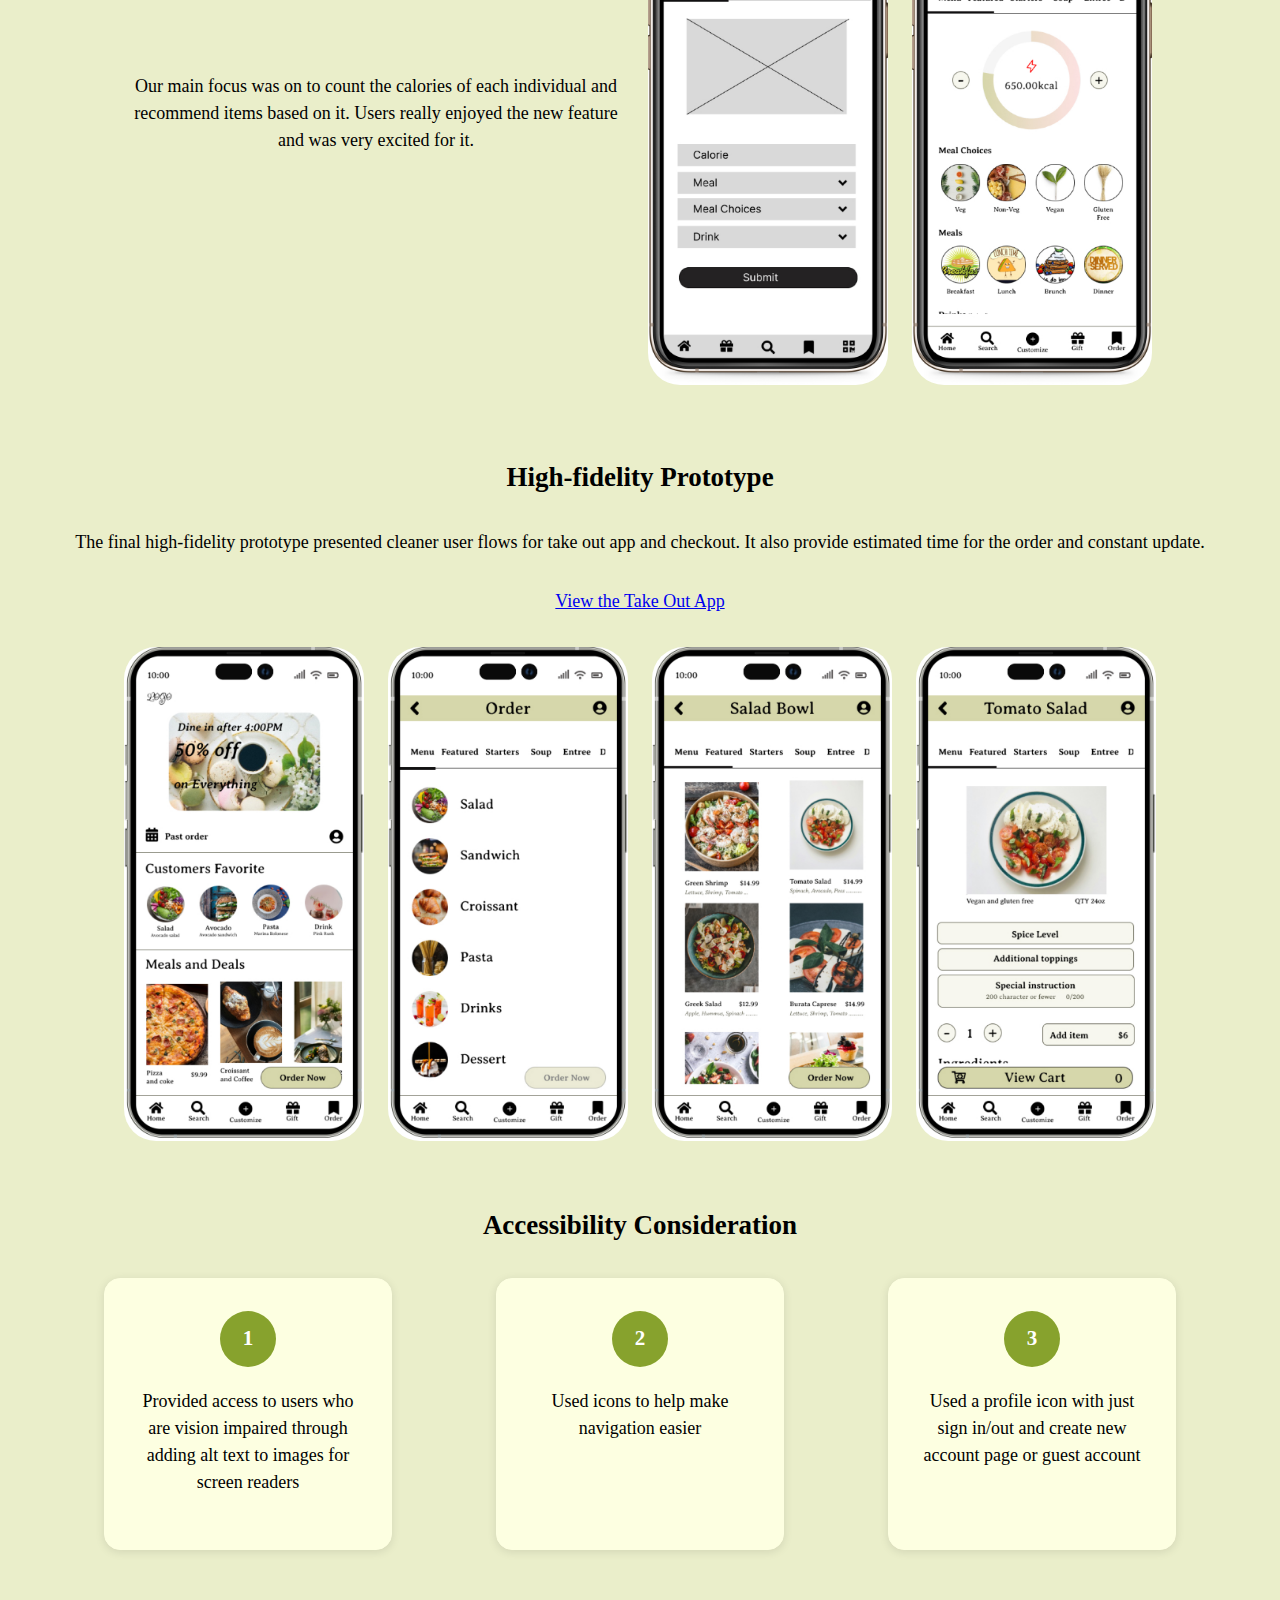
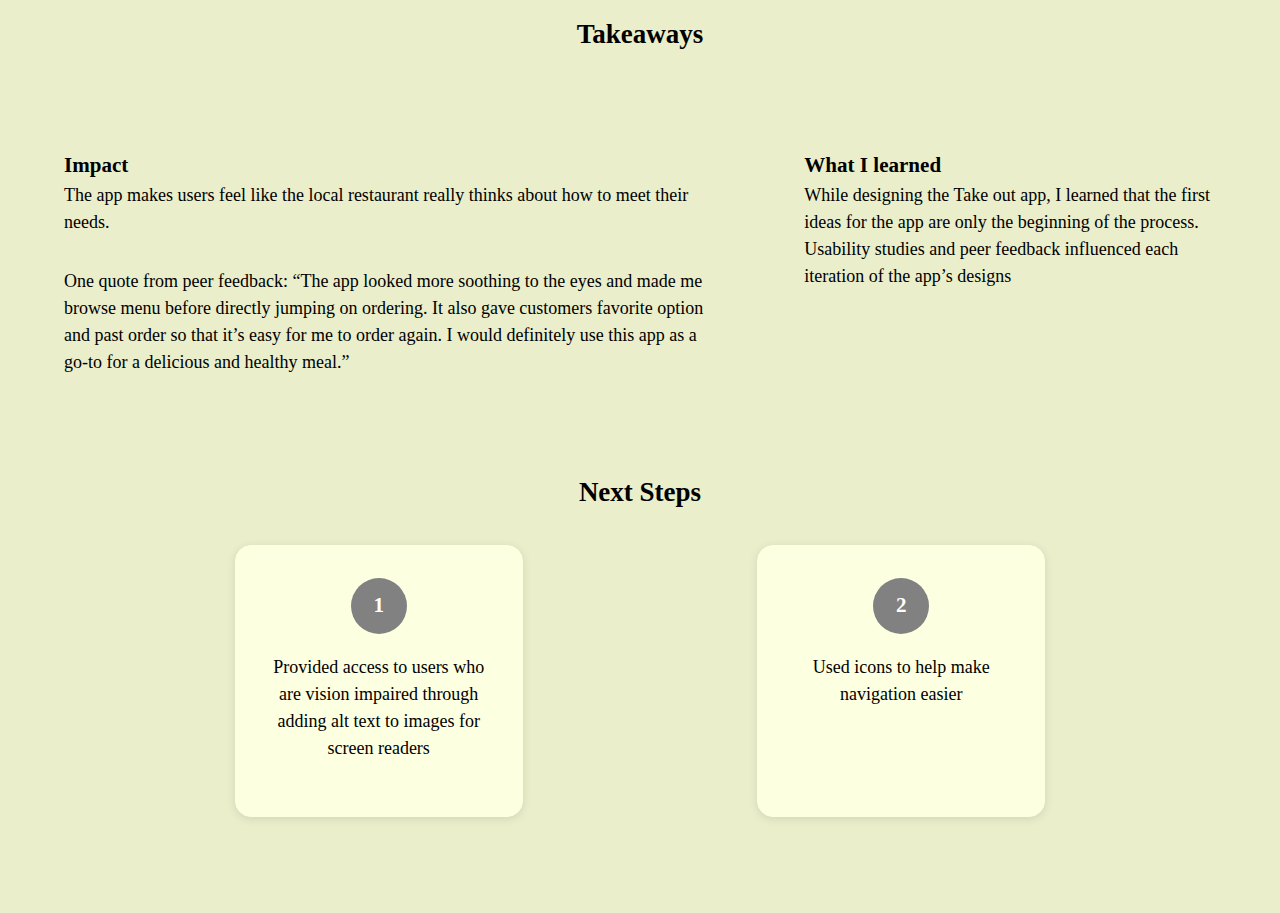
<file: projects/takeout/index.html>
<!DOCTYPE html>
<html lang="en">
<head>
    <meta charset="UTF-8">
    <meta name="viewport" content="width=device-width, initial-scale=1.0">
    <link rel="stylesheet" href="styles.css">
    <title>Take Out App</title>
</head>
<body>
    <header class="header">
        <h1>
           <a href="../../main.html">Shania Gurung </a>
       </h1>
       <nav class="heading">
           <ul class="nav">
               <li><a href="../../main.html">Home</a></li>
               <li><a href="../../main.html#work">Work</a></li>
           </ul>
       </nav>
   </header>

   <section id="content">
        <div>
            <h1>
                Take Out App
            </h1>
            <div id="intro">
                <div>
                    <p>
                        Project duration
                    </p>
                    <p>
                        April 2023 to August 2023
                    </p>
                </div>
                <div id="intro-img">
                    <img src="../../assets/take-out/HF-homepage.jpg" alt="app-img" class="intro-img" id="intro-hp">
                    <img src="../../assets/take-out/HF-order.jpg" alt="app-img" class="intro-img" id="intro-o">
                    <img src="../../assets/take-out/HF-review.jpg" alt="app-img" class="intro-img" id="intro-r">
                </div>
            </div>
            <div id="project-overview">
                <h2>The Product</h2>
                <p>
                    Introducing the Take Out App, a convenient way to order food from anywhere that provides an accurate portion that would satisfy customer needs. It strives to deliver healthy food. They offer various options for food with calories count. Our target customers are every individual who prefer healthy food with healthy lifestyle. This innovative app allows users to browse a full description of menu items, customize ingredients, and select a preferred time for delivery or takeout. Say goodbye to long wait times and enjoy delicious food on your own schedule with the Take Out App.
                </p>
                <div id="product">
                    <img src="../../assets/take-out/HF-tomato salad.jpg" alt="" class="product">
                    <img src="../../assets/take-out/HF-customize.jpg" alt="" class="product" id="intro-customize">
                    <img src="../../assets/take-out/HF-homepage.jpg" alt=""class="product">
                </div>
                <div id="summary">
                    <div class="summary-parts">
                        <h2>
                            The Problem
                        </h2>
                        <p>
                            <a href="https://www.unep.org/news-and-stories/press-release/un-17-all-food-available-consumer-levels-wasted">
                                Globally 17% of food 
                            </a>
                            worldwide is wasted at the consumer level and despite having online food apps, users often struggle to determine appropriate portion sizes when ordering, which contribute to food waste.
                        </p>
                        <h2>
                            My Role
                        </h2>
                        <p>
                            UX designer designing app for restaurant that is effortless and enjoyable for users.
                        </p>
                    </div>
                    <div class="summary-parts">
                        <h2>
                            The Goal
                        </h2>
                        <p>
                            Design an online food app to support global cause in solving food waste.
                        </p>
                        <h2>
                            My Responsibility
                        </h2>
                        <p>
                            Conducting interviews, paper and digital wireframing, low and high-fidelity prototyping, conducting usability studies, accounting for accessibility, and iterating on designs.
                        </p>
                    </div>
                </div>
            </div>
            <div id="understanding-user">
                <h2>User Research Summary</h2>
                <p class="p"> 
                    I conducted interviews and created empathy maps to understand the users I’m designing for and their needs. A primary user group identified through research was busy working adults who doesn’t have fixed time to prepare or eat meals.This user group confirmed initial assumptions about customers, but through this research we also found that user were facing challenges in determining portion sizes when buying groceries. Many users struggle to estimate their consumption accurately, leading to either food waste or frequent trips to the market.Due to the lack of culinary skills most of the food go to waste even when ordering online. Other user problems included time consumption, interests, or busy schedule that make it difficult to get groceries for cooking or go to restaurants in-person. Moreover, 90% of our users with whom we conducted research expressed frustration with inconsistent portion sizes when ordering food online, leading to either dissatisfaction or food wastage, resulting in regret.Overall, these insights underscore the importance of addressing the specific needs and challenges of busy working adults in the design of our takeout app.
                </p>
                <h2>User Research Pain Points</h2>
                <div id="pain-points">
                    <div class="pain-points">
                        <div class="pp-number">
                            <h3>
                                1
                            </h3>
                        </div>
                        <h3>
                            Time
                        </h3>
                        <p>
                            Users are too busy to spend time on meal prep
                        </p>
                    </div>
                    <div class="pain-points">
                        <div class="pp-number">
                            <h3>
                                2
                            </h3>
                        </div>
                        <h3>
                            Accessibility
                        </h3>
                        <p>
                            Platforms for ordering food are not equipped with assistive technologies
                        </p>
                    </div>
                    <div class="pain-points">
                        <div class="pp-number">
                            <h3>
                                3
                            </h3>
                        </div>
                        <h3>
                            Lack of information
                        </h3>
                        <p>
                            No portion size mentioned
                        </p>
                    </div>
                </div>
                <h2>
                    User Persona
                </h2>
                <p>
                    Problem statement:Ryan, a work-from-home adult, struggles to find time for cooking due to his busy schedule. Despite his intentions to cook, something always comes up resulting in wasted groceries.
                </p>
                <div id="user-persona">
                    <div class="up" id="up-info">
                        <img src="../../assets/take-out/ryan.JPG" alt="ryan-img" class="ryan-img">
                        <h3>
                            Ryan William
                        </h3>
                        <p>
                            Age:24
                        </p>
                        <p>
                            Education: Graduated
                        </p>
                        <p>
                            Hometown: Richmond
                        </p>
                        <p>
                            Family: Lives with father
                        </p>
                        <p>
                            Occupation: Software Engineer
                        </p>
                    </div>
                    <div class="up" id="up-detail">
                        <h3>
                            “I work from home exploring new foods ”
                        </h3>
                        <div id="us-goals-frustation">
                            <div>
                                <p>
                                    <b>Goals</b>
                                </p>
                                <ul>
                                    <li>
                                        To have healthy and more quantity food at affordable price
                                    </li>
                                    <li>
                                        To eat whenever craving some food
                                    </li>
                                </ul>
                            </div>
                            <div>
                                <p>
                                    <b>
                                        Frustations
                                    </b>
                                </p>
                                <ul>
                                    <li>
                                        Asking personal information because I am just there to order food
                                    </li>
                                    <li>
                                        Cannot navigate my order status
                                    </li>
                                </ul>
                            </div>
                        </div>
                        <div id="us-ryan-desc">
                            <p>
                                Ryan is a 24 year old software engineer who works from home. He normally makes food at home because he thinks he could make anything at a more quantity for a more reasonable price. But when he orders food online he can’t navigate properly and ask too much personal question.
                            </p>
                        </div>
                    </div>
                </div>
                <h2> User Journey Map</h2>
                <p>
                    <b>RyanGoal:</b>
                    Exploring new foods at very reasonable price with more quantity
                </p>
                <p>
                    Ryan’s user journey revealed how helpful it would be for users to have access to a dedicated restaurant app. 
                </p>
                <table id="user-journey">
                    <thead>
                        <th>
                            Action
                        </th>
                        <th>
                            Select Restaurant
                        </th>
                        <th>
                            Browse Menu
                        </th>
                        <th>
                            Place Order
                        </th>
                        <th>
                            Complete Order
                        </th>
                        <th>
                            Pick-up Order
                        </th>
                    </thead>
                    <tr>
                        <th>
                            Task List
                        </th>
                        <td>
                            <ol>
                                <li>
                                    Search for restaurant near me
                                </li>
                                <li>
                                    Decide what to eat
                                </li>
                                <li>
                                    Select a good reviewed restaurant 
                                </li>
                            </ol>
                        </td>
                        <td>
                            <ol>
                                <li>
                                    Browse online menu
                                </li>
                                <li>
                                    Compare prices
                                </li>
                            </ol>
                        </td>
                        <td>
                            <ol>
                                <li>
                                    Go to website
                                </li>
                                <li>
                                    Select items on menu
                                </li>
                                <li>
                                    Write down your information
                                </li>
                            </ol>
                        </td>
                        <td>
                            <ol>
                                <li>
                                    Receive conformation email or message
                                </li>
                                <li>
                                    Pay online 
                                </li>
                                <li>
                                    Get directions to restaurant
                                </li>
                            </ol>
                        </td>
                        <td>
                            <ol>
                                <li>
                                    Drive to restaurant on estimated time pick up
                                </li>
                                <li>
                                    Check the food
                                </li>
                                <li>
                                    Drive home and enjoy
                                </li>
                            </ol>
                        </td>
                    </tr>
                    <tr>
                        <th>
                            Emotions
                        </th>
                        <td>
                            <ol>
                                <li>
                                    Overwhelmed by number of restaurant options
                                </li>
                                <li>
                                    Confused on what to eat
                                </li>
                            </ol>
                        </td>
                        <td>
                            <ol>
                                <li>
                                    Excited to see many options on the menu
                                </li>
                                <li>
                                    Frustated at large amounts of text with limited visuals
                                </li>
                            </ol>
                        </td>
                        <td>
                            <ol>
                                <li>
                                    Annoyed about asking too much personal information
                                </li>
                                <li>
                                    Anxious about time
                                </li>
                            </ol>
                        </td>
                        <td>
                            <ol>
                                <li>
                                    Scared if the order was confirmed and paid correctly
                                </li>
                                <li>
                                    Impresse to see the pick up time
                                </li>
                            </ol>
                        </td>
                        <td>
                            <ol>
                                <li>
                                    Impressed by the food being ready on time
                                </li>
                                <li>
                                    Pleased by quantity of the food 
                                </li>
                            </ol>
                        </td>
                    </tr>
                    <tr>
                        <th>
                            Improvement Opportunites 
                        </th>
                        <td>
                            Creating an app
                        </td>
                        <td>
                            Provide search filters with appetizing images of every dish
                        </td>
                        <td>
                            Asking few personal information
                        </td>
                        <td>
                            Provide option to tip in app
                        </td>
                        <td>
                            Provide notification to review about the food including rewards program 
                        </td>
                    </tr>
                </table>
            </div>
            <div id="starting-design">
                <h2>Paper Wireframes</h2>
                <div id="paper-wireframe">
                    <div>
                        <p>
                            Taking the time to draft iterations of each screen of the app on paper ensured that the elements that made it to digital wireframes would be well-suited to address user pain points. For home screen, I prioritized a quick and easy ordering process to help users save time. 
                        </p>
                    </div>
                    <div>
                        <img src="../../assets/take-out/Take out wireframe.png" alt="paper-wireframe-img" class="pw-img">
                    </div>
                </div>
                <h2>Digital Wireframes</h2>
                <p>
                    As the initial design phase continued, I made sure to base screen designs on feedback and findings from the user research.
                </p>
                <div id="dw-img-container">
                    <div>
                        <img src="../../assets/take-out/LF-homepage.jpg" alt="digital-wireframe-img" class="digital-wireframe-img">
                    </div>
                    <div>
                        <img src="../../assets/take-out/LF-order.jpg" alt="digital-wireframe-img" class="digital-wireframe-img">
                    </div>
                </div>
                <h2>Low-fidelity Prototype</h2>
                <p>
                    The low fidelity prototype connected the primary user flow of scheduling time and ordering food, so the prototype could be used in a usability study with users.
                    
                </p>
                <a href="https://www.figma.com/proto/mbvp2AzBNEzTt4CruqTTqZ/Take-out-app?node-id=373-3921&t=lnRHDpPLqs19yqUl-1&scaling=scale-down&content-scaling=fixed&page-id=371%3A2431&starting-point-node-id=373%3A3921">
                    View the Take out app
                </a>
                <div id="low-fidelity-img">
                    <img src="../../assets/take-out/LF-homepage.jpg" alt="low-fidelity-img" class="low-fidelity-img">
                    <img src="../../assets/take-out/LF-order.jpg" alt="low-fidelity-img" class="low-fidelity-img">
                    <img src="../../assets/take-out/LF.jpg" alt="low-fidelity-img" class="low-fidelity-img">
                    <img src="../../assets/take-out/LF-salad bowl.jpg" alt="low-fidelity-img" class="low-fidelity-img">
                </div>
                <h2>Usability Study: Round 1 Finding</h2>
                <p>
                    conducted two rounds of usability studies. Findings from the first study helped guide the designs from wireframes to mockups. The second study used a high-fidelity prototype and revealed what aspects of the mockups needed refining.
                </p>
                <div id="usability-study">
                    <div class="us-finding">
                        <div class="us-number">
                            <h2>
                                1
                            </h2>
                        </div>
                        <p>
                            80% users wanted to browse menu rather than directly ordering
                        </p>
                    </div>
                    <div class="us-finding">
                        <div class="us-number">
                            <h2>
                                2
                            </h2>
                        </div>
                        <p>
                            40% users was curious about past order
                        </p>
                    </div>
                    <div class="us-finding">
                        <div class="us-number">
                            <h2>
                                3
                            </h2>
                        </div>
                        <p>
                            All users wanted order status 
                        </p>
                    </div>
                </div>
                <h2>Usability Study: Round 2 Finding</h2>
                <div id="usability-study">
                    <div class="us-finding">
                        <div class="us-number">
                            <h2>
                                1
                            </h2>
                        </div>
                        <p>
                            95% of users didn't like how the customize button were focused on the first page only  
                        </p>
                    </div>
                    <div class="us-finding">
                        <div class="us-number">
                            <h2>
                                2
                            </h2>
                        </div>
                        <p>
                            All users mentioned there was no accessibility 
                        </p>
                    </div>
                    <div class="us-finding">
                        <div class="us-number">
                            <h2>
                                3
                            </h2>
                        </div>
                        <p>
                            60% users were unable to easily schedule time 
                        </p>
                    </div>
                </div>
            </div>
            <div id="refining-design">
                <h2>Mockups</h2>
                <div class="mockup">
                    <div>
                        <p>
                            <b>
                                Before Usability Study
                            </b>
                        </p>
                        <img src="../../assets/take-out/LF-homepage.jpg" alt="mockup-before" class="mockup-img">
                    </div>
                    <div>
                        <p>
                            <b>
                                After Usability Study
                            </b>
                        </p>
                        <img src="../../assets/take-out/HF-homepage.jpg" alt="mockup-after" class="mockup-img">
                    </div>
                    <div>
                        <p>
                            Early design provided order now button right in the middle, but after usability studies, I put the button on bottom down right. I changed my icon so that my focus would be on I also revised the design to users see the whole menu and explore before starting the order.
                        </p>
                    </div>
                </div>
                <div class="mockup">
                    <div>
                        <p>
                            After the usability study I included label and view cart option for users.
                        </p>
                    </div>
                    <div>
                        <p>
                            <b>
                                Before Usability Study
                            </b>
                        </p>
                        <img src="../../assets/take-out/LF-salad bowl.jpg" alt="mockup-before" class="mockup-img">
                    </div>
                    <div>
                        <p>
                            <b>
                                After Usability Study
                            </b>
                        </p>
                        <img src="../../assets/take-out/HF-tomato salad.jpg" alt="mockup-after" class="mockup-img">
                    </div>
                </div>
                <div class="mockup">
                    <div>
                        <p>
                            <b>
                                Before Usability Study
                            </b>
                        </p>
                        <img src="../../assets/take-out/LF Checkout.jpg" alt="mockup-before" class="mockup-img">
                    </div>
                    <div>
                        <p>
                            <b>
                                After Usability Study
                            </b>
                        </p>
                        <img src="../../assets/take-out/HF-order-submit.jpg" alt="mockup-after" class="mockup-img">
                    </div>
                    <div>
                        <p>
                            The third usability study revealed frustration with no order status option after the order was successful. To streamline this flow, I added order status and back to home at same page.
                        </p>
                    </div>
                </div>
                <div class="mockup">
                    <div>
                        <p>
                            Our main focus was on to count the calories of each individual and recommend items based on it. Users really enjoyed the new feature and was very excited for it.
                        </p>
                    </div>
                    <div>
                        <p>
                            <b>
                                Before Usability Study
                            </b>
                        </p>
                        <img src="../../assets/take-out/LF Customize.jpg" alt="mockup-before" class="mockup-img">
                    </div>
                    <div>
                        <p>
                            <b>
                                After Usability Study
                            </b>
                        </p>
                        <img src="../../assets/take-out/HF-customize.jpg" alt="mockup-after" class="mockup-img">
                    </div>
                </div>
                <h2>High-fidelity Prototype</h2>
                <p>
                    The final high-fidelity prototype presented cleaner user flows for take out app and checkout. It also provide estimated time for the order and constant update.
                </p>
                <a href="https://www.figma.com/proto/mbvp2AzBNEzTt4CruqTTqZ/Take-out-app?node-id=258-1715&t=QO5g9hHnd1qIl0om-1&scaling=scale-down&content-scaling=fixed&page-id=0%3A1&starting-point-node-id=258%3A1715">
                    View the Take Out App 
                </a> 
                <div id="high-fidelity-img">
                    <img src="../../assets/take-out/HF-homepage.jpg" alt="high-fidelity-img" class="high-fidelity-img">
                    <img src="../../assets/take-out/HF-order.jpg" alt="high-fidelity-img" class="high-fidelity-img">
                    <img src="../../assets/take-out/HF-Salad bowl.jpg" alt="high-fidelity-img" class="high-fidelity-img">
                    <img src="../../assets/take-out/HF-tomato salad.jpg" alt="high-fidelity-img" class="high-fidelity-img">
                </div>
                <h2>Accessibility Consideration</h2>
                <div id="accessibility">
                    <div class="accessibility">
                        <div class="pp-number" style="background-color: #87a22d;">
                            <h3>
                                1
                            </h3>
                        </div>
                        <p>
                            Provided access to users who are vision impaired through adding alt text to images for screen readers
                        </p>
                    </div>
                    <div class="accessibility">
                        <div class="pp-number" style="background-color: #87a22d;">
                            <h3>
                                2
                            </h3>
                        </div>
                        <p>
                            Used icons to help make navigation easier
                        </p>
                    </div>
                    <div class="accessibility">
                        <div class="pp-number" style="background-color: #87a22d;">
                            <h3>
                                3
                            </h3>
                        </div>
                        <p>
                            Used  a profile icon with just sign in/out and create new account page or guest account
                        </p>
                    </div>
                </div>
            </div>
            <div id="going-forword">
                <h2>Takeaways</h2>
                <div id="take-aways">
                    <div class="take-aways">
                        <h3>
                            Impact
                        </h3>
                        <p>
                            The app makes users feel like the local restaurant really thinks about how to meet their needs.
                        </p>
                        <p>
                            One quote from peer feedback: “The app looked more soothing to the eyes and made me browse menu before directly jumping on ordering. It also gave customers favorite option and past order so that it’s easy for me to order again. I would definitely use this app as a go-to for a delicious and healthy meal.”
                        </p>
                    </div>
                    <div class="take-aways">
                        <h3>
                            What I learned
                        </h3>
                        <p>
                            While designing the Take out app, I learned that the first ideas for the app are only the beginning of the process. Usability studies and peer feedback influenced each iteration of the app’s designs
                        </p>
                    </div>
                </div>
                <h2>Next Steps</h2>
                <div id="next-steps">
                    <div class="next-steps">
                        <div class="pp-number" style="background-color: #818181;">
                            <h3>
                                1
                            </h3>
                        </div>
                        <p>
                            Provided access to users who are vision impaired through adding alt text to images for screen readers
                        </p>
                    </div>
                    <div class="next-steps">
                        <div class="pp-number" style="background-color: #818181;">
                            <h3>
                                2
                            </h3>
                        </div>
                        <p>
                            Used icons to help make navigation easier
                        </p>
                    </div>
                </div>
            </div>
        </div>
    </section>
</body>
</html>
</file>
<file: Takeout /styles.css>
* {
    margin: 0;
    padding: 0;
    box-sizing: border-box;
}

:root {
    --bg-color: #ffffff;
    --font-primary: 'Roboto';
    --font-size-p: 18px;
    --font-size-h1: 30px;
    --font-size-h2: 28px;
    --font-size-container-h: 20px;
    --font-size-container-p: 16px;
    --text-color: #000; 
}

body{
    background-color: var(--bg-color);
    font-family: var(--font-primary);
    font-size: var(--font-size-p);
    color: var(--text-color);
}

.header {
    height: 80px;
    background: #fff;
    display: flex;
    align-items: center;
    justify-content: space-between;
    padding: 0 60px;
    box-shadow: 0 2px 10px rgba(0, 0, 0, 0.1);
}
h1 a{
    text-decoration: none;
    color: var(--text-color);
}

.nav{
    list-style: none;
    display: flex;
    gap: 20px;
}
.nav a{
    text-decoration: none;
    color: var(--text-color);
}
</file>
<file: projects/ar-vr/styles.css>
* {
    margin: 0;
    padding: 0;
    box-sizing: border-box;
}

:root {
    --bg-color: #fff7e2;
    --font-primary: 'Roboto';
    --font-size-p: 18px;
    --font-size-h1: 30px;
    --font-size-h2: 28px;
    --font-size-container-h: 20px;
    --font-size-container-p: 16px;
    --text-color: #000; 
}

body{
    background-color: var(--bg-color);
    font-family: var(--font-primary);
    font-size: var(--font-size-p);
    color: var(--text-color);
}

/* .main-content{
    display: block;
    width: 100%;
} */

.header {
    height: 80px;
    width: 100%;
    background: #fff;
    display: flex;
    align-items: center;
    justify-content: space-between;
    padding: 0 60px;
    box-shadow: 0 2px 10px rgba(0, 0, 0, 0.1);
}

#description{
    width: 1440px;
    height: 100vh;
    margin: 0 auto;
}

h1 a{
    text-decoration: none;
    color: var(--text-color);
}

.nav{
    list-style: none;
    display: flex;
    gap: 20px;
}
.nav a{
    text-decoration: none;
    color: var(--text-color);
}

#content {
    width: 100%;
    max-width: 1300px;
    margin: 2rem auto; 
    display: flex;
    flex-direction: column; 
    align-items: center; 
    justify-content: center; 
    min-height: 100vh;
    line-height: 1.5;
}

.img-big{
    width: 100%;
    max-width: 780px;
    height: 440px;
    display: block;
    margin: 2rem auto;
    border: solid white 2px;
    border-radius: 5px;
    box-shadow: 0 2px 10px rgb(0, 0, 0, 0.1);
}

.img-container{
    width: 100%;
    max-width: 833px;
    height: 440px;
    padding: 45px;
    display: block;
    margin: 3rem auto;
    border: solid rgb(177, 177, 177) 3px;
}

.img-booking{
    width: 100%;
    max-width: 600px;
    height: 345px;
    margin-left: 76px;
}


h1, h2{
    text-align: center;
    margin-top: 2rem;
    margin-bottom: 2rem;
}

#introduction h2, #project-overview h2{
    text-align: left;
}

#project-overview{
    display: flex;
    width: 60rem;
    gap: 1rem;
}
.overview{
    padding: 3rem;
}
#user-pp{
    display: flex;
    justify-content: center;
    align-items: center;
    gap: 1.2rem;
    margin-top: 2rem;
}
#red-dot{
    border: 1px solid #e21c21;
    width: 4rem;
    height: 4rem;
    border-radius: 10rem;
    background-color: #e21c21;
}
#pain-point{
    width: 833px;
    height: 548px;
    padding: 60px;
    margin: 3rem auto;
    border: solid rgb(177, 177, 177) 3px;
    border-radius: 5px;
    display: flex;
    justify-content: space-between;
    align-items: center;
    
}
#verticle-line{
    width: 3px;
    height: 500px;
    background: #000;
}

.pp{
    width: 308px;
    text-align: center;
}

.pp h3{
    margin-bottom: 1.5rem;
}

.pp p{
    margin: 0 0 4rem 0;
}

#paper-wf {
    width: 833px;
    height: 400px;
    padding: 60px;
    display: block;
    margin: 0 auto;
    border: solid rgb(177, 177, 177) 3px;
    border-radius: 5px;
}

.prototype-img{
    width: 440px;
    height: 250px;
    border-radius: 5px;
    border: solid white 2px;
    margin: 0 auto;
}

#user-journey{
    border: solid rgb(99, 99, 99) 3px;
    border-collapse: collapse;
    width: 90%;
    margin: 4rem auto;
}

th, td {
    border: 1px solid rgb(99, 99, 99);
    padding: 15px; /* Adds space inside cells */
    text-align: left; /* Aligns text properly */
    vertical-align: top; /* Ensures content starts from the top */
    min-width: 150px; /* Prevents the cells from being too small */
    word-break: break-word; 
    overflow-wrap: break-word;
}

#user-journey th:first-child,
#user-journey td:first-child {
    width: 250px; /* Increases space to prevent text from wrapping */
    text-align: center; /* Centers text horizontally */
    vertical-align: middle; /* Centers text vertically */
}

#user-journey th:last-child,
#user-journey td:last-child {
    width: 220px; /* Adjust this value if needed */
}

td ol {
    list-style-position: inside; 
    padding-left: 0; 
    margin: 10px 0; 
    padding-left: 20px;
    word-break: break-word; 
    overflow-wrap: break-word; 
    list-style-type: disc;
}

td{
    padding: 20px;
}

thead th {
    text-align: center;
    vertical-align: middle; /* Centers content vertically */
    padding: 15px;
    height: 50px;
}

#persona{
    display: grid;
    padding: 4rem;
    row-gap: 1rem;
    column-gap: 1rem;
    grid-template-rows: repeat(3,1fr);
    /* grid-template-rows: auto 4rem auto; */
    grid-template-columns: repeat(3,1fr);
    margin: 2rem auto;
}

.emily {
    width: 12rem;
    height: 18rem;
    margin-top: 4.3rem;
    margin-bottom: 2rem;
    border-radius: 5px;
}
#emily-intro {
    grid-row-start: 1;
    grid-row-end: 4;
    text-align: center;
    gap: 5rem;
}
#tag-line{
    grid-column-start: 2;
    grid-column-end: 4;
    /* height: 4rem; */
    display: flex;
    align-items: center; 
    justify-content: center;
    text-align: center;
}
#goals, #frustations {
    display: flex;
    flex-direction: column;
    justify-content: space-between;
    padding: 2rem;
    overflow: auto;
}

#descriptions{
    grid-column-start: 2;
    grid-column-end: 4;
    padding: 1rem;
}

#goals{
    grid-template-rows: 1fr 1fr;
    grid-template-columns: 1fr 1fr;
}

.persona-detail{
    background: #e6deca;
    border: 5px solid #e6deca;
    border-radius: 5px;
    box-shadow: 0 2px 10px rgb(0, 0, 0, 0.1);
}

#paper-wf{
    margin: 4rem auto;
}
.paper-wireframe{
    width: 218px;
    height: 291px;
    padding: 0.4rem;
}
.paper-wireframe-3{
    width: 214px;
    height: 10rem;
    margin-bottom: 4.5rem;
    margin-left: 2.5rem;
}
#digital-wireframe{
    margin-top: 3rem;
    margin-bottom: 5rem;
}

.prototype-img--style{
    padding: 2rem;
    display: grid;
    justify-content: center;
    align-items: center;
    grid-template-rows: repeat(2, 0.1fr);
    grid-template-columns: repeat(2, 0.1fr);
    gap: 2rem;
    margin-top: 2rem;
}

#prototype-img img{
    width: 440px; /* Makes images responsive */
    height: 250px;
    margin: 0 auto;
}
.button{
    grid-column-start: 1;
    grid-column-end: 3;
    text-align: center;
    margin: 1.6rem;
    border: 2px solid #bebebe;
    border-radius: 10rem;
    width: 25rem;
    height: 3rem;
    padding: 0.5rem;
    margin: 0 auto;
    background-color: #bebebe;
    box-shadow: 0 2px 10px rgba(0, 0, 0, 0.1);
    text-decoration: none;
    color: var(--text-color);

    cursor: pointer;
    position: relative;
    z-index: 0;
}

.button::after{
    content: "";
    z-index: -1;
    position: absolute;
    width: 100%;
    height: 100%;
    background-color: #dcc0d7;
    left: 0;
    top: 0;
    border-radius: 10rem;
}

.button::before{
    content: "";
    background: linear-gradient(
        45deg,
        #cddafd, #fad2e1, #dfe7fd, #bee1e6,  #b6ad90,
        #1b2cc1, #ffe6a7, #ffd60a
    );
    position: absolute;
    top: -2px;
    left: -2px;
    background-size: 800%;
    z-index: -1;
    width: calc(100% + 4px);
    height: calc(100% + 4px);
    filter: blur(8px);
    animation: glowing 20s linear infinite;
    transition: opacity .3s ease-in-out;
    border-radius: 5rem;
    opacity: 0;
}

@keyframes glowing {
    0%{background-position: 0 0;}
    50%{background-position: 400% 0;}
    100%{background-position: 0 0;}
}

/*hover*/
.button:hover::before{
    opacity: 1;
}

#usability-study{
    width: 833px;
    height: 448px;
    padding: 60px;
    margin: 3rem auto;
    border: solid rgb(177, 177, 177) 3px;
    border-radius: 5px;
    display: flex;
    justify-content: space-between;
    align-items: center;
    gap: 1.5rem;
    
}
#verticle-line1{
    width: 3px;
    height: 400px;
    background: #000;
}

.round{
    width: 308px;
    height: 260px;
    
}

#accessibility, #nextstep{
    width: 833px;
    height: 448px;
    padding: 60px;
    margin: 3rem auto;
    border: solid rgb(177, 177, 177) 3px;
    border-radius: 5px;
    display: flex;
    justify-content: space-between;
    align-items: center;
    gap: 1.5rem;
}

.accessibility-points, next-step{
    display: flex;
    flex-direction: column;
    gap: 1rem;
}

.accessibility-points p, .next-step p{
    margin-bottom: 1rem;
}

#access-p, #next-step-point{
    margin-bottom: 6.4rem;
}

#verticle-line2{
    width: 3px;
    height: 400px;
    background: #000;
}

.takeaaway{
    margin-bottom: 2rem;
}
</file>
<file: projects/bank/styles.css>
* {
    margin: 0;
    padding: 0;
    box-sizing: border-box;
}

:root {
    --bank-color: #023e8a;
    --bg-color: #dbf5ff;
    --font-primary: 'Roboto';
    --font-size-p: 18px;
    --font-size-h1: 30px;
    --font-size-h2: 28px;
    --font-size-container-h: 20px;
    --font-size-container-p: 16px;
    --text-color: #000; 
    --box-color: #eaf9ff;
    --box-shadow: 0 2px 10px rgba(0, 0, 0, 0.1)
}

body{
    background-color: var(--bg-color);
    font-family: var(--font-primary);
    font-size: var(--font-size-p);
    color: var(--text-color);
}

.header {
    height: 80px;
    background: #fff;
    display: flex;
    align-items: center;
    justify-content: space-between;
    padding: 0 60px;
    box-shadow: 0 2px 10px rgba(0, 0, 0, 0.1);
}
h1 a{
    text-decoration: none;
    color: var(--text-color);
}

.nav{
    list-style: none;
    display: flex;
    gap: 20px;
}
.nav a{
    text-decoration: none;
    color: var(--text-color);
}
#content {
    width: 100%;
    max-width: 1300px;
    margin: 2rem auto; 
    display: flex;
    flex-direction: column; 
    align-items: center; 
    justify-content: center; 
    min-height: 100vh;
    line-height: 1.5;
    text-align: center;
}
h2, p{
    margin-bottom: 2rem;
}

/*homepage*/
#homepage, #profile, #profile-img{
    display: flex;
    justify-content: center;
    align-items: center;
}
#homescreen{
    margin: 0 auto;
    margin-left: 13rem;
    margin-top: 3rem;
    margin-bottom: 4rem;
}
#homescreen-laptop{
    width: 42rem;
}
#laptop-profile{
    width: 35rem;
}
#mobile-homescreen{
    width: 8rem;
    border-radius: 1rem;
    position: relative;
    right: 8rem;
    top: 1rem;
}
#mobile-profile{
    width: 7rem;
    border-radius: 1rem;
    position: relative;
    left: 6.8rem;
    top: 4rem;

}

.icon{
    border-radius: 50%;
    width: 7rem;
    padding: 0.5rem;
    display: grid;
    position: relative;
}

#card{
    left: 11rem;
    bottom: 1rem;
}

#zelle{
    right: 1rem;
    bottom: 1rem;
}

#bank{
    left: 8rem;
}

#dollar{
    right: 11rem;
    bottom: 2.5rem;
}

#pge{
    left: 2rem;
    bottom: 2rem;
}
#save{
    right: 9rem;
    bottom: 1rem;
}

.circle{
    background-color: var(--box-color);
    width: 27rem;
    height: 27rem;
    border-radius: 50%;
    position: absolute;
    z-index: -1; /* Sends it behind everything */
    right: 45%;
    top: 115%;
}
#profile{
    margin-top: 5rem;
}

#summary{
    display: flex;
    justify-content: space-evenly;
    flex-wrap: wrap;
    align-items: center;
    gap: 2.5rem;
    margin-top: 5rem;
    text-align: left;
}

.summary-parts{
    width: 30rem;
}

.div{
    margin-bottom: 4rem;
}

/*pain-point*/
#pain-points{
    display: flex;
    justify-content: center;
    align-items: center;
    gap: 1.5rem;
}
#pain-points h3{
    margin: 0.8rem;
}
.pain-points{
    background-color:var(--box-color); 
    padding: 1.5rem;
    width: 20rem;
    height: 15rem;
    border-radius: 2rem;
    box-shadow: var(--box-shadow);
}

/*user-persona*/
#user-persona{
    display: flex;
    justify-content: center;
    align-items: center;
    gap: 2rem;
    width: 80%;
    margin: 0 auto;
    margin-bottom: 4rem;
}

.up{
    border: 1px solid var(--box-color);
    background-color: var(--box-color);
    border-radius: 1rem;
    box-shadow: var(--box-shadow);
    padding: 2rem;
}

#up-info{
    width: 40rem;
    height: 30rem;
}
.jack-img{
    width: 10rem;
    border-radius: 1rem;
    margin-bottom: 1rem;
}
#up-info h3{
    margin-bottom: 1rem;
}
#up-info p {
    margin: 0.3rem 0; /* Adjust the vertical spacing */
    line-height: 1.5;  /* Improve readability */
}

#us-goals-frustation{
    display: flex;
    justify-content: center;
    align-items: center;
    gap: 8rem;
    padding: 2rem;
    vertical-align: top;
}
#us-jack-desc{
    border: 2px solid var(--bank-color);
    border-radius: 2rem;
    padding: 1rem;
}

/*user-journey*/
#user-journey{
    width: 80%;
    margin: 0 auto;
    border: 2px solid black;
    box-shadow: var(--box-shadow);
    padding: 1rem;
    background-color: var(--box-color);
    margin-bottom: 4rem;
}

table, th, td {
    border: 1px solid black;
    border-collapse: collapse; /* Ensures borders do not double up */
}
thead th, tr th{
    padding: 1rem;
}
td ol{
    list-style: disc;
}

td{
    padding: 1.6rem;
    vertical-align: top;
    text-align: left;
}

/*paper-wireframe*/
.wireframe{
    display: flex;
    gap: 1.5rem;
    justify-content: center;
    align-items: center;
    margin-bottom: 2rem;
}

#pw-laptop{
    width: 45rem;
}

#pw-mobile{
    width: 11.38rem;
}

.p-d-w, 
.low-fidelity-img, 
.mockup-img,
.high-fidelity-img{
    border-radius: 1.1rem;
    border: 1rem solid white;
}

/*digital-wireframe*/
#dw{
    width: 50rem;
}
#dw-laptop{
    width: 30rem;
}
#dw-mobile{
    width: 8rem;
}

.dw-sv{
    margin-bottom: 2rem;
}

/*low-fidelity-img*/
#low-fidelity-img,
#high-fidelity-img{
    display: flex;
    justify-content: center;
    align-items: center;
    margin-top: 2rem;
    gap: 1.5rem;
}

.low-fidelity-img, 
.mockup-img,
.high-fidelity-img{
    width: 22rem;
}

/*usability-study*/
#usability-study{
    display: grid;
    grid-template-columns: repeat(3,0.5fr);
}
.users-icon-img{
    width: 12rem;
}
.us-transfer{
    grid-column: span 3;
}

/*mock-up*/
.mock-up{
    display: flex;
    justify-content: center;
    align-items: center;
    margin-bottom: 4rem;
}
.mock-up p{
    width: 20rem;
    margin-top: 4rem;
}
.arrow{
    width: 10rem;
    height: 5rem;
    /* transform: scaleX(-1); */
    transform: rotate(35deg) scaleX(-1);
    position: relative;
    right: 2rem;
    top: 2rem;
}

#arrow{
    width: 10rem;
    height: 5rem;
    /* transform: scaleX(1); */
    transform: rotate(-25deg) scaleX(1);
    position: relative;
    left: 2rem;
    top: 2rem;
}

#after-us-mockup{
    display: flex;
    justify-content: center;
    align-items: center;
    place-items: center;
    gap: 1.5rem;
    box-sizing: border-box;
}


#smiley{
    width: 10rem;
}


/*accessibility*/
#accessibility, 
#next-steps{
    display: flex;
    justify-content: space-evenly;
    align-items: center;
}
.accessibility, 
.next-steps{
    width: 18rem;
    height: 17rem;
    border: 1px solid var(--box-color);
    background-color: var(--box-color);
    border-radius: 1rem;
    padding: 2rem;
    box-shadow: 0 2px 10px rgba(0, 0, 0, 0.1);
}

.pp-number{
    background-color: var(--bank-color);
    border-radius: 50%;
    width: 3.5rem;
    height: 3.5rem;
    display: flex;
    align-items: center;
    justify-content: center;
    color: white;
    margin: 0 auto;
    margin-bottom: 1.3rem;
}

.high-fidelity-img{
    height: 25rem;
}
</file>
<file: projects/education/styles.css>
* {
    margin: 0;
    padding: 0;
    box-sizing: border-box;
}

:root {
    --bg-color: #fff7ea;
    --font-primary: 'Roboto';
    --font-size-p: 18px;
    --font-size-h1: 30px;
    --font-size-h2: 28px;
    --font-size-container-h: 20px;
    --font-size-container-p: 16px;
    --text-color: #000; 
    --shadow-light: 0 2px 10px rgba(0, 0, 0, 0.1);
}

body{
    background-color: var(--bg-color);
    font-family: var(--font-primary);
    font-size: var(--font-size-p);
    color: var(--text-color);
    line-height: 1.6;
}

.header {
    height: 5rem;
    background: #fff;
    display: flex;
    align-items: center;
    justify-content: space-between;
    padding: 0 4rem;
    box-shadow: var(--shadow-light);
}
h1 a{
    text-decoration: none;
    color: var(--text-color);
}

.nav{
    list-style: none;
    display: flex;
    gap: 1.25rem;
}
.nav a{
    text-decoration: none;
    color: var(--text-color);
    transition: color 0.3s;
}
.nav a:hover {
    color: #e21c21;
}

#screen-size{
    width: 100%;
    max-width: 1440px;
    margin: 0 auto; 
    display: flex;
    flex-direction: column; 
    align-items: center; 
    justify-content: center;
}
#content {
    width: 100%;
    max-width: 80rem;
    margin: 2rem auto; 
    display: flex;
    flex-direction: column; 
    align-items: stretch; 
    justify-content: center;
    text-align: center;
}

.edu-profile{
    width: 60rem;
    height: auto;
    margin: 0 auto;
}
h2, p{
    margin-bottom: 2rem;
}
#project-overview-img{
    /* width: 100%;
    max-width: 1250px; */
    display: flex;
    justify-content: center;
    align-items: center;
    flex-wrap: wrap;
    gap: 2rem;
    margin-bottom: 2rem;
}
#gif{
    /* width: 100%; */
    max-width: 18.5rem;
    /* height: 296px; */
    height: auto;
    margin-top: 17rem;
}

.app-img{
    /* width: 100%; */
    max-width: 13.8rem;
    height: auto;
    border: 10px solid rgba(255, 239, 226, 0.705);
    border-radius: 15px;
    box-shadow: var(--shadow-light);
}
#app-img-1{
    margin-top: 5rem;
}
#app-img-2{
    margin-bottom: 7rem;
}

#summary{
    display: flex;
    justify-content: space-evenly;
    flex-wrap: wrap;
    align-items: center;
    gap: 2.5rem;
    margin-top: 5rem;
    text-align: left;
    
}

.summary-parts{
    width: 30rem;
}

#user-pain-point{
    /* border: 1px solid black; */
    /* width: 800px;
    height: 700px; */
    /* display: flex;
    justify-content: center;
    align-items: center; */
    display: grid;
    grid-template-columns: repeat(3, 1fr);
    margin: 0 auto;
}
.pain-point{
    width: 100%;
    max-width: 310px;
    height: 190px;
    border-radius: 2rem;
    box-shadow: 0 2px 10px rgba(0, 0, 0, 0.291);
    margin: 2rem;
    position: relative;
    text-align: center;
    display: flex;
    padding: 1rem;
}
.pain-point h3, .pain-point p {
    padding: 0.5rem;
    width: 264px;
    margin: 0 auto;
    text-align: center;
}
.red-dot{
    border: 2px solid #e21c21;
    border-radius: 10rem;
    background-color: #e21c21;
    height: 54px;
    width: 54px;
    position: absolute; /*allows the red dot to move outside th box*/
    top: -15px;
    left: -15px;

}
.pain-point-img{
    width: 450px;
    height: 360px;
    margin-bottom: 5rem;
}
#finance{
    margin-top: 8rem;
    margin-left: 7rem;
}
#technical{
    height: 210px;
    margin-left: 7rem;
    margin-top: 3rem;
}
#cost{
    height: 270px;
    margin-top: 15rem;
    margin-left: 6rem;
    grid-column: 3;
    grid-row: span 2;
}
#internet{
    height: 150px;
    margin-top: 5rem;
}
/*User Persona*/
.roshni-img{
    width: 250px;
    /* height: 400px; */
    height: auto;
    border-radius: 40px;
    border: 5px solid white;
    box-shadow: 0 2px 10px rgba(0, 0, 0, 0.291);
    position: relative;
    margin-right: -50px;
}
#problem-statement{
    /* height: auto; */
    display: grid;
    grid-template-rows: repeat(3, 0.6fr);
    grid-template-columns: repeat(3, 0.8fr);
    border: 5px solid white;
    border-radius: 40px;
    gap: 1rem;
}

#user-persona{
    display: flex;
    justify-content: center;
    align-items: center;
    margin-bottom: 4rem;

}

#info{
    grid-row: 2 / 3;
    margin-top: auto;
    /* gap: 5rem; */
}
#info p {
    margin: 0; /* Removes default spacing */
    line-height: 2.2rem; /* Adjust line height if needed */
}
#up-tagline{
    grid-column: 1 / 4;
    /* height: 4rem; */
    display: flex;
    align-items: center; 
    justify-content: center;
    text-align: center;
    padding: 1rem; /* Add padding for better spacing */
    height: auto;
    margin-right: 2.2rem;
}
#goals, #frustations {
    display: flex;
    flex-direction: column;
    /* justify-content: space-between; */
    padding: 1rem;
    gap: 0.5rem;
}

#descriptions{
    grid-column: 1 / 4;
    padding: 1rem;
    /* margin-top: 5rem; */
    padding: 2rem;
    border: 2px solid orange;
    border-radius: 70px;
    margin: 0 4rem;

}

#goals{
    grid-template-rows: 1fr 1fr;
    grid-template-columns: 1fr 1fr;
}

/*user journey map*/

#journey-map{
    border: 3px dashed rgb(169, 169, 169);
    margin-bottom: 4rem;
    border-collapse: collapse;
    
}
td{
    padding: 1.6rem;
    vertical-align: top;
    border: 3px dashed rgb(169, 169, 169);
}

td, th{
    border-start-start-radius: 3px dashed rgb(169, 169, 169);
}
thead{
    border: none;
}
th:first-child{
    background-color: rgb(122, 88, 61);
    color: #fff;
    padding: 1rem;
}
thead th:first-child{
    border-top-left-radius: 1rem;
    border-top-right-radius: 1rem;
}
.improvement-opportunities {
    border-bottom-left-radius: 1rem;
    border-bottom-right-radius: 1rem;
}
td ol{
    list-style: disc;
}

/*paper wireframe*/
#paper-wireframe{
    width: 100%;
    max-width: 80%;
    display: grid;
    grid-template-columns: repeat(3, 0.3fr);
    grid-template-rows: repeat(2, 1fr);
    border-radius: 5rem;
    border: 3px solid rgb(255, 174, 0);
    padding: 2rem;
    margin: 0 auto;
    margin-bottom: 4rem;
}

#paper-wireframe img{
    width: 15rem;
    height: auto;
    margin-left: 3rem;
}
#pw-final{
    grid-column: 3 / 4;
    grid-row: 1/3;
    margin-top: 8rem;
}

/*Digital Wireframe*/
#digital-wireframe{
    width: 15rem;
    height: auto;
    border-radius: 2rem;
    margin-bottom: 4rem;
}

/*low-fidelity*/
#low-fidelity{
    width: 80%;
}

/*usability study*/
#usability-study{
    display: flex;
    justify-content: space-evenly;
    
}

.us-rounds{
    border: 2px solid rgb(169, 169, 169);
    padding: 2rem;
    text-align: left;
    height: 12rem;
    margin: 1rem;
    border-radius: 2rem;
    margin-bottom: 4rem
}

.us-rounds ol{
    list-style: none; /* Removes default numbering */
    counter-reset: list-counter; /* Resets counter */
}

.us-rounds ol li {
    counter-increment: list-counter; /* Increments counter */
    position: relative;
    padding-left: 2.5rem; /* Space for the number */
    margin-bottom: 1rem;
}

.us-rounds ol li::before {
    content: counter(list-counter); /* Uses the counter value */
    position: absolute;
    left: 0;
    top: 50%;
    transform: translateY(-50%);
    background-color: rgb(255, 174, 0); 
    color: white; /* Text color */
    width: 2rem;
    height: 2rem;
    border-radius: 50%; 
    display: flex;
    align-items: center;
    justify-content: center;
    font-weight: bold;
    font-size: 1rem;
}

/*mockups*/
#mockups{
    display: grid;
    grid-template-columns: repeat(3, 1fr);
    grid-template-rows: repeat(2,1fr);
    gap: 2rem;
    place-items: center;
    margin: 0 auto;
    margin-bottom: 4rem;
    width: 80%;
}

#mockups img{
    width: 15rem;
    height: auto;
    border-radius: 2rem;
}

/*high-fidelity*/
#high-fidelity{
    width: 80%;
    margin-bottom: 4rem;
}

/*accessibility*/
#accessibility, #next-step{
    display: flex;
    justify-content: center;
    align-items: center;
    gap: 1.5rem;
    margin-bottom: 4rem;
}

.a-points{
    border: 2px solid rgb(169, 169, 169);
    width: 20rem;
    height: 15rem;
    padding: 1.5rem;
    position: relative;  /* Needed for absolute positioning of the number */
    display: flex;
    flex-direction: column;
    align-items: center;
    justify-content: center;
}

.a-number{
    background-color: rgb(6, 188, 6);
    color: white;
    border-radius: 50%;
    width: 3.5rem;
    height: 3.5rem;
    display: flex;
    align-items: center;
    justify-content: center;

    /* Positioning it at the top center */
    position: absolute;
    top: -1.5rem; /* Moves it above the border */
    left: 50%;
    transform: translateX(-50%);

    margin: 0;
}

.a-number h2 {
    margin: 0;  /* Remove default h2 margin */
    padding: 0; /* Remove default padding */
    line-height: 1; /* Ensures text doesn't push outside */
    font-size: 1.5rem; /* Adjust size */
}

.a-points p {
    margin-top: 3rem; /* Adds spacing from the number */
    text-align: center;
}
</file>
<file: projects/takeout/styles.css>
* {
    margin: 0;
    padding: 0;
    box-sizing: border-box;
}

:root {
    --bg-color: #eaeeca;
    --font-primary: 'Roboto';
    --font-size-p: 18px;
    --font-size-h1: 30px;
    --font-size-h2: 28px;
    --font-size-container-h: 20px;
    --font-size-container-p: 16px;
    --text-color: #000; 
}

body{
    background-color: var(--bg-color);
    font-family: var(--font-primary);
    font-size: var(--font-size-p);
    color: var(--text-color);
}

.header {
    height: 80px;
    background: #fff;
    display: flex;
    align-items: center;
    justify-content: space-between;
    padding: 0 60px;
    box-shadow: 0 2px 10px rgba(0, 0, 0, 0.1);
}
h1 a{
    text-decoration: none;
    color: var(--text-color);
}

.nav{
    list-style: none;
    display: flex;
    gap: 20px;
}
.nav a{
    text-decoration: none;
    color: var(--text-color);
}
#content {
    width: 100%;
    max-width: 1300px;
    margin: 2rem auto; 
    display: flex;
    flex-direction: column; 
    align-items: center; 
    justify-content: center; 
    min-height: 100vh;
    line-height: 1.5;
    text-align: center;
}
h2, p{
    margin-bottom: 2rem;
}

#intro{
    display: flex;
    justify-content: center;
    align-items: center;
    gap: 8rem;
    margin-top: 4rem;
    margin-bottom: 4rem;
}
#intro-img{
    display: flex;
    gap: 5rem;
}
.intro-img{
    width: 176px;
    height: auto;
    gap: 15rem;
    border-radius: 1.5rem;
    box-shadow: 0 2px 10px rgba(0, 0, 0, 0.1)
}

/*the-product*/
#product{
    display: flex;
    justify-content: center;
    align-items: center;
    gap: 10rem;
    margin-top: 3rem;
    margin-bottom: 4rem;
}
.product{
    border-radius: 1.7rem;
    width: 12rem;
    box-shadow: 0 2px 10px rgba(0, 0, 0, 0.1)
}
#intro-customize{
    width: 15rem;
    height: auto;
}

#summary{
    display: flex;
    justify-content: space-evenly;
    flex-wrap: wrap;
    align-items: center;
    gap: 2.5rem;
    margin-top: 5rem;
    text-align: left;
    margin-bottom: 4rem;
}

.summary-parts{
    width: 30rem;
}

.p{
    margin-bottom: 4rem;
}
/*pain-points and accessibility and next-step*/

#pain-points, 
#accessibility, 
#next-steps{
    display: flex;
    justify-content: space-evenly;
    align-items: center;
}

.pain-points, 
.accessibility, 
.next-steps{
    width: 18rem;
    height: 17rem;
    border: 1px solid #fdffe1;
    background-color: #fdffe1;
    border-radius: 1rem;
    padding: 2rem;
    box-shadow: 0 2px 10px rgba(0, 0, 0, 0.1);
    margin-bottom: 4rem;
}

.pain-points p, 
.accessibility p, 
.next-steps p{
    margin-top: 1rem;
}
.pp-number{
    background-color: red;
    border-radius: 50%;
    width: 3.5rem;
    height: 3.5rem;
    display: flex;
    align-items: center;
    justify-content: center;
    color: white;
    margin: 0 auto;
    margin-bottom: 1.3rem;
}

/*user-persona*/
#user-persona{
    display: flex;
    justify-content: center;
    align-items: center;
    gap: 2rem;
    width: 80%;
    margin: 0 auto;
    margin-bottom: 4rem;
}

.up{
    border: 1px solid #fdffe1;
    background-color: #fdffe1;
    border-radius: 1rem;
    box-shadow: 0 2px 10px rgba(255, 236, 65, 0.23);
    padding: 2rem;
}

#up-info{
    width: 40rem;
}
.ryan-img{
    width: 9rem;
    border-radius: 1rem;
}
#up-info p {
    margin: 0.3rem 0; /* Adjust the vertical spacing */
    line-height: 1.3;  /* Improve readability */
}

#us-goals-frustation{
    display: flex;
    justify-content: center;
    align-items: center;
    gap: 3rem;
    padding: 2rem;
    vertical-align: top;
}
#us-ryan-desc{
    border: 2px solid rgb(255, 236, 65);
    border-radius: 2rem;
    padding: 1rem;
}

/*user-journey*/
#user-journey{
    width: 80%;
    margin: 0 auto;
    border: 2px solid black;
    box-shadow: 0 2px 10px rgba(255, 236, 65, 0.23);
    padding: 1rem;
    margin-bottom: 4rem;
    background-color: #fdffe1;
}

table, th, td {
    border: 1px solid black;
    border-collapse: collapse; /* Ensures borders do not double up */
}
thead th, tr th{
    padding: 1rem;
}
td ol{
    list-style: disc;
}

td{
    padding: 1.6rem;
    vertical-align: top;
    text-align: left;
}

/*paper-wireframe*/
#paper-wireframe{
    display: flex;
    justify-content: center;
    align-items: center;
    width: 80%;
    margin: 0 auto;
    gap: 2rem;
    margin-bottom: 4rem;
}
.pw-img{
    border-radius: 0.5rem;
    width: 30rem;
    height: auto;
    box-shadow: 0 2px 10px rgba(0, 0, 0, 0.1);
}

/*digital-wireframe*/
.digital-wireframe-img, 
.low-fidelity-img, 
.mockup-img, 
.high-fidelity-img{
    width: 15rem;
    border-radius: 2rem;
}

#dw-img-container{
    display: flex;
    flex-direction: column;
    gap: 2rem;
    margin-bottom: 4rem;
}

/*low-fidelity-prptotype*/
#low-fidelity-img, 
#high-fidelity-img{
    display: flex;
    justify-content: center;
    gap: 1.5rem;
    margin-bottom: 4rem;
    margin-top: 2rem;
}

/*usability-study*/
#usability-study{
    display: flex;
    justify-content: center;
    align-items: center;
    gap: 1.5rem;
    margin-bottom: 4rem;
}

.us-finding{
    background-color: #fdffe1;
    border-radius: 1rem;
    box-shadow: 0 2px 10px rgba(255, 236, 65, 0.23);
    width: 20rem;
    height: 13rem;
    padding: 1.5rem;
    position: relative;  /* Needed for absolute positioning of the number */
    display: flex;
    flex-direction: column;
    align-items: center;
    justify-content: center;
}

.us-number{
    background-color: #ff8c62;
    color: white;
    border-radius: 50%;
    width: 3.5rem;
    height: 3.5rem;
    display: flex;
    align-items: center;
    justify-content: center;
    position: absolute;
    top: -1.5rem; /* Moves it above the border */
    left: 50%;
    transform: translateX(-50%);

    margin: 0;
}

.us-number h2 {
    margin: 0; 
    padding: 0;
    line-height: 1; 
    font-size: 1.5rem; 
}

.us-finding p {
    margin-top: 3rem;
    text-align: center;
}

/*mockup*/

.mockup{
    display: flex;
    justify-content: center;
    align-items: center;
    gap: 1.5rem;
    width: 80%;
    margin: 0 auto;
    margin-bottom: 4rem;
}

.mockup p{
    margin-bottom: 1rem;
}

/*high-fidelity refer to the low-fidelity cuz its same*/

/*take-aways*/
#take-aways{
    display: flex;
    justify-content: center;
    align-items: flex-start;
    gap: 1.5rem;
    text-align: left;
    padding: 2rem;
}
.take-aways{
    vertical-align: top;
    padding: 2rem;
}
</file>
